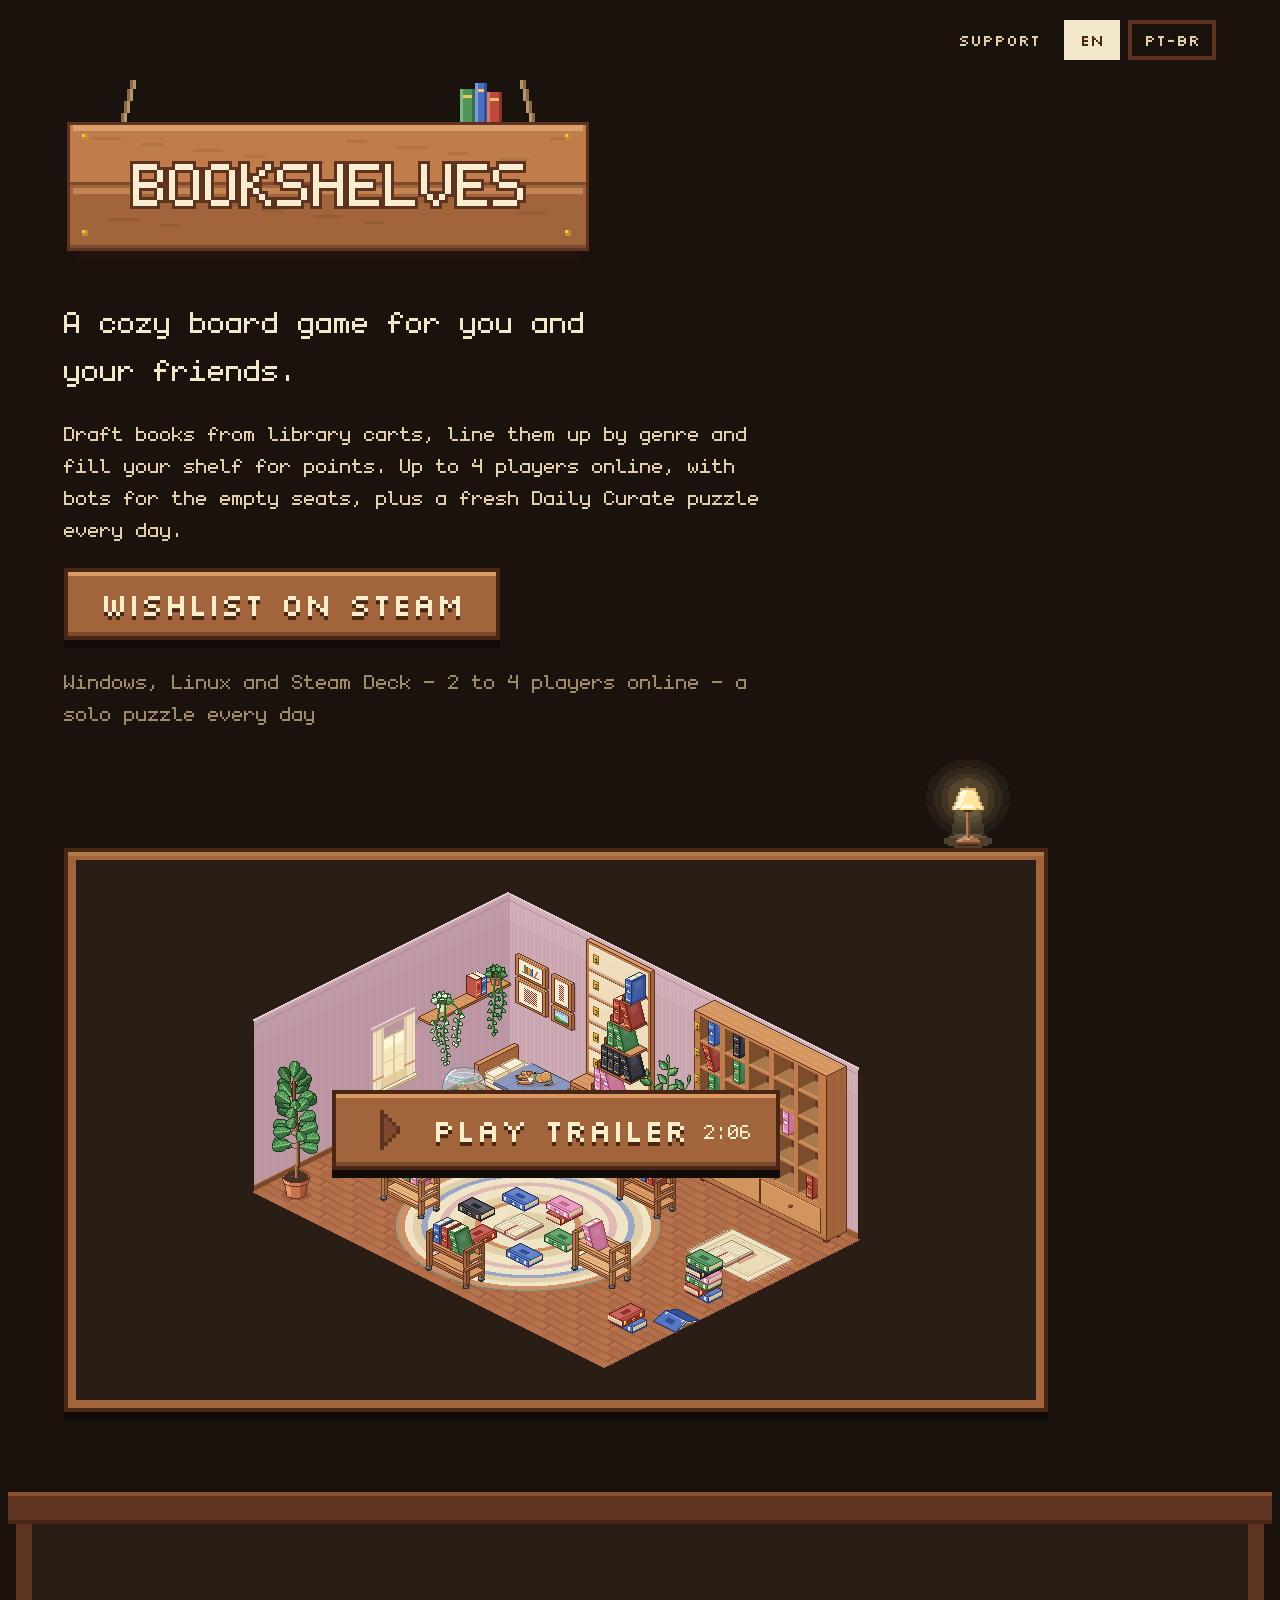
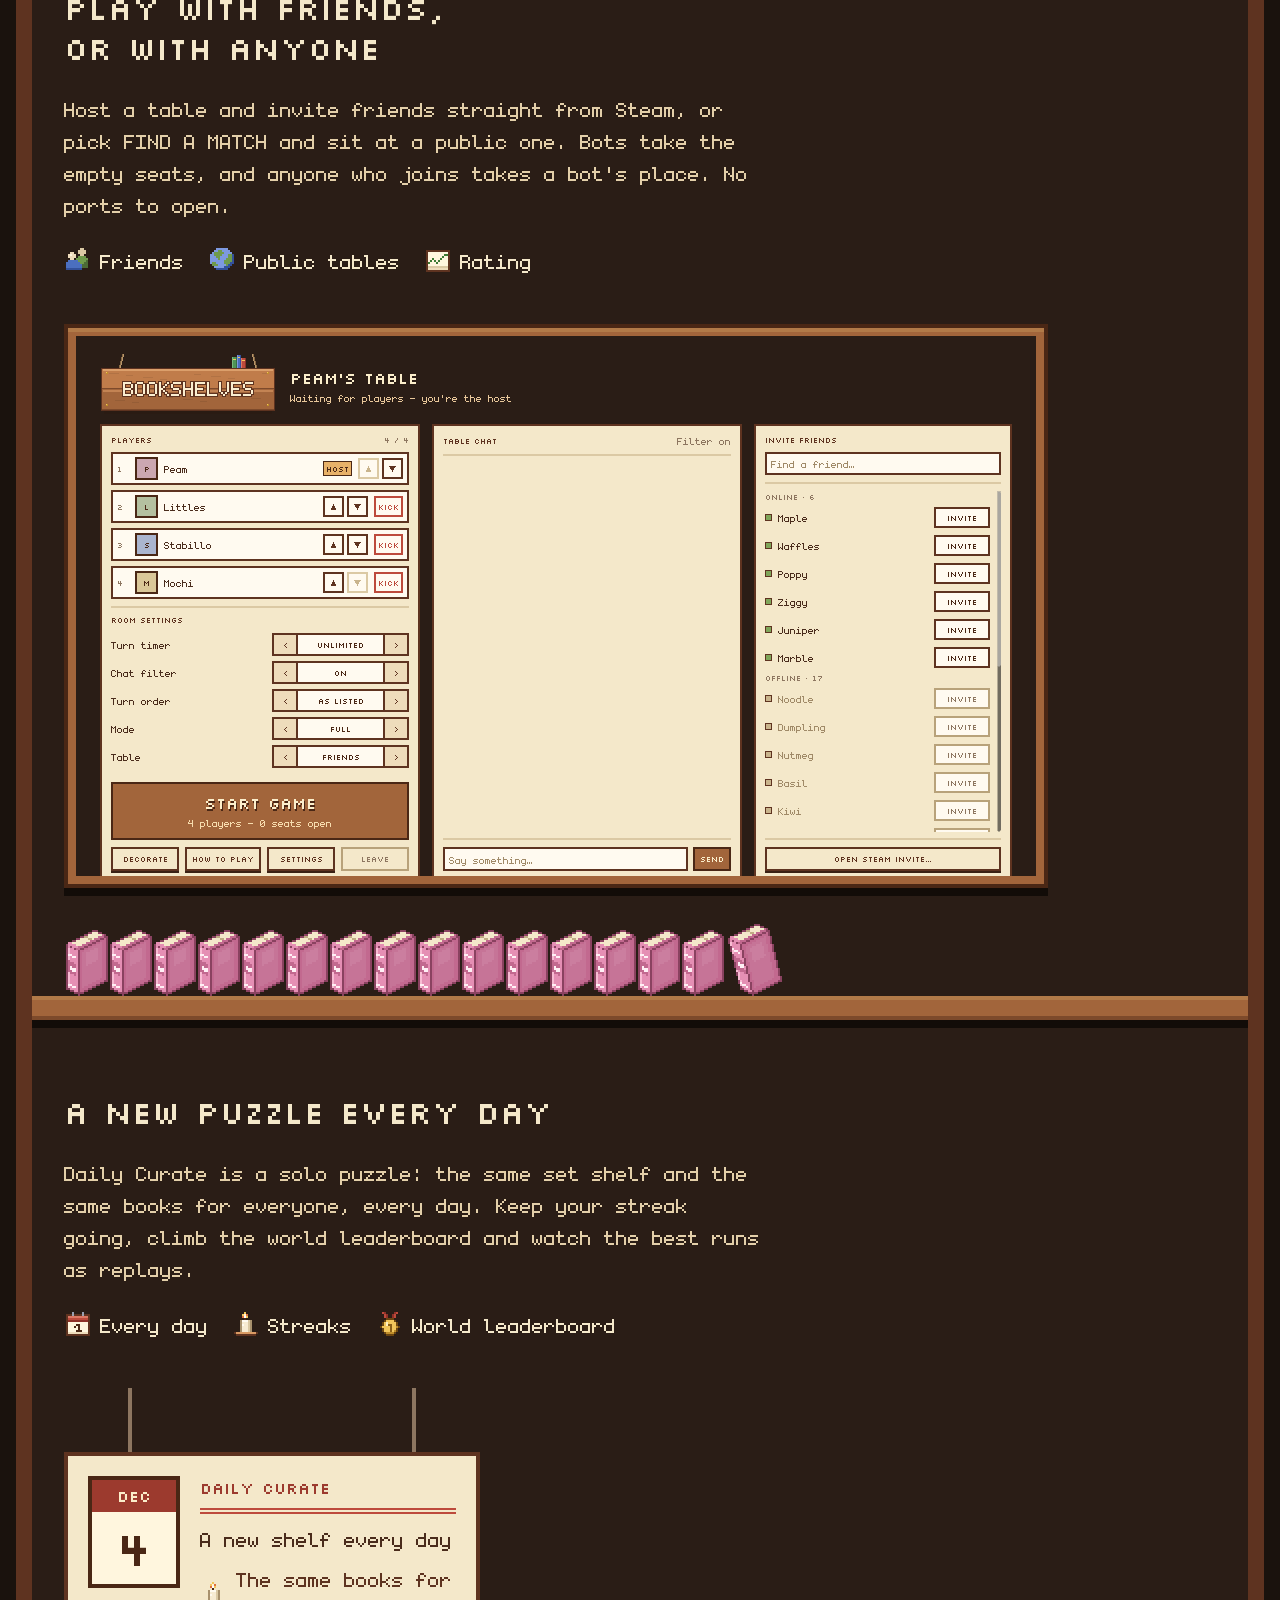
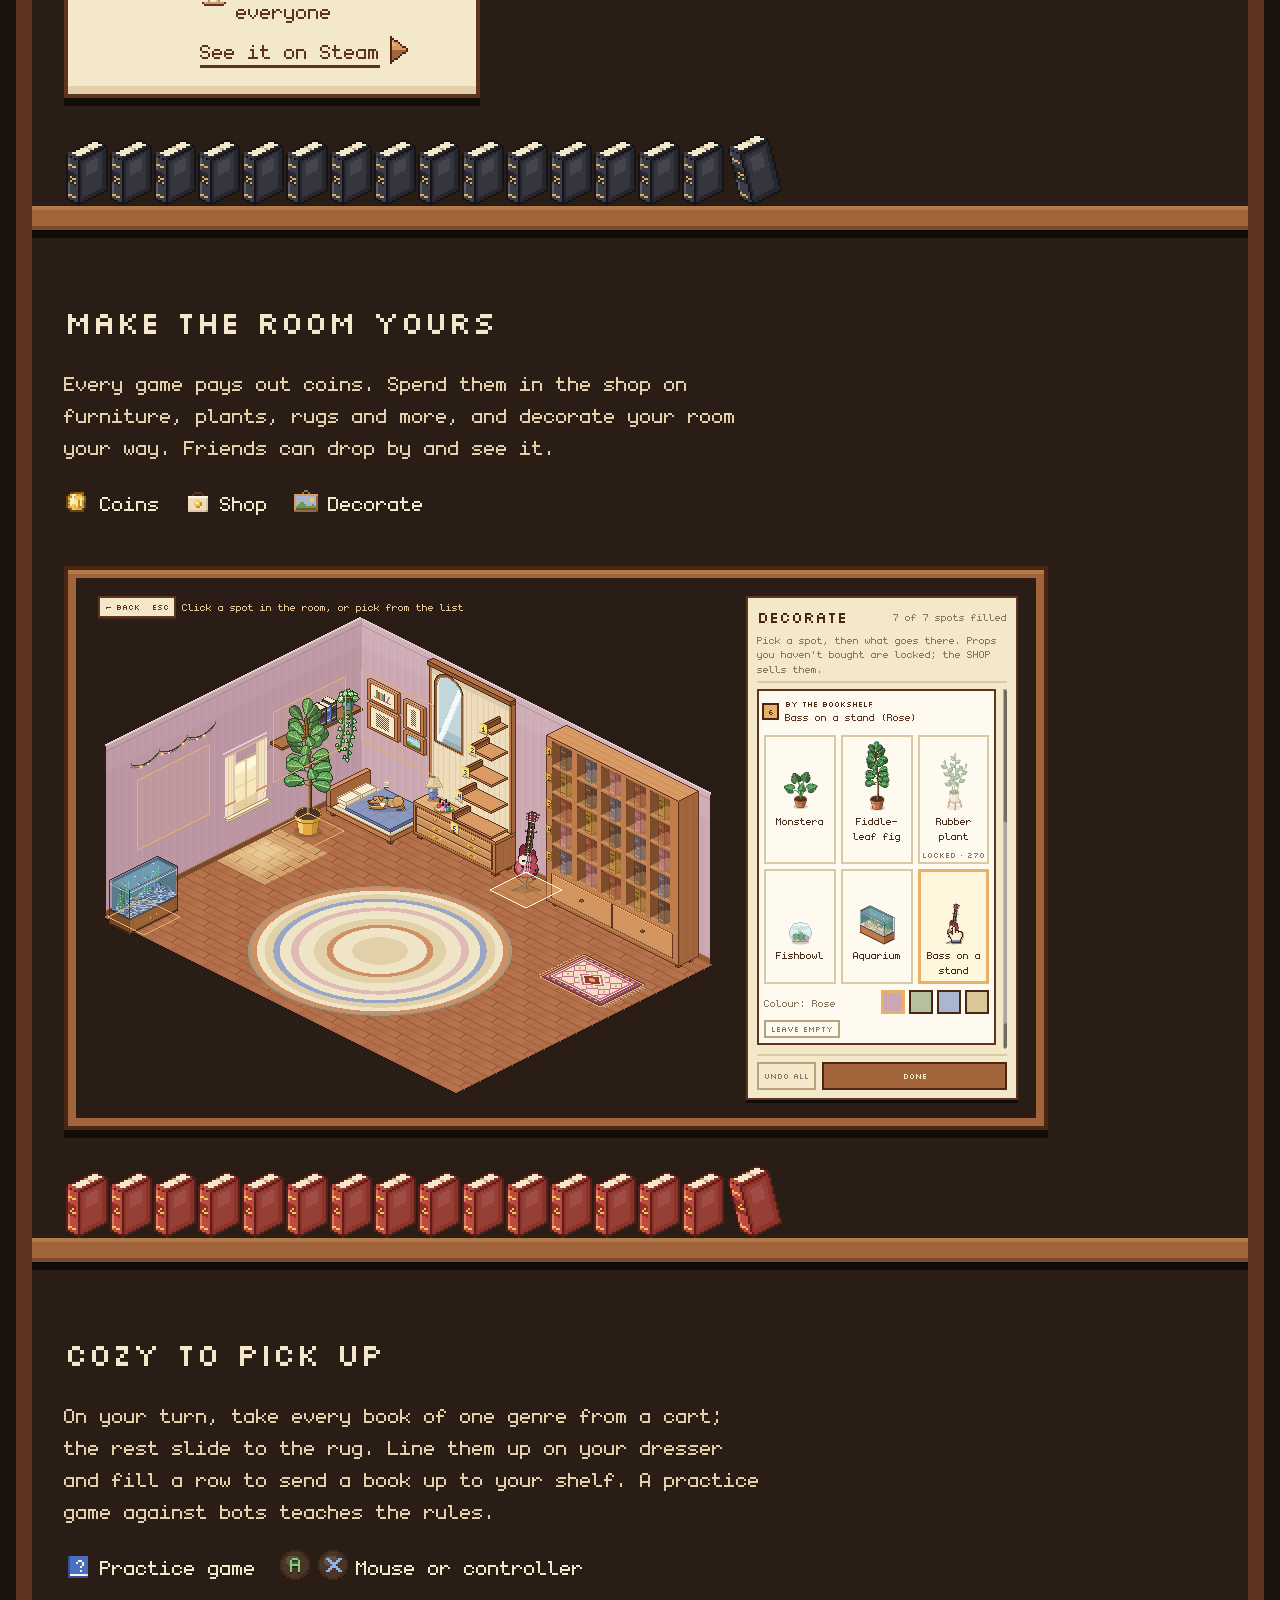
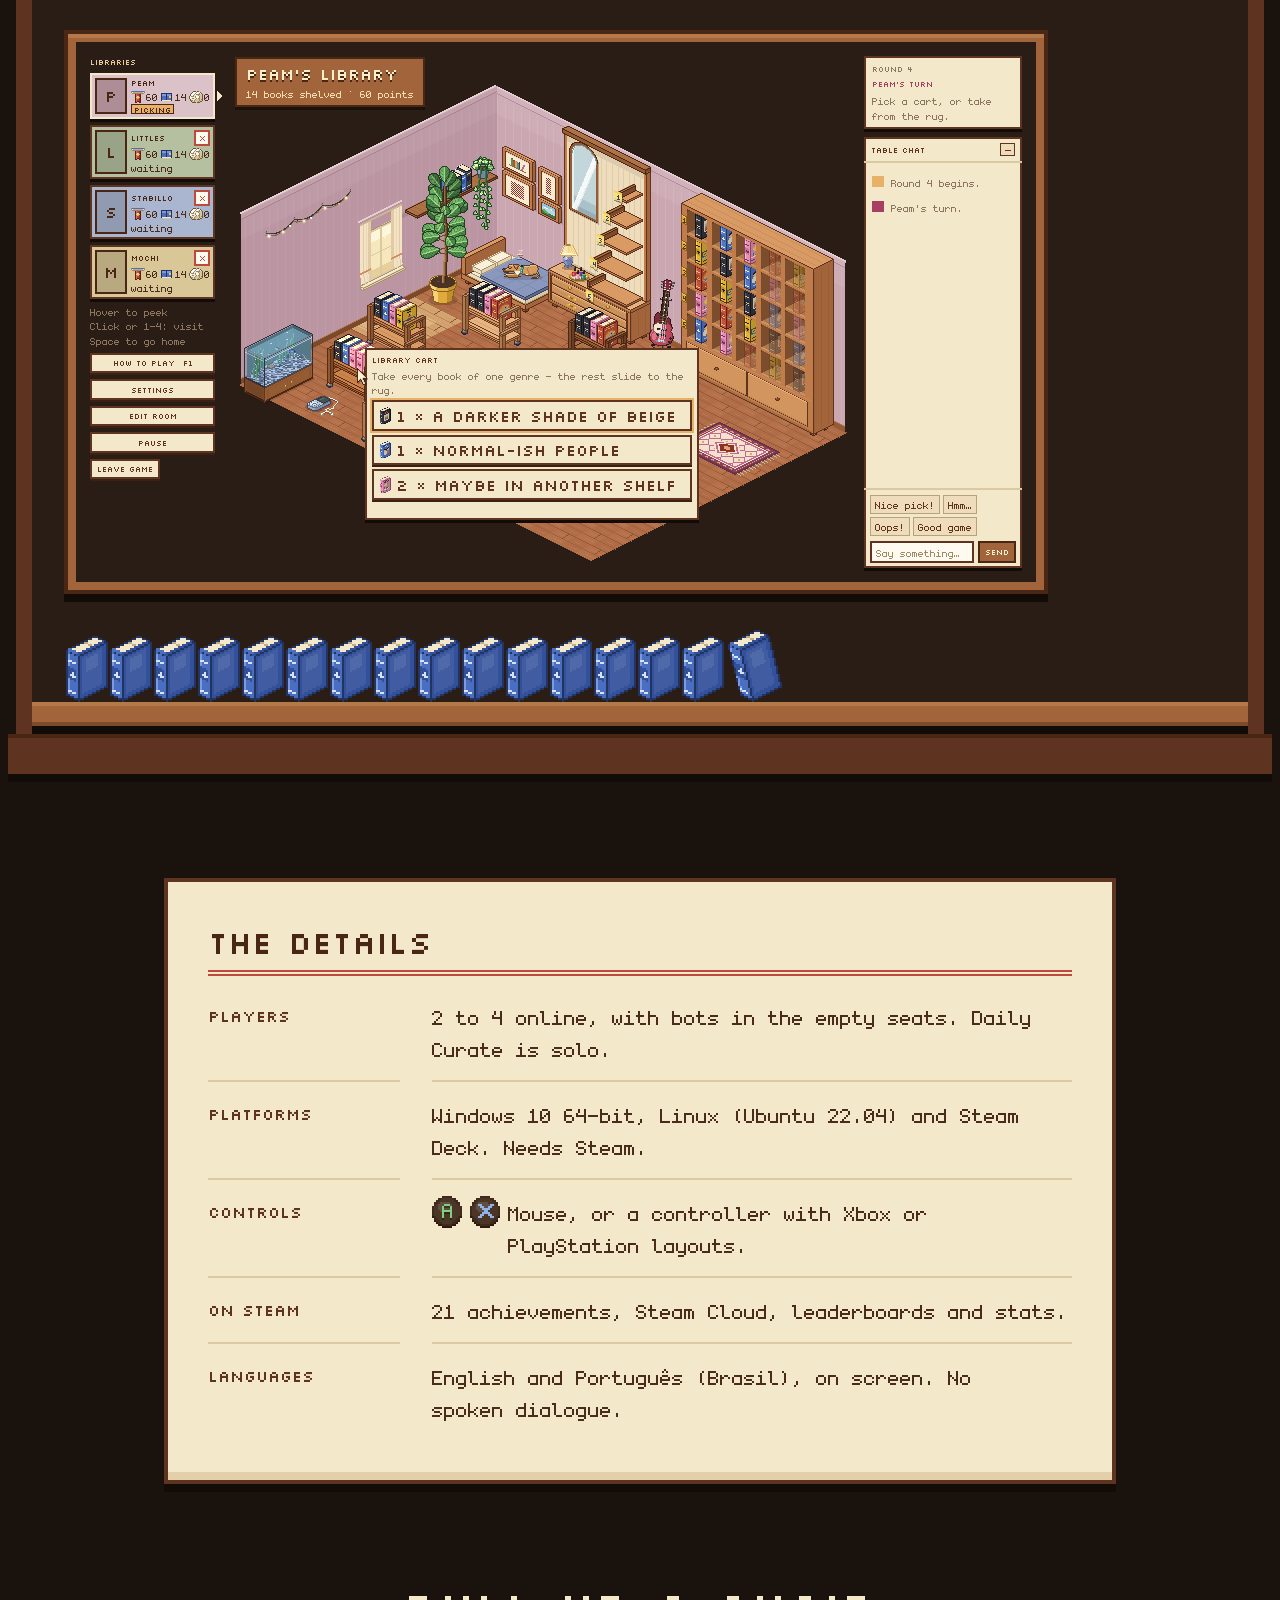
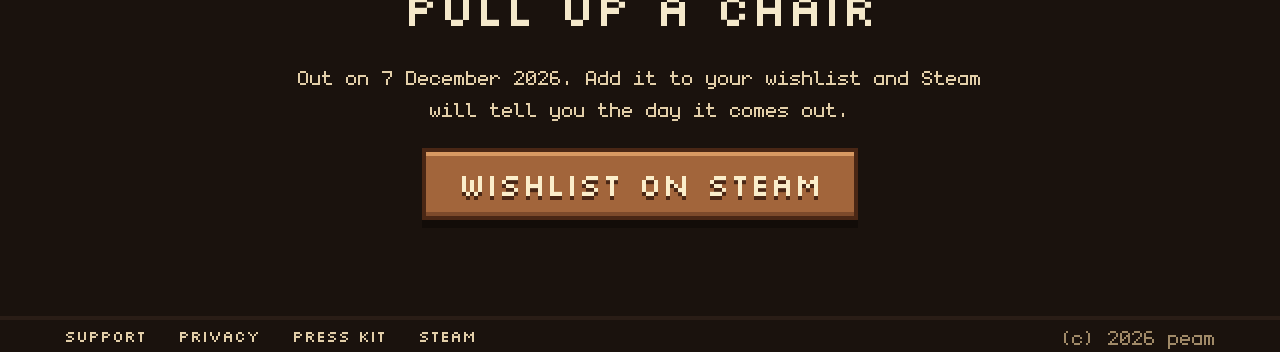
<file: index.html>
<!DOCTYPE html>
<html lang="en" data-release="2026-12-07">
<head>
<meta charset="utf-8">
<meta name="viewport" content="width=device-width, initial-scale=1">
<title>Bookshelves - a cozy board game for you and your friends</title>
<meta name="description" content="Draft books from library carts, line them up by genre and fill your shelf for points. Up to 4 players online on Steam, plus a Daily Curate puzzle every day.">
<meta name="theme-color" content="#1a120d">
<link rel="canonical" href="https://bookshelves.live/">
<link rel="alternate" hreflang="en" href="https://bookshelves.live/"><link rel="alternate" hreflang="pt-BR" href="https://bookshelves.live/pt-br/"><link rel="alternate" hreflang="x-default" href="https://bookshelves.live/">
<meta property="og:type" content="website">
<meta property="og:title" content="Bookshelves - a cozy board game for you and your friends">
<meta property="og:description" content="Draft books from library carts, line them up by genre and fill your shelf for points. Up to 4 players online on Steam, plus a Daily Curate puzzle every day.">
<meta property="og:url" content="https://bookshelves.live/">
<meta property="og:image" content="https://bookshelves.live/assets/og-en.png">
<meta property="og:image:width" content="1200">
<meta property="og:image:height" content="630">
<meta property="og:locale" content="en_US">
<meta name="twitter:card" content="summary_large_image">
<link rel="icon" type="image/png" sizes="32x32" href="/assets/favicon-32.png">
<link rel="icon" type="image/png" sizes="16x16" href="/assets/favicon-16.png">
<link rel="apple-touch-icon" href="/assets/apple-touch-icon-180.png">
<link rel="manifest" href="/site.webmanifest">
<link rel="preload" href="/assets/fonts/Silkscreen-Regular.ttf" as="font" type="font/ttf" crossorigin>
<style>@font-face{font-family:monogram;src:url(/assets/fonts/monogram.ttf) format('truetype');font-display:swap}@font-face{font-family:Silkscreen;src:url(/assets/fonts/Silkscreen-Regular.ttf) format('truetype');font-display:swap}</style>
<link rel="stylesheet" href="/assets/style.css">
<script>document.documentElement.classList.add('js')</script>
<script src="/assets/site.js" defer></script>
</head>
<body class="landing">

<a class="skip" href="#main">SKIP TO CONTENT</a>
<header class="bar wrap"><a class="navlink" href="/support/">SUPPORT</a><div class="langs" role="group" aria-label="Language"><a class="lang on" href="/" hreflang="en" lang="en" aria-current="page">EN</a><a class="lang" href="/pt-br/" hreflang="pt-BR" lang="pt-BR">PT-BR</a></div></header>
<main id="main">
<section class="hero wrap" aria-labelledby="h-title">
<div class="herogrid">
<div class="herotext">
<h1 id="h-title"><img class="px logo" src="/assets/sprites/logo_sign.png" width="528" height="192" alt="Bookshelves"></h1>
<p class="tag">A cozy board game for you and your friends.</p>
<p class="desc">Draft books from library carts, line them up by genre and fill your shelf for points. Up to 4 players online, with bots for the empty seats, plus a fresh Daily Curate puzzle every day.</p>
<a class="btn main" href="https://store.steampowered.com/app/5623550/" data-buy="BUY ON STEAM">WISHLIST ON STEAM</a>
<p class="meta">Windows, Linux and Steam Deck - 2 to 4 players online - a solo puzzle every day</p>
</div>
<div class="lampcol" aria-hidden="true"><span class="lamp" aria-hidden="true" style="width:96px;height:92px;background-image:url(/assets/sprites/lamp_on.png);background-size:576px 92px;--end:-576px;--dur:0.750s;--n:6"></span></div>
<figure class="trailer">
<div class="lamptop" aria-hidden="true"><span class="lamp" aria-hidden="true" style="width:96px;height:92px;background-image:url(/assets/sprites/lamp_on.png);background-size:576px 92px;--end:-576px;--dur:0.750s;--n:6"></span></div>
<div class="frame"><div class="media">
<button type="button" class="poster" aria-label="Play the trailer, 2 minutes 6 seconds, with sound" data-src="/assets/trailer/trailer-en.mp4">
<img class="room" src="/assets/room_you.png" width="644" height="504" alt="">
<span class="playbtn"><img class="px playicon" src="/assets/sprites/icon_mp3_play.png" width="56" height="48" alt=""><span class="pl">PLAY TRAILER</span><span class="len">2:06</span></span>
</button>
</div></div>
<figcaption class="sr">Bookshelves trailer, recorded in the game.</figcaption>
</figure>
</div>
<div class="ledge" aria-hidden="true"></div>
</section>
<section class="case" aria-label="What you do in Bookshelves">
<div class="crown" aria-hidden="true"></div>
<article class="row textfirst" aria-labelledby="h-f0">
<div class="rowgrid">
<div class="rowtext">
<h2 id="h-f0">Play with friends, or with anyone</h2>
<p>Host a table and invite friends straight from Steam, or pick FIND A MATCH and sit at a public one. Bots take the empty seats, and anyone who joins takes a bot&#x27;s place. No ports to open.</p>
<ul class="tags"><li><img class="px" src="/assets/sprites/icon_friend.png" width="28" height="24" alt="" aria-hidden="true"><span>Friends</span></li><li><img class="px" src="/assets/sprites/icon_public.png" width="28" height="24" alt="" aria-hidden="true"><span>Public tables</span></li><li><img class="px" src="/assets/sprites/icon_rating.png" width="28" height="24" alt="" aria-hidden="true"><span>Rating</span></li></ul>
<div class="books in" aria-hidden="true"><img class="px b" src="/assets/sprites/book_romance_up.png" width="44" height="70" alt="" style="--i:0"><img class="px b" src="/assets/sprites/book_romance_up.png" width="44" height="70" alt="" style="--i:1"><img class="px b" src="/assets/sprites/book_romance_up.png" width="44" height="70" alt="" style="--i:2"><img class="px b" src="/assets/sprites/book_romance_up.png" width="44" height="70" alt="" style="--i:3"><img class="px b" src="/assets/sprites/book_romance_up.png" width="44" height="70" alt="" style="--i:4"><img class="px b" src="/assets/sprites/book_romance_up.png" width="44" height="70" alt="" style="--i:5"><img class="px b" src="/assets/sprites/book_romance_up.png" width="44" height="70" alt="" style="--i:6"><img class="px b" src="/assets/sprites/book_romance_up.png" width="44" height="70" alt="" style="--i:7"><img class="px b" src="/assets/sprites/book_romance_up.png" width="44" height="70" alt="" style="--i:8"><img class="px b" src="/assets/sprites/book_romance_up.png" width="44" height="70" alt="" style="--i:9"><img class="px b" src="/assets/sprites/book_romance_up.png" width="44" height="70" alt="" style="--i:10"><img class="px b" src="/assets/sprites/book_romance_up.png" width="44" height="70" alt="" style="--i:11"><img class="px b" src="/assets/sprites/book_romance_up.png" width="44" height="70" alt="" style="--i:12"><img class="px b" src="/assets/sprites/book_romance_up.png" width="44" height="70" alt="" style="--i:13"><img class="px b" src="/assets/sprites/book_romance_up.png" width="44" height="70" alt="" style="--i:14"><img class="px b lean" src="/assets/sprites/book_romance_lean.png" width="58" height="76" alt="" style="--i:15"></div>
</div>
<div class="rowmedia"><div class="frame"><div class="media">
<img class="shot" src="/assets/shots/en/05_lobby-960.png" srcset="/assets/shots/en/05_lobby-960.png 960w, /assets/shots/en/05_lobby-1920.png 1920w" sizes="(min-width: 1024px) 960px, 100vw" width="960" height="540" loading="lazy" alt="The lobby: four players at a table, seats you can reorder, and friends to invite">
</div></div></div>
</div>
<div class="books below" aria-hidden="true"><img class="px b" src="/assets/sprites/book_romance_up.png" width="44" height="70" alt="" style="--i:0"><img class="px b" src="/assets/sprites/book_romance_up.png" width="44" height="70" alt="" style="--i:1"><img class="px b" src="/assets/sprites/book_romance_up.png" width="44" height="70" alt="" style="--i:2"><img class="px b" src="/assets/sprites/book_romance_up.png" width="44" height="70" alt="" style="--i:3"><img class="px b" src="/assets/sprites/book_romance_up.png" width="44" height="70" alt="" style="--i:4"><img class="px b" src="/assets/sprites/book_romance_up.png" width="44" height="70" alt="" style="--i:5"><img class="px b" src="/assets/sprites/book_romance_up.png" width="44" height="70" alt="" style="--i:6"><img class="px b" src="/assets/sprites/book_romance_up.png" width="44" height="70" alt="" style="--i:7"><img class="px b" src="/assets/sprites/book_romance_up.png" width="44" height="70" alt="" style="--i:8"><img class="px b" src="/assets/sprites/book_romance_up.png" width="44" height="70" alt="" style="--i:9"><img class="px b" src="/assets/sprites/book_romance_up.png" width="44" height="70" alt="" style="--i:10"><img class="px b" src="/assets/sprites/book_romance_up.png" width="44" height="70" alt="" style="--i:11"><img class="px b" src="/assets/sprites/book_romance_up.png" width="44" height="70" alt="" style="--i:12"><img class="px b" src="/assets/sprites/book_romance_up.png" width="44" height="70" alt="" style="--i:13"><img class="px b" src="/assets/sprites/book_romance_up.png" width="44" height="70" alt="" style="--i:14"><img class="px b lean" src="/assets/sprites/book_romance_lean.png" width="58" height="76" alt="" style="--i:15"></div>
<div class="plank" aria-hidden="true"></div>
</article><article class="row mediafirst dailyrow" aria-labelledby="h-f1">
<div class="rowgrid">
<div class="rowtext">
<h2 id="h-f1">A new puzzle every day</h2>
<p>Daily Curate is a solo puzzle: the same set shelf and the same books for everyone, every day. Keep your streak going, climb the world leaderboard and watch the best runs as replays.</p>
<ul class="tags"><li><img class="px" src="/assets/sprites/icon_calendar.png" width="28" height="24" alt="" aria-hidden="true"><span>Every day</span></li><li><img class="px" src="/assets/sprites/icon_streak.png" width="28" height="24" alt="" aria-hidden="true"><span>Streaks</span></li><li><img class="px" src="/assets/sprites/icon_top.png" width="28" height="24" alt="" aria-hidden="true"><span>World leaderboard</span></li></ul>
<div class="books in" aria-hidden="true"><img class="px b" src="/assets/sprites/book_mystery_up.png" width="44" height="70" alt="" style="--i:0"><img class="px b" src="/assets/sprites/book_mystery_up.png" width="44" height="70" alt="" style="--i:1"><img class="px b" src="/assets/sprites/book_mystery_up.png" width="44" height="70" alt="" style="--i:2"><img class="px b" src="/assets/sprites/book_mystery_up.png" width="44" height="70" alt="" style="--i:3"><img class="px b" src="/assets/sprites/book_mystery_up.png" width="44" height="70" alt="" style="--i:4"><img class="px b" src="/assets/sprites/book_mystery_up.png" width="44" height="70" alt="" style="--i:5"><img class="px b" src="/assets/sprites/book_mystery_up.png" width="44" height="70" alt="" style="--i:6"><img class="px b" src="/assets/sprites/book_mystery_up.png" width="44" height="70" alt="" style="--i:7"><img class="px b" src="/assets/sprites/book_mystery_up.png" width="44" height="70" alt="" style="--i:8"><img class="px b" src="/assets/sprites/book_mystery_up.png" width="44" height="70" alt="" style="--i:9"><img class="px b" src="/assets/sprites/book_mystery_up.png" width="44" height="70" alt="" style="--i:10"><img class="px b" src="/assets/sprites/book_mystery_up.png" width="44" height="70" alt="" style="--i:11"><img class="px b" src="/assets/sprites/book_mystery_up.png" width="44" height="70" alt="" style="--i:12"><img class="px b" src="/assets/sprites/book_mystery_up.png" width="44" height="70" alt="" style="--i:13"><img class="px b" src="/assets/sprites/book_mystery_up.png" width="44" height="70" alt="" style="--i:14"><img class="px b lean" src="/assets/sprites/book_mystery_lean.png" width="58" height="76" alt="" style="--i:15"></div>
</div>
<div class="rowmedia"><div class="daily">
<div class="strings" aria-hidden="true"><span></span><span></span></div>
<div class="card">
<div class="cal" role="img" aria-label="Today" data-months="JAN,FEB,MAR,APR,MAY,JUN,JUL,AUG,SEP,OCT,NOV,DEC"><span class="mo">NOV</span><span class="dy">15</span></div>
<div class="cardtext">
<span class="ctitle">DAILY CURATE</span><span class="rule" aria-hidden="true"></span>
<span>A new shelf every day</span>
<span class="streak"><img class="px" src="/assets/sprites/icon_streak.png" width="28" height="24" alt="" aria-hidden="true">The same books for everyone</span>
<a href="https://store.steampowered.com/app/5623550/">See it on Steam<img class="px" src="/assets/sprites/lb_arrow_next.png" width="24" height="28" alt="" aria-hidden="true"></a>
</div></div></div></div>
</div>
<div class="books below" aria-hidden="true"><img class="px b" src="/assets/sprites/book_mystery_up.png" width="44" height="70" alt="" style="--i:0"><img class="px b" src="/assets/sprites/book_mystery_up.png" width="44" height="70" alt="" style="--i:1"><img class="px b" src="/assets/sprites/book_mystery_up.png" width="44" height="70" alt="" style="--i:2"><img class="px b" src="/assets/sprites/book_mystery_up.png" width="44" height="70" alt="" style="--i:3"><img class="px b" src="/assets/sprites/book_mystery_up.png" width="44" height="70" alt="" style="--i:4"><img class="px b" src="/assets/sprites/book_mystery_up.png" width="44" height="70" alt="" style="--i:5"><img class="px b" src="/assets/sprites/book_mystery_up.png" width="44" height="70" alt="" style="--i:6"><img class="px b" src="/assets/sprites/book_mystery_up.png" width="44" height="70" alt="" style="--i:7"><img class="px b" src="/assets/sprites/book_mystery_up.png" width="44" height="70" alt="" style="--i:8"><img class="px b" src="/assets/sprites/book_mystery_up.png" width="44" height="70" alt="" style="--i:9"><img class="px b" src="/assets/sprites/book_mystery_up.png" width="44" height="70" alt="" style="--i:10"><img class="px b" src="/assets/sprites/book_mystery_up.png" width="44" height="70" alt="" style="--i:11"><img class="px b" src="/assets/sprites/book_mystery_up.png" width="44" height="70" alt="" style="--i:12"><img class="px b" src="/assets/sprites/book_mystery_up.png" width="44" height="70" alt="" style="--i:13"><img class="px b" src="/assets/sprites/book_mystery_up.png" width="44" height="70" alt="" style="--i:14"><img class="px b lean" src="/assets/sprites/book_mystery_lean.png" width="58" height="76" alt="" style="--i:15"></div>
<div class="plank" aria-hidden="true"></div>
</article><article class="row textfirst" aria-labelledby="h-f2">
<div class="rowgrid">
<div class="rowtext">
<h2 id="h-f2">Make the room yours</h2>
<p>Every game pays out coins. Spend them in the shop on furniture, plants, rugs and more, and decorate your room your way. Friends can drop by and see it.</p>
<ul class="tags"><li><img class="px" src="/assets/sprites/icon_coin.png" width="28" height="24" alt="" aria-hidden="true"><span>Coins</span></li><li><img class="px" src="/assets/sprites/icon_shop.png" width="28" height="24" alt="" aria-hidden="true"><span>Shop</span></li><li><img class="px" src="/assets/sprites/icon_decorate.png" width="28" height="24" alt="" aria-hidden="true"><span>Decorate</span></li></ul>
<div class="books in" aria-hidden="true"><img class="px b" src="/assets/sprites/book_fantasy_up.png" width="44" height="70" alt="" style="--i:0"><img class="px b" src="/assets/sprites/book_fantasy_up.png" width="44" height="70" alt="" style="--i:1"><img class="px b" src="/assets/sprites/book_fantasy_up.png" width="44" height="70" alt="" style="--i:2"><img class="px b" src="/assets/sprites/book_fantasy_up.png" width="44" height="70" alt="" style="--i:3"><img class="px b" src="/assets/sprites/book_fantasy_up.png" width="44" height="70" alt="" style="--i:4"><img class="px b" src="/assets/sprites/book_fantasy_up.png" width="44" height="70" alt="" style="--i:5"><img class="px b" src="/assets/sprites/book_fantasy_up.png" width="44" height="70" alt="" style="--i:6"><img class="px b" src="/assets/sprites/book_fantasy_up.png" width="44" height="70" alt="" style="--i:7"><img class="px b" src="/assets/sprites/book_fantasy_up.png" width="44" height="70" alt="" style="--i:8"><img class="px b" src="/assets/sprites/book_fantasy_up.png" width="44" height="70" alt="" style="--i:9"><img class="px b" src="/assets/sprites/book_fantasy_up.png" width="44" height="70" alt="" style="--i:10"><img class="px b" src="/assets/sprites/book_fantasy_up.png" width="44" height="70" alt="" style="--i:11"><img class="px b" src="/assets/sprites/book_fantasy_up.png" width="44" height="70" alt="" style="--i:12"><img class="px b" src="/assets/sprites/book_fantasy_up.png" width="44" height="70" alt="" style="--i:13"><img class="px b" src="/assets/sprites/book_fantasy_up.png" width="44" height="70" alt="" style="--i:14"><img class="px b lean" src="/assets/sprites/book_fantasy_lean.png" width="58" height="76" alt="" style="--i:15"></div>
</div>
<div class="rowmedia"><div class="frame"><div class="media">
<img class="shot" src="/assets/shots/en/01_decorate-960.png" srcset="/assets/shots/en/01_decorate-960.png 960w, /assets/shots/en/01_decorate-1920.png 1920w" sizes="(min-width: 1024px) 960px, 100vw" width="960" height="540" loading="lazy" alt="Decorating a room: picking a plant, a fishbowl or a bass on a stand for a spot by the bookshelf">
</div></div></div>
</div>
<div class="books below" aria-hidden="true"><img class="px b" src="/assets/sprites/book_fantasy_up.png" width="44" height="70" alt="" style="--i:0"><img class="px b" src="/assets/sprites/book_fantasy_up.png" width="44" height="70" alt="" style="--i:1"><img class="px b" src="/assets/sprites/book_fantasy_up.png" width="44" height="70" alt="" style="--i:2"><img class="px b" src="/assets/sprites/book_fantasy_up.png" width="44" height="70" alt="" style="--i:3"><img class="px b" src="/assets/sprites/book_fantasy_up.png" width="44" height="70" alt="" style="--i:4"><img class="px b" src="/assets/sprites/book_fantasy_up.png" width="44" height="70" alt="" style="--i:5"><img class="px b" src="/assets/sprites/book_fantasy_up.png" width="44" height="70" alt="" style="--i:6"><img class="px b" src="/assets/sprites/book_fantasy_up.png" width="44" height="70" alt="" style="--i:7"><img class="px b" src="/assets/sprites/book_fantasy_up.png" width="44" height="70" alt="" style="--i:8"><img class="px b" src="/assets/sprites/book_fantasy_up.png" width="44" height="70" alt="" style="--i:9"><img class="px b" src="/assets/sprites/book_fantasy_up.png" width="44" height="70" alt="" style="--i:10"><img class="px b" src="/assets/sprites/book_fantasy_up.png" width="44" height="70" alt="" style="--i:11"><img class="px b" src="/assets/sprites/book_fantasy_up.png" width="44" height="70" alt="" style="--i:12"><img class="px b" src="/assets/sprites/book_fantasy_up.png" width="44" height="70" alt="" style="--i:13"><img class="px b" src="/assets/sprites/book_fantasy_up.png" width="44" height="70" alt="" style="--i:14"><img class="px b lean" src="/assets/sprites/book_fantasy_lean.png" width="58" height="76" alt="" style="--i:15"></div>
<div class="plank" aria-hidden="true"></div>
</article><article class="row mediafirst" aria-labelledby="h-f3">
<div class="rowgrid">
<div class="rowtext">
<h2 id="h-f3">Cozy to pick up</h2>
<p>On your turn, take every book of one genre from a cart; the rest slide to the rug. Line them up on your dresser and fill a row to send a book up to your shelf. A practice game against bots teaches the rules.</p>
<ul class="tags"><li><img class="px" src="/assets/sprites/icon_help.png" width="28" height="24" alt="" aria-hidden="true"><span>Practice game</span></li><li><img class="px" src="/assets/sprites/xb_a.png" width="30" height="32" alt="" aria-hidden="true"><img class="px" src="/assets/sprites/ps_cross.png" width="30" height="32" alt="" aria-hidden="true"><span>Mouse or controller</span></li></ul>
<div class="books in" aria-hidden="true"><img class="px b" src="/assets/sprites/book_scifi_up.png" width="44" height="70" alt="" style="--i:0"><img class="px b" src="/assets/sprites/book_scifi_up.png" width="44" height="70" alt="" style="--i:1"><img class="px b" src="/assets/sprites/book_scifi_up.png" width="44" height="70" alt="" style="--i:2"><img class="px b" src="/assets/sprites/book_scifi_up.png" width="44" height="70" alt="" style="--i:3"><img class="px b" src="/assets/sprites/book_scifi_up.png" width="44" height="70" alt="" style="--i:4"><img class="px b" src="/assets/sprites/book_scifi_up.png" width="44" height="70" alt="" style="--i:5"><img class="px b" src="/assets/sprites/book_scifi_up.png" width="44" height="70" alt="" style="--i:6"><img class="px b" src="/assets/sprites/book_scifi_up.png" width="44" height="70" alt="" style="--i:7"><img class="px b" src="/assets/sprites/book_scifi_up.png" width="44" height="70" alt="" style="--i:8"><img class="px b" src="/assets/sprites/book_scifi_up.png" width="44" height="70" alt="" style="--i:9"><img class="px b" src="/assets/sprites/book_scifi_up.png" width="44" height="70" alt="" style="--i:10"><img class="px b" src="/assets/sprites/book_scifi_up.png" width="44" height="70" alt="" style="--i:11"><img class="px b" src="/assets/sprites/book_scifi_up.png" width="44" height="70" alt="" style="--i:12"><img class="px b" src="/assets/sprites/book_scifi_up.png" width="44" height="70" alt="" style="--i:13"><img class="px b" src="/assets/sprites/book_scifi_up.png" width="44" height="70" alt="" style="--i:14"><img class="px b lean" src="/assets/sprites/book_scifi_lean.png" width="58" height="76" alt="" style="--i:15"></div>
</div>
<div class="rowmedia"><div class="frame"><div class="media">
<img class="shot" src="/assets/shots/en/06_pick_genre-960.png" srcset="/assets/shots/en/06_pick_genre-960.png 960w, /assets/shots/en/06_pick_genre-1920.png 1920w" sizes="(min-width: 1024px) 960px, 100vw" width="960" height="540" loading="lazy" alt="A player choosing which books to take from a library cart">
</div></div></div>
</div>
<div class="books below" aria-hidden="true"><img class="px b" src="/assets/sprites/book_scifi_up.png" width="44" height="70" alt="" style="--i:0"><img class="px b" src="/assets/sprites/book_scifi_up.png" width="44" height="70" alt="" style="--i:1"><img class="px b" src="/assets/sprites/book_scifi_up.png" width="44" height="70" alt="" style="--i:2"><img class="px b" src="/assets/sprites/book_scifi_up.png" width="44" height="70" alt="" style="--i:3"><img class="px b" src="/assets/sprites/book_scifi_up.png" width="44" height="70" alt="" style="--i:4"><img class="px b" src="/assets/sprites/book_scifi_up.png" width="44" height="70" alt="" style="--i:5"><img class="px b" src="/assets/sprites/book_scifi_up.png" width="44" height="70" alt="" style="--i:6"><img class="px b" src="/assets/sprites/book_scifi_up.png" width="44" height="70" alt="" style="--i:7"><img class="px b" src="/assets/sprites/book_scifi_up.png" width="44" height="70" alt="" style="--i:8"><img class="px b" src="/assets/sprites/book_scifi_up.png" width="44" height="70" alt="" style="--i:9"><img class="px b" src="/assets/sprites/book_scifi_up.png" width="44" height="70" alt="" style="--i:10"><img class="px b" src="/assets/sprites/book_scifi_up.png" width="44" height="70" alt="" style="--i:11"><img class="px b" src="/assets/sprites/book_scifi_up.png" width="44" height="70" alt="" style="--i:12"><img class="px b" src="/assets/sprites/book_scifi_up.png" width="44" height="70" alt="" style="--i:13"><img class="px b" src="/assets/sprites/book_scifi_up.png" width="44" height="70" alt="" style="--i:14"><img class="px b lean" src="/assets/sprites/book_scifi_lean.png" width="58" height="76" alt="" style="--i:15"></div>
<div class="plank" aria-hidden="true"></div>
</article>
<div class="plinth" aria-hidden="true"></div>
</section>
<section class="end wrap" aria-labelledby="h-details">
<div class="paper">
<h2 id="h-details">THE DETAILS</h2>
<span class="rule" aria-hidden="true"></span>
<dl><dt>PLAYERS</dt><dd><span>2 to 4 online, with bots in the empty seats. Daily Curate is solo.</span></dd><dt>PLATFORMS</dt><dd><span>Windows 10 64-bit, Linux (Ubuntu 22.04) and Steam Deck. Needs Steam.</span></dd><dt>CONTROLS</dt><dd><img class="px" src="/assets/sprites/xb_a.png" width="30" height="32" alt="" aria-hidden="true"><img class="px" src="/assets/sprites/ps_cross.png" width="30" height="32" alt="" aria-hidden="true"><span>Mouse, or a controller with Xbox or PlayStation layouts.</span></dd><dt>ON STEAM</dt><dd><span>21 achievements, Steam Cloud, leaderboards and stats.</span></dd><dt>LANGUAGES</dt><dd><span>English and Português (Brasil), on screen. No spoken dialogue.</span></dd></dl>
</div>
<div class="closing">
<h2 class="endh">PULL UP A CHAIR</h2>
<p class="lead" data-buy="Out now for Windows, Linux and Steam Deck.">Out on 7 December 2026. Add it to your wishlist and Steam will tell you the day it comes out.</p>
<a class="btn main" href="https://store.steampowered.com/app/5623550/" data-buy="BUY ON STEAM">WISHLIST ON STEAM</a>
<div class="widget" data-src="https://store.steampowered.com/widget/5623550/"></div>
</div>
</section>
</main>
<footer class="foot wrap"><nav aria-label="Site">
<a href="/support/">SUPPORT</a><a href="/support/privacy/">PRIVACY</a><a href="/press/">PRESS KIT</a><a href="https://store.steampowered.com/app/5623550/">STEAM</a>
</nav><span class="copy">(c) 2026 peam</span></footer>
</body>
</html>
</file>
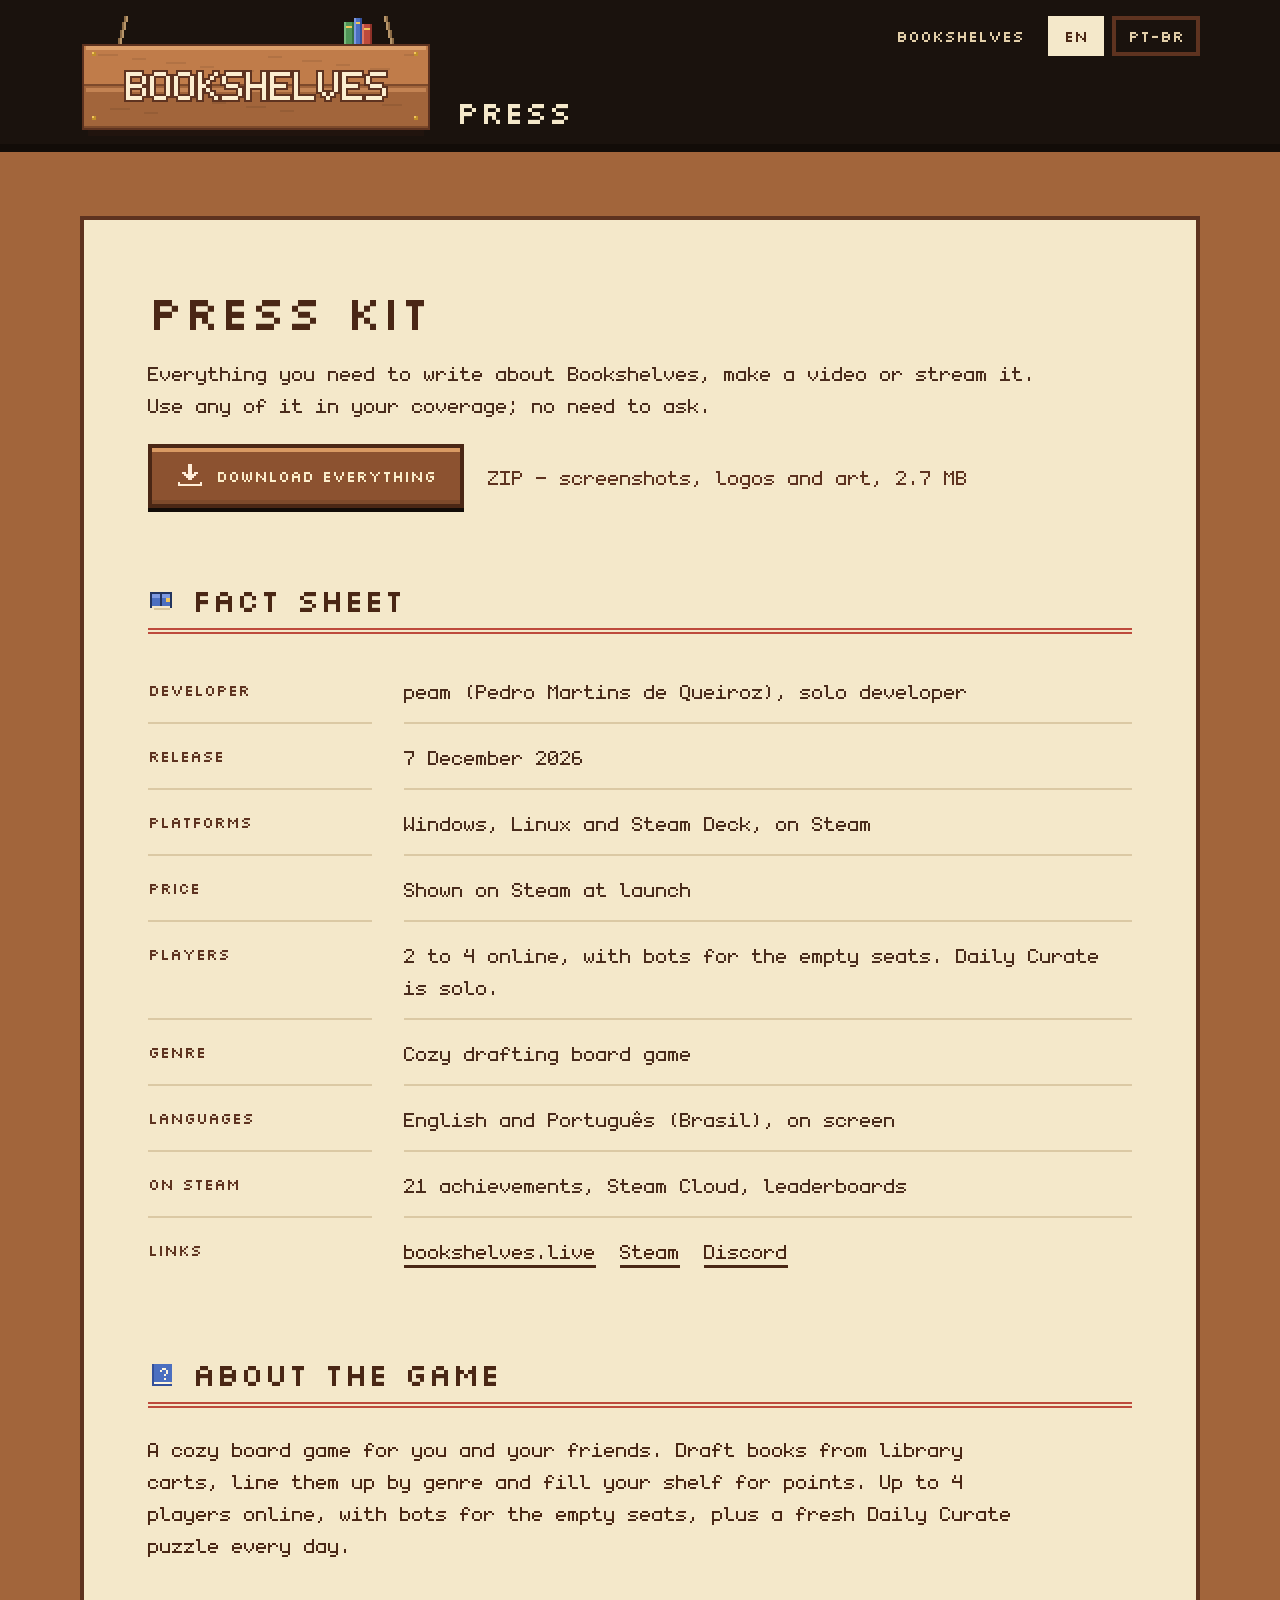
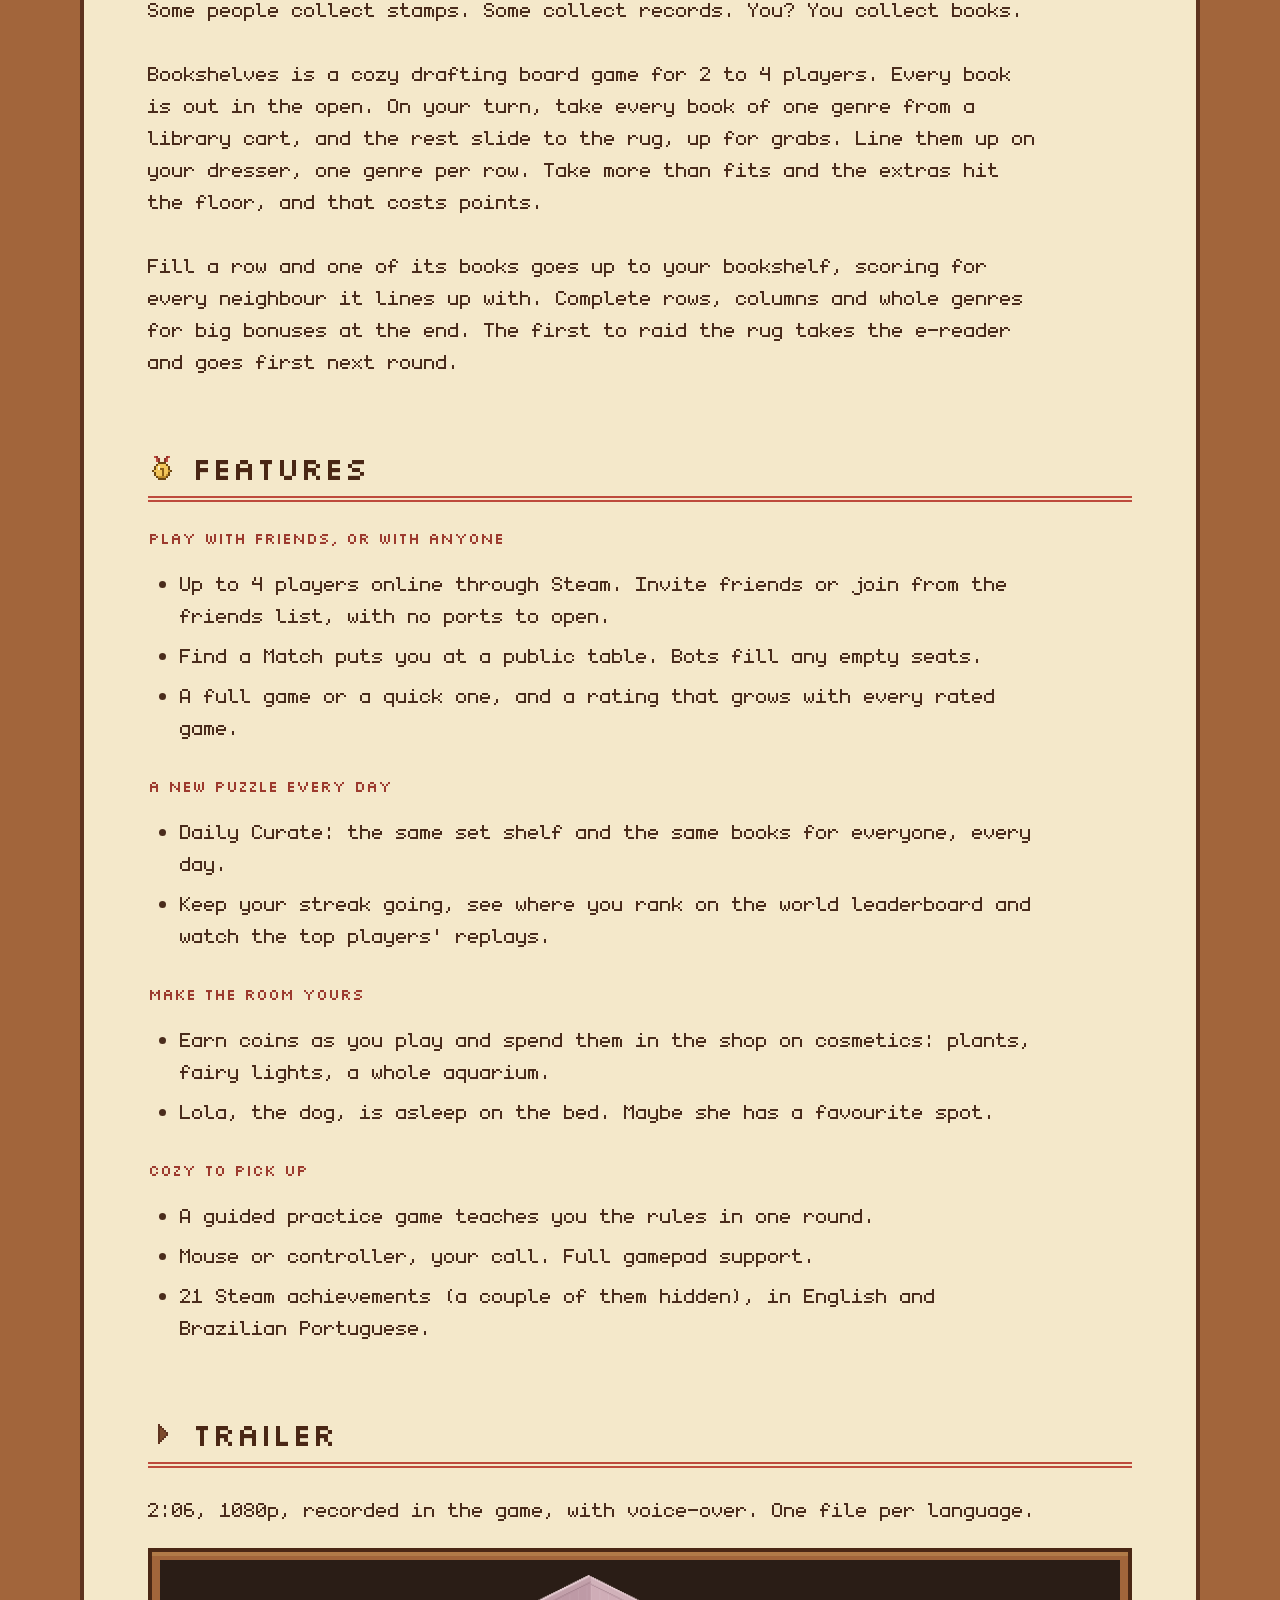
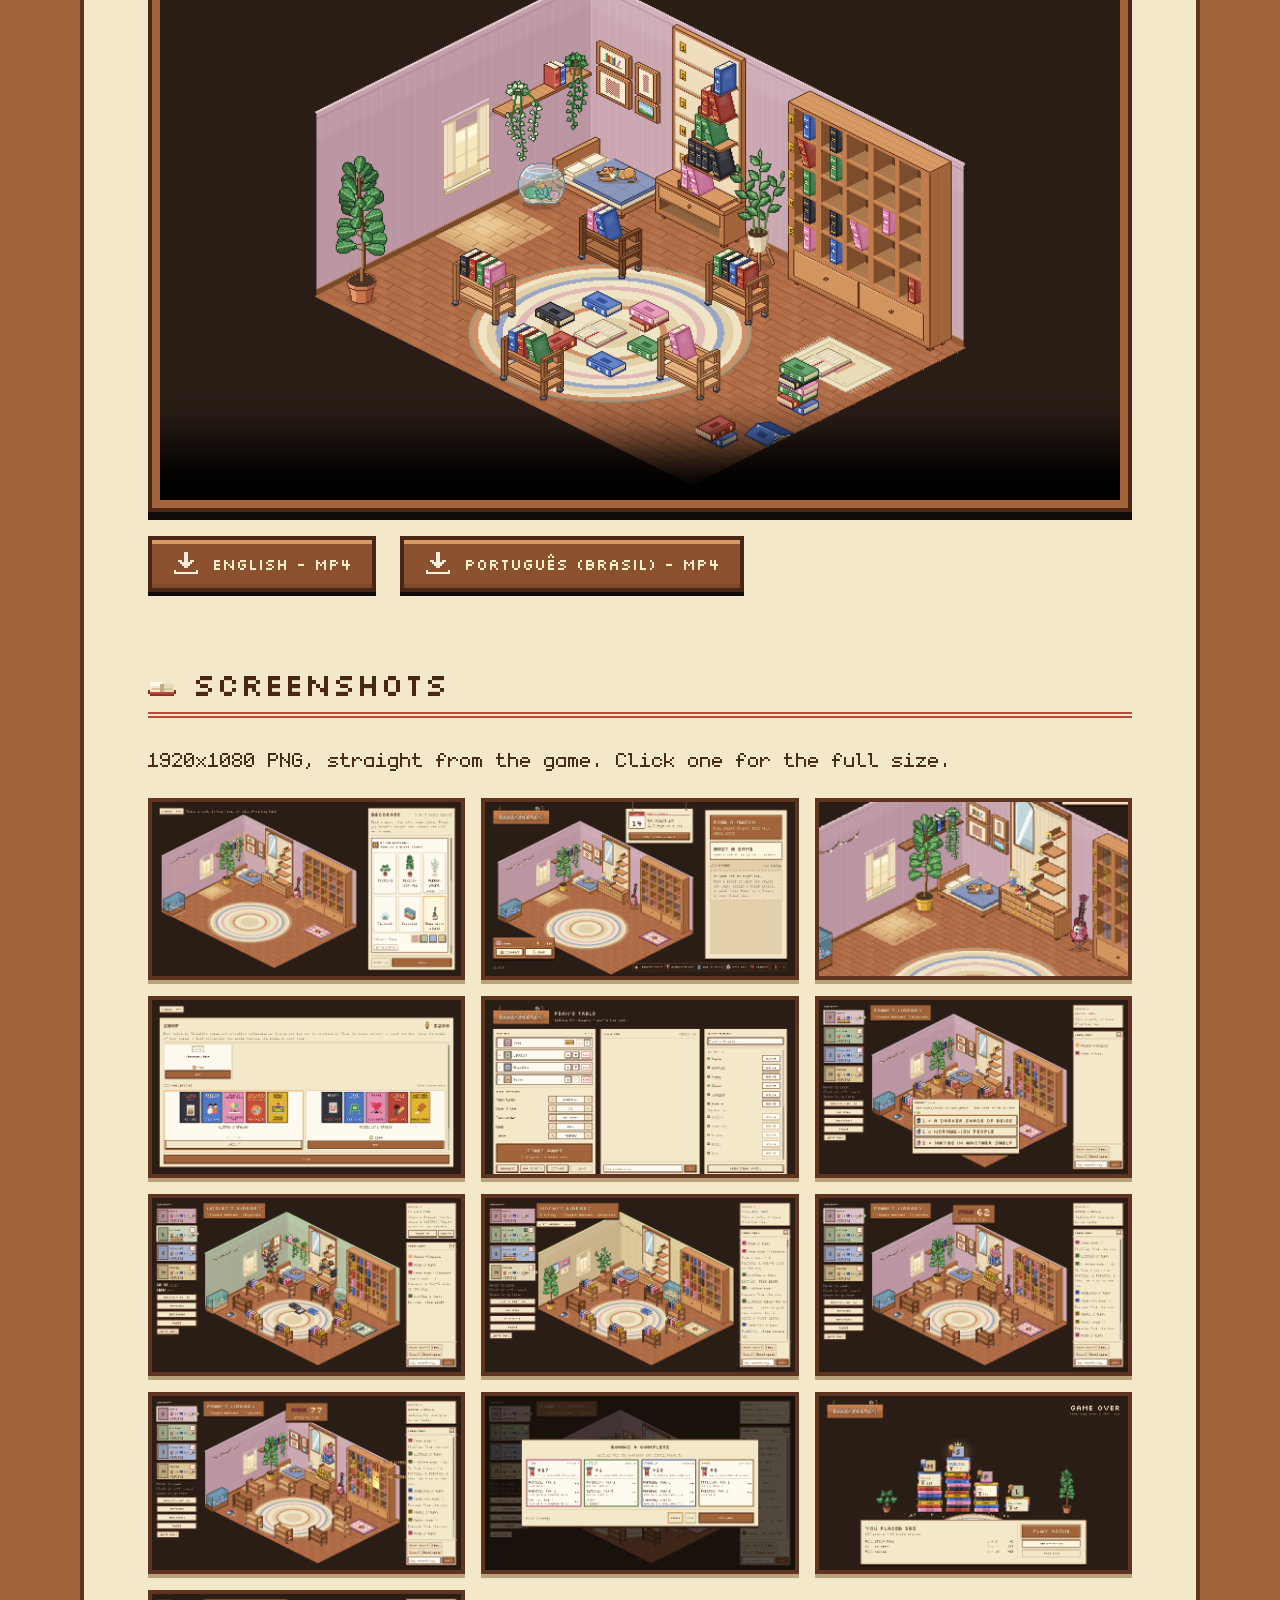
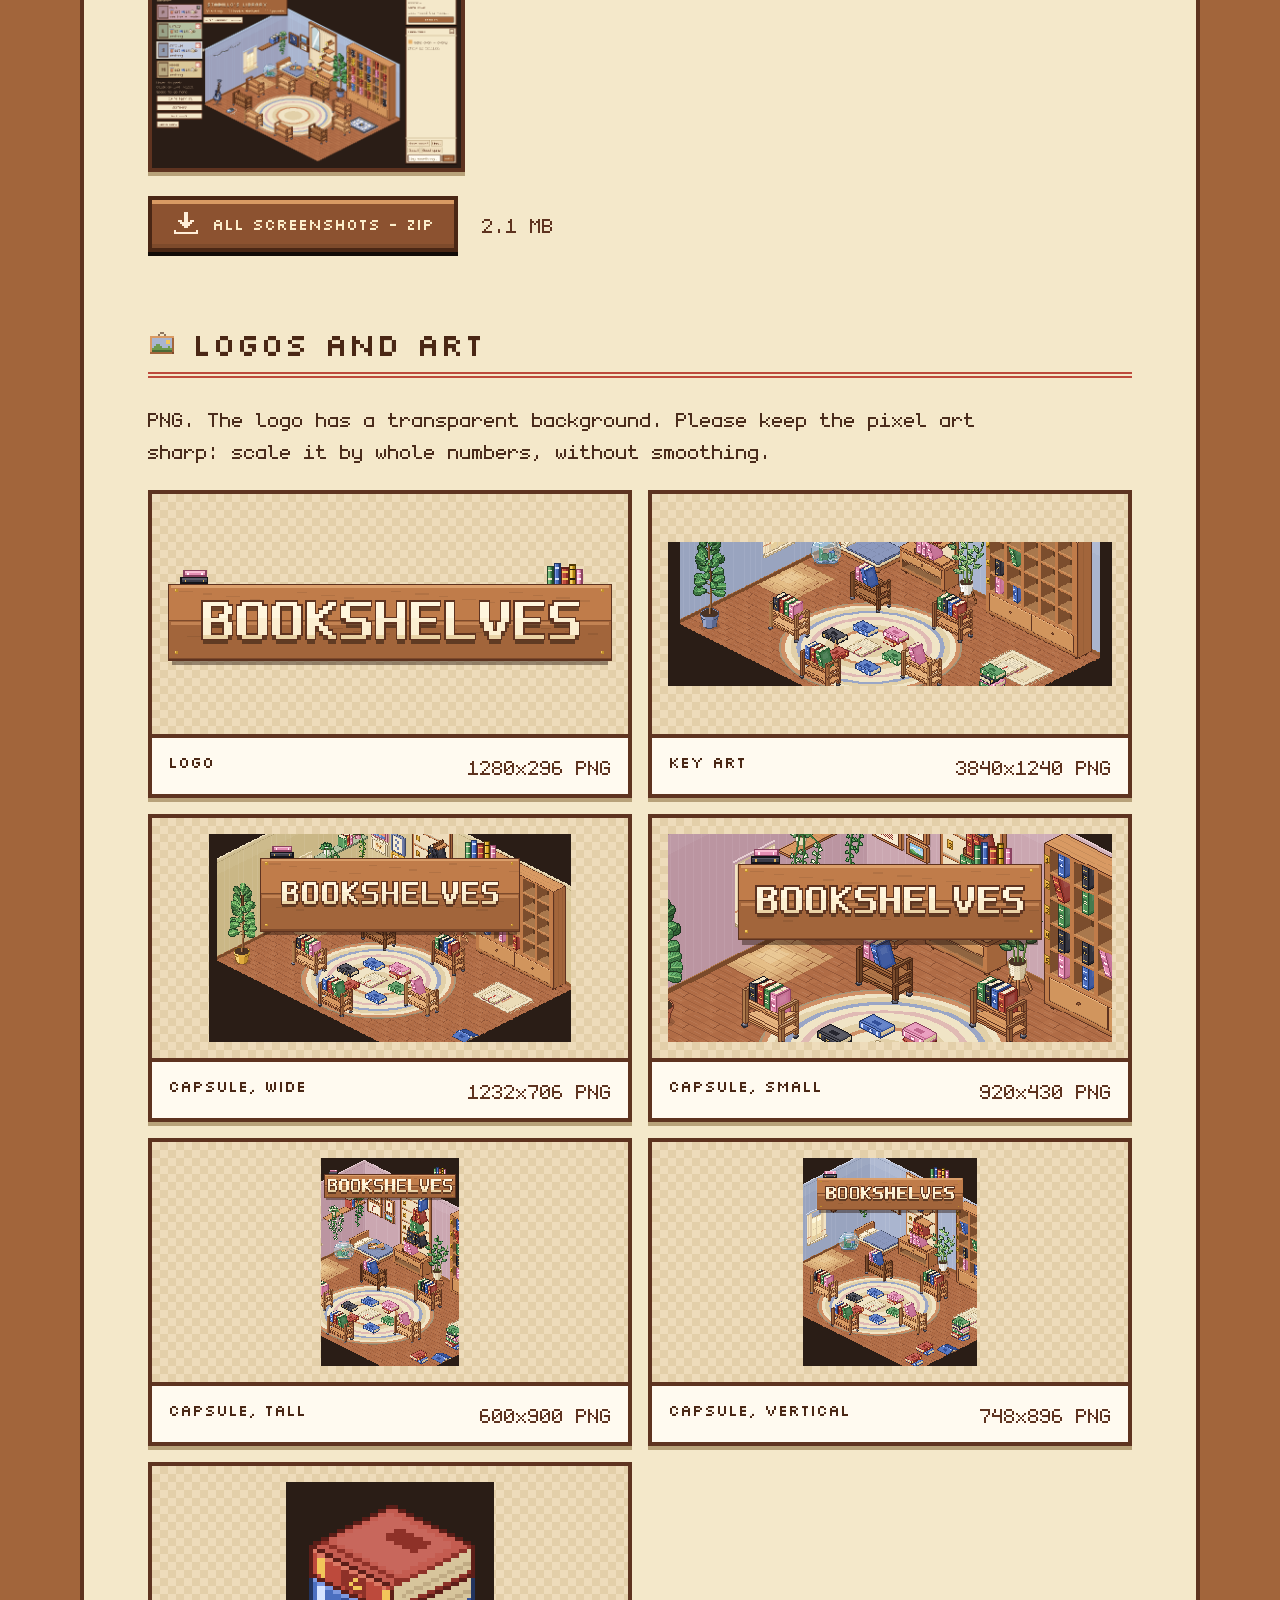
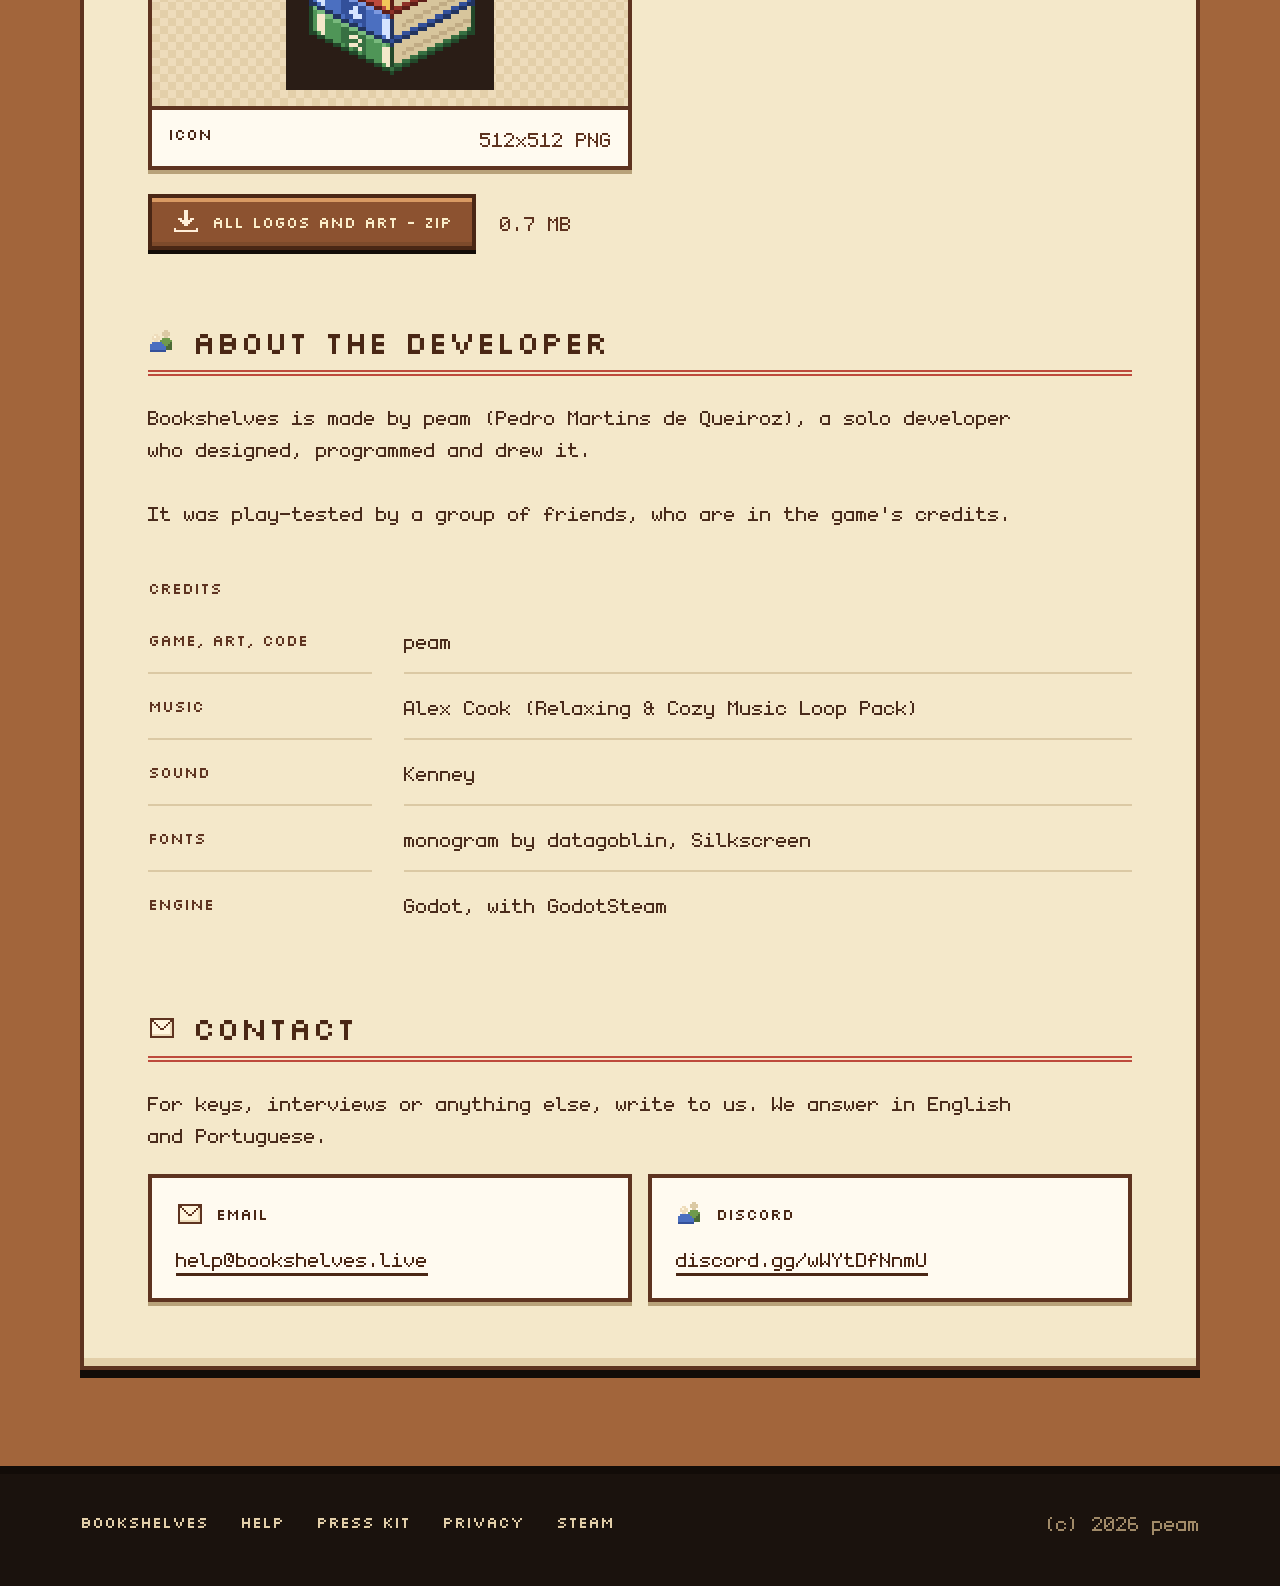
<file: press/index.html>
<!DOCTYPE html>
<html lang="en" data-release="2026-12-07">
<head>
<meta charset="utf-8">
<meta name="viewport" content="width=device-width, initial-scale=1">
<title>Bookshelves press kit</title>
<meta name="description" content="Press kit for Bookshelves: fact sheet, description, trailer, screenshots, logos and art, free to use in coverage.">
<meta name="theme-color" content="#1a120d">
<link rel="canonical" href="https://bookshelves.live/press/">
<link rel="alternate" hreflang="en" href="https://bookshelves.live/press/"><link rel="alternate" hreflang="pt-BR" href="https://bookshelves.live/press/pt-br/"><link rel="alternate" hreflang="x-default" href="https://bookshelves.live/press/">
<meta property="og:type" content="website">
<meta property="og:title" content="Bookshelves press kit">
<meta property="og:description" content="Press kit for Bookshelves: fact sheet, description, trailer, screenshots, logos and art, free to use in coverage.">
<meta property="og:url" content="https://bookshelves.live/press/">
<meta property="og:image" content="https://bookshelves.live/assets/og-en.png">
<meta property="og:image:width" content="1200">
<meta property="og:image:height" content="630">
<meta property="og:locale" content="en_US">
<meta name="twitter:card" content="summary_large_image">
<link rel="icon" type="image/png" sizes="32x32" href="/assets/favicon-32.png">
<link rel="icon" type="image/png" sizes="16x16" href="/assets/favicon-16.png">
<link rel="apple-touch-icon" href="/assets/apple-touch-icon-180.png">
<link rel="manifest" href="/site.webmanifest">
<link rel="preload" href="/assets/fonts/Silkscreen-Regular.ttf" as="font" type="font/ttf" crossorigin>
<style>@font-face{font-family:monogram;src:url(/assets/fonts/monogram.ttf) format('truetype');font-display:swap}@font-face{font-family:Silkscreen;src:url(/assets/fonts/Silkscreen-Regular.ttf) format('truetype');font-display:swap}</style>
<link rel="stylesheet" href="/assets/style.css">
<script>document.documentElement.classList.add('js')</script>
<script src="/assets/site.js" defer></script>
</head>
<body class="support press">

<a class="skip" href="#main">SKIP TO CONTENT</a>
<header class="shead"><div class="swrap">
<a class="home" href="/press/" aria-label="Bookshelves press kit"><img class="px" src="/assets/sprites/logo_sign.png" width="352" height="128" alt=""><span class="badge">PRESS</span></a>
<div class="sright"><a class="navlink" href="/">BOOKSHELVES</a><div class="langs" role="group" aria-label="Language"><a class="lang on" href="/press/" hreflang="en" lang="en" aria-current="page">EN</a><a class="lang" href="/press/pt-br/" hreflang="pt-BR" lang="pt-BR">PT-BR</a></div></div>
</div></header>
<main id="main" class="desk"><div class="sheet">
<h1>PRESS KIT</h1>
<p class="intro">Everything you need to write about Bookshelves, make a video or stream it. Use any of it in your coverage; no need to ask.</p>
<p class="zipall"><a class="wbtn big" href="/press/files/bookshelves-press-kit.zip" download><img class="px" src="/assets/sprites/icon_download.png" width="28" height="24" alt="" aria-hidden="true">DOWNLOAD EVERYTHING</a><span>ZIP - screenshots, logos and art, 2.7 MB</span></p>
<section id="facts" class="topic wide" aria-labelledby="h-facts"><h2 id="h-facts"><img class="px" src="/assets/sprites/icon_book.png" width="28" height="24" alt="" aria-hidden="true">FACT SHEET</h2><span class="rule" aria-hidden="true"></span><dl class="facts"><dt>DEVELOPER</dt><dd>peam (Pedro Martins de Queiroz), solo developer</dd><dt>RELEASE</dt><dd>7 December 2026</dd><dt>PLATFORMS</dt><dd>Windows, Linux and Steam Deck, on Steam</dd><dt>PRICE</dt><dd>Shown on Steam at launch</dd><dt>PLAYERS</dt><dd>2 to 4 online, with bots for the empty seats. Daily Curate is solo.</dd><dt>GENRE</dt><dd>Cozy drafting board game</dd><dt>LANGUAGES</dt><dd>English and Português (Brasil), on screen</dd><dt>ON STEAM</dt><dd>21 achievements, Steam Cloud, leaderboards</dd><dt>LINKS</dt><dd class="links"><a href="https://bookshelves.live/">bookshelves.live</a><a href="https://store.steampowered.com/app/5623550/">Steam</a><a href="https://discord.gg/wWYtDfNnmU">Discord</a></dd></dl></section>
<section id="about" class="topic wide" aria-labelledby="h-about"><h2 id="h-about"><img class="px" src="/assets/sprites/icon_help.png" width="28" height="24" alt="" aria-hidden="true">ABOUT THE GAME</h2><span class="rule" aria-hidden="true"></span><div class="prose"><p class="lead2">A cozy board game for you and your friends. Draft books from library carts, line them up by genre and fill your shelf for points. Up to 4 players online, with bots for the empty seats, plus a fresh Daily Curate puzzle every day.</p><p>Some people collect stamps. Some collect records. You? You collect books.</p><p>Bookshelves is a cozy drafting board game for 2 to 4 players. Every book is out in the open. On your turn, take every book of one genre from a library cart, and the rest slide to the rug, up for grabs. Line them up on your dresser, one genre per row. Take more than fits and the extras hit the floor, and that costs points.</p><p>Fill a row and one of its books goes up to your bookshelf, scoring for every neighbour it lines up with. Complete rows, columns and whole genres for big bonuses at the end. The first to raid the rug takes the e-reader and goes first next round.</p></div></section>
<section id="features" class="topic wide" aria-labelledby="h-features"><h2 id="h-features"><img class="px" src="/assets/sprites/icon_top.png" width="28" height="24" alt="" aria-hidden="true">FEATURES</h2><span class="rule" aria-hidden="true"></span><div class="prose feats"><h3>Play with friends, or with anyone</h3><ul><li>Up to 4 players online through Steam. Invite friends or join from the friends list, with no ports to open.</li><li>Find a Match puts you at a public table. Bots fill any empty seats.</li><li>A full game or a quick one, and a rating that grows with every rated game.</li></ul><h3>A new puzzle every day</h3><ul><li>Daily Curate: the same set shelf and the same books for everyone, every day.</li><li>Keep your streak going, see where you rank on the world leaderboard and watch the top players&#x27; replays.</li></ul><h3>Make the room yours</h3><ul><li>Earn coins as you play and spend them in the shop on cosmetics: plants, fairy lights, a whole aquarium.</li><li>Lola, the dog, is asleep on the bed. Maybe she has a favourite spot.</li></ul><h3>Cozy to pick up</h3><ul><li>A guided practice game teaches you the rules in one round.</li><li>Mouse or controller, your call. Full gamepad support.</li><li>21 Steam achievements (a couple of them hidden), in English and Brazilian Portuguese.</li></ul></div></section>
<section id="trailer" class="topic wide" aria-labelledby="h-trailer"><h2 id="h-trailer"><img class="px" src="/assets/sprites/icon_mp3_play.png" width="28" height="24" alt="" aria-hidden="true">TRAILER</h2><span class="rule" aria-hidden="true"></span><p class="intro">2:06, 1080p, recorded in the game, with voice-over. One file per language.</p>
<div class="frame pframe"><div class="media"><video controls preload="none" poster="/assets/room_you.png" src="/assets/trailer/trailer-en.mp4"></video></div></div>
<p class="dls"><a class="wbtn" href="/assets/trailer/trailer-en.mp4" download="bookshelves-trailer-en.mp4"><img class="px" src="/assets/sprites/icon_download.png" width="28" height="24" alt="" aria-hidden="true">ENGLISH - MP4</a><a class="wbtn" href="/assets/trailer/trailer-pt.mp4" download="bookshelves-trailer-pt-br.mp4"><img class="px" src="/assets/sprites/icon_download.png" width="28" height="24" alt="" aria-hidden="true">PORTUGUÊS (BRASIL) - MP4</a></p></section>
<section id="screenshots" class="topic wide" aria-labelledby="h-screenshots"><h2 id="h-screenshots"><img class="px" src="/assets/sprites/icon_search_0.png" width="28" height="24" alt="" aria-hidden="true">SCREENSHOTS</h2><span class="rule" aria-hidden="true"></span><p class="intro">1920x1080 PNG, straight from the game. Click one for the full size.</p>
<ul class="shots"><li><a href="/press/files/screenshots/en/01_decorate.png"><img src="/press/files/screenshots/en/01_decorate-thumb.png" width="640" height="360" loading="lazy" alt="Decorating the room"></a></li><li><a href="/press/files/screenshots/en/02_menu.png"><img src="/press/files/screenshots/en/02_menu-thumb.png" width="640" height="360" loading="lazy" alt="The main menu, with the Daily Curate card"></a></li><li><a href="/press/files/screenshots/en/03_room_close.png"><img src="/press/files/screenshots/en/03_room_close-thumb.png" width="640" height="360" loading="lazy" alt="A close look at the room"></a></li><li><a href="/press/files/screenshots/en/04_shop.png"><img src="/press/files/screenshots/en/04_shop-thumb.png" width="640" height="360" loading="lazy" alt="The shop: music and book collections"></a></li><li><a href="/press/files/screenshots/en/05_lobby.png"><img src="/press/files/screenshots/en/05_lobby-thumb.png" width="640" height="360" loading="lazy" alt="The lobby before a game"></a></li><li><a href="/press/files/screenshots/en/06_pick_genre.png"><img src="/press/files/screenshots/en/06_pick_genre-thumb.png" width="640" height="360" loading="lazy" alt="Picking a genre from a library cart"></a></li><li><a href="/press/files/screenshots/en/07_controller.png"><img src="/press/files/screenshots/en/07_controller-thumb.png" width="640" height="360" loading="lazy" alt="Playing with a controller"></a></li><li><a href="/press/files/screenshots/en/08_visit.png"><img src="/press/files/screenshots/en/08_visit-thumb.png" width="640" height="360" loading="lazy" alt="Visiting another player&#x27;s room"></a></li><li><a href="/press/files/screenshots/en/09_shelving.png"><img src="/press/files/screenshots/en/09_shelving-thumb.png" width="640" height="360" loading="lazy" alt="Books scoring on the shelf"></a></li><li><a href="/press/files/screenshots/en/10_shelving_glow.png"><img src="/press/files/screenshots/en/10_shelving_glow-thumb.png" width="640" height="360" loading="lazy" alt="Bonuses for a full row and column"></a></li><li><a href="/press/files/screenshots/en/11_round_summary.png"><img src="/press/files/screenshots/en/11_round_summary-thumb.png" width="640" height="360" loading="lazy" alt="The round summary"></a></li><li><a href="/press/files/screenshots/en/12_results.png"><img src="/press/files/screenshots/en/12_results-thumb.png" width="640" height="360" loading="lazy" alt="The final results, stacked in books"></a></li><li><a href="/press/files/screenshots/en/13_final_shelves.png"><img src="/press/files/screenshots/en/13_final_shelves-thumb.png" width="640" height="360" loading="lazy" alt="Looking round another player&#x27;s room after the game"></a></li></ul>
<p class="dls"><a class="wbtn" href="/press/files/bookshelves-screenshots.zip" download><img class="px" src="/assets/sprites/icon_download.png" width="28" height="24" alt="" aria-hidden="true">ALL SCREENSHOTS - ZIP</a><span>2.1 MB</span></p></section>
<section id="art" class="topic wide" aria-labelledby="h-art"><h2 id="h-art"><img class="px" src="/assets/sprites/icon_decorate.png" width="28" height="24" alt="" aria-hidden="true">LOGOS AND ART</h2><span class="rule" aria-hidden="true"></span><p class="intro">PNG. The logo has a transparent background. Please keep the pixel art sharp: scale it by whole numbers, without smoothing.</p>
<ul class="art"><li><a href="/press/files/art/logo.png" download><span class="artimg"><img src="/press/files/art/logo.png" alt="" loading="lazy"></span><span class="artcap"><span class="mn">Logo</span><span class="mf">1280x296 PNG</span></span></a></li><li><a href="/press/files/art/key_art.png" download><span class="artimg"><img src="/press/files/art/key_art.png" alt="" loading="lazy"></span><span class="artcap"><span class="mn">Key art</span><span class="mf">3840x1240 PNG</span></span></a></li><li><a href="/press/files/art/main_capsule.png" download><span class="artimg"><img src="/press/files/art/main_capsule.png" alt="" loading="lazy"></span><span class="artcap"><span class="mn">Capsule, wide</span><span class="mf">1232x706 PNG</span></span></a></li><li><a href="/press/files/art/header_capsule.png" download><span class="artimg"><img src="/press/files/art/header_capsule.png" alt="" loading="lazy"></span><span class="artcap"><span class="mn">Capsule, small</span><span class="mf">920x430 PNG</span></span></a></li><li><a href="/press/files/art/library_capsule.png" download><span class="artimg"><img src="/press/files/art/library_capsule.png" alt="" loading="lazy"></span><span class="artcap"><span class="mn">Capsule, tall</span><span class="mf">600x900 PNG</span></span></a></li><li><a href="/press/files/art/vertical_capsule.png" download><span class="artimg"><img src="/press/files/art/vertical_capsule.png" alt="" loading="lazy"></span><span class="artcap"><span class="mn">Capsule, vertical</span><span class="mf">748x896 PNG</span></span></a></li><li><a href="/press/files/art/icon.png" download><span class="artimg"><img src="/press/files/art/icon.png" alt="" loading="lazy"></span><span class="artcap"><span class="mn">Icon</span><span class="mf">512x512 PNG</span></span></a></li></ul>
<p class="dls"><a class="wbtn" href="/press/files/bookshelves-art.zip" download><img class="px" src="/assets/sprites/icon_download.png" width="28" height="24" alt="" aria-hidden="true">ALL LOGOS AND ART - ZIP</a><span>0.7 MB</span></p></section>
<section id="developer" class="topic wide" aria-labelledby="h-developer"><h2 id="h-developer"><img class="px" src="/assets/sprites/icon_friend.png" width="28" height="24" alt="" aria-hidden="true">ABOUT THE DEVELOPER</h2><span class="rule" aria-hidden="true"></span><div class="prose"><p>Bookshelves is made by peam (Pedro Martins de Queiroz), a solo developer who designed, programmed and drew it.</p><p>It was play-tested by a group of friends, who are in the game&#x27;s credits.</p></div>
<h3 class="subh">CREDITS</h3><dl class="facts"><dt>GAME, ART, CODE</dt><dd>peam</dd><dt>MUSIC</dt><dd>Alex Cook (Relaxing &amp; Cozy Music Loop Pack)</dd><dt>SOUND</dt><dd>Kenney</dd><dt>FONTS</dt><dd>monogram by datagoblin, Silkscreen</dd><dt>ENGINE</dt><dd>Godot, with GodotSteam</dd></dl></section>
<section id="contact" class="topic wide" aria-labelledby="h-contact"><h2 id="h-contact"><img class="px" src="/assets/sprites/icon_mail.png" width="28" height="24" alt="" aria-hidden="true">CONTACT</h2><span class="rule" aria-hidden="true"></span><p class="intro">For keys, interviews or anything else, write to us. We answer in English and Portuguese.</p>
<div class="contact"><div class="box"><span class="cl"><img class="px" src="/assets/sprites/icon_mail.png" width="28" height="24" alt="" aria-hidden="true">EMAIL</span><a href="mailto:help@bookshelves.live">help@bookshelves.live</a></div>
<div class="box"><span class="cl"><img class="px" src="/assets/sprites/icon_friend.png" width="28" height="24" alt="" aria-hidden="true">DISCORD</span><a href="https://discord.gg/wWYtDfNnmU">discord.gg/wWYtDfNnmU</a></div></div></section>
</div></main>
<footer class="sfoot"><div class="swrap"><nav aria-label="Site">
<a href="/">BOOKSHELVES</a><a href="/support/">HELP</a><a href="/press/">PRESS KIT</a><a href="/support/privacy/">PRIVACY</a><a href="https://store.steampowered.com/app/5623550/">STEAM</a>
</nav><span class="copy">(c) 2026 peam</span></div></footer>
</body>
</html>
</file>
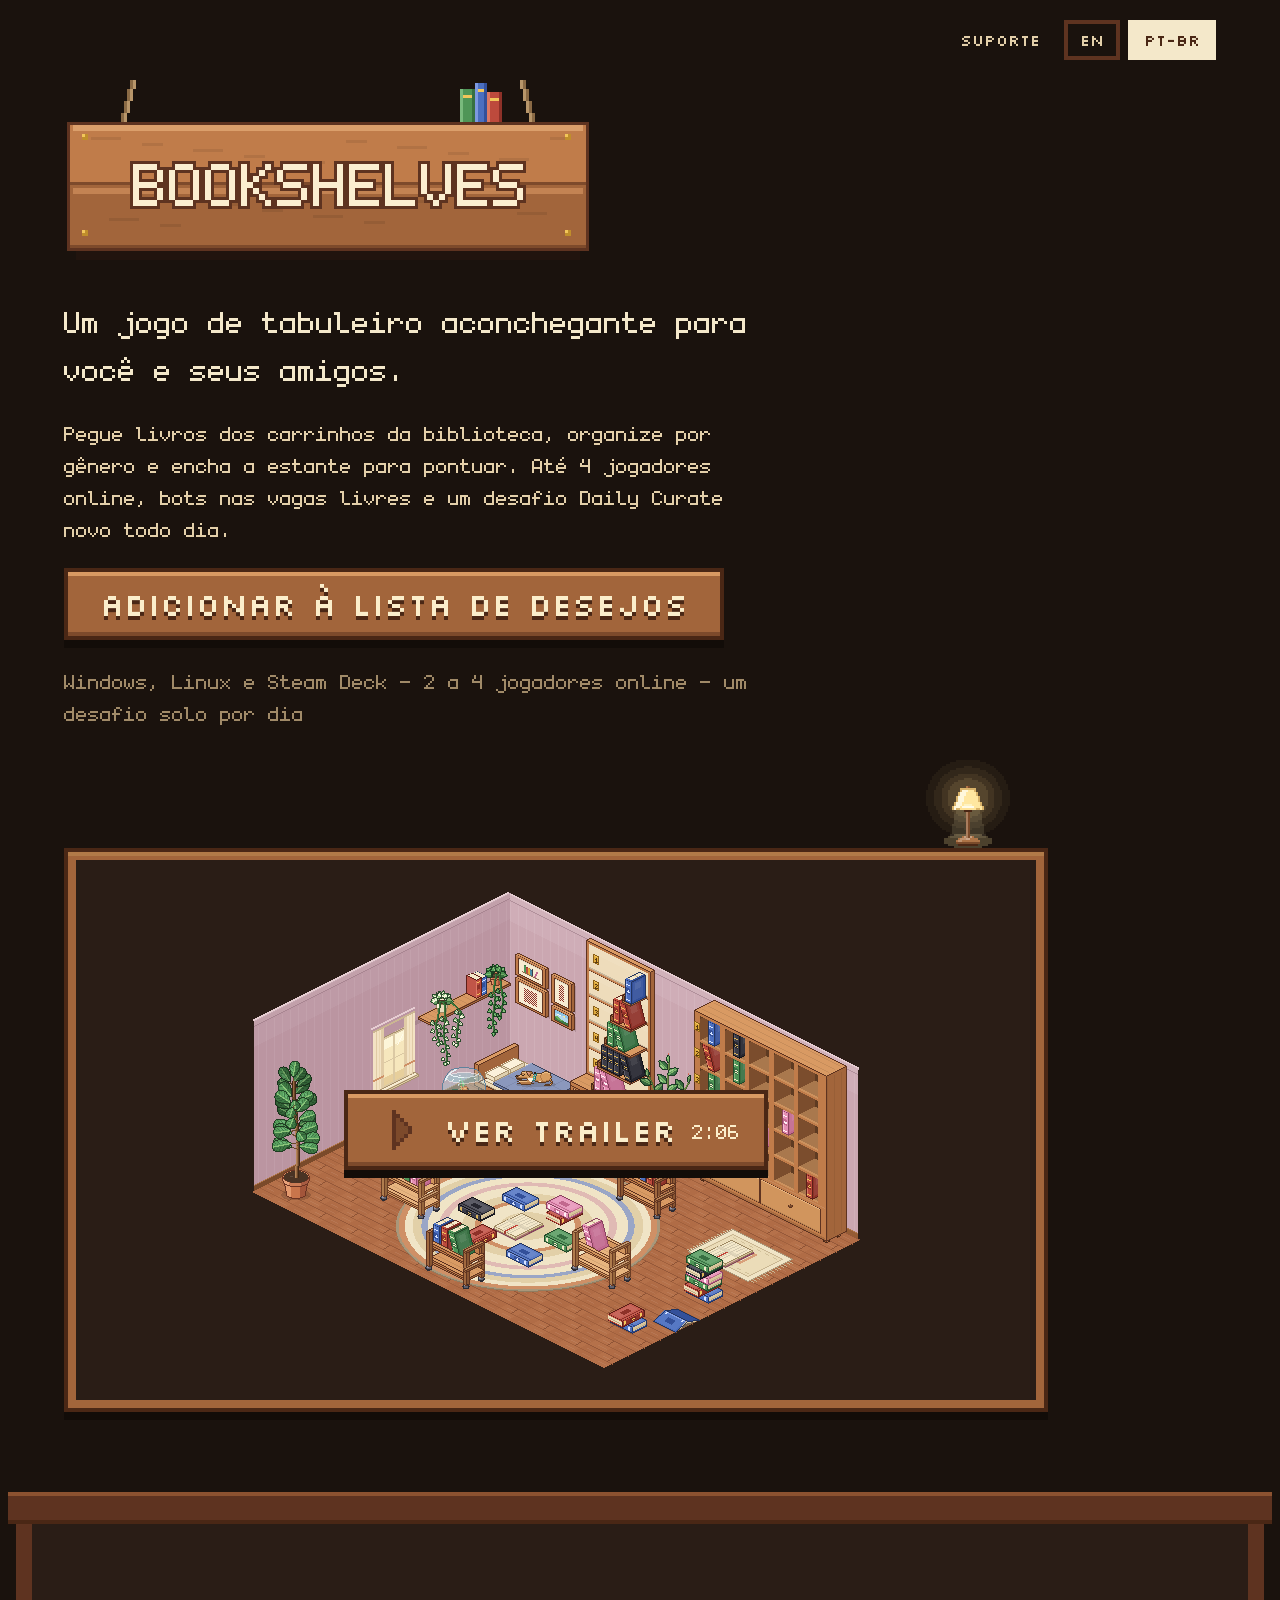
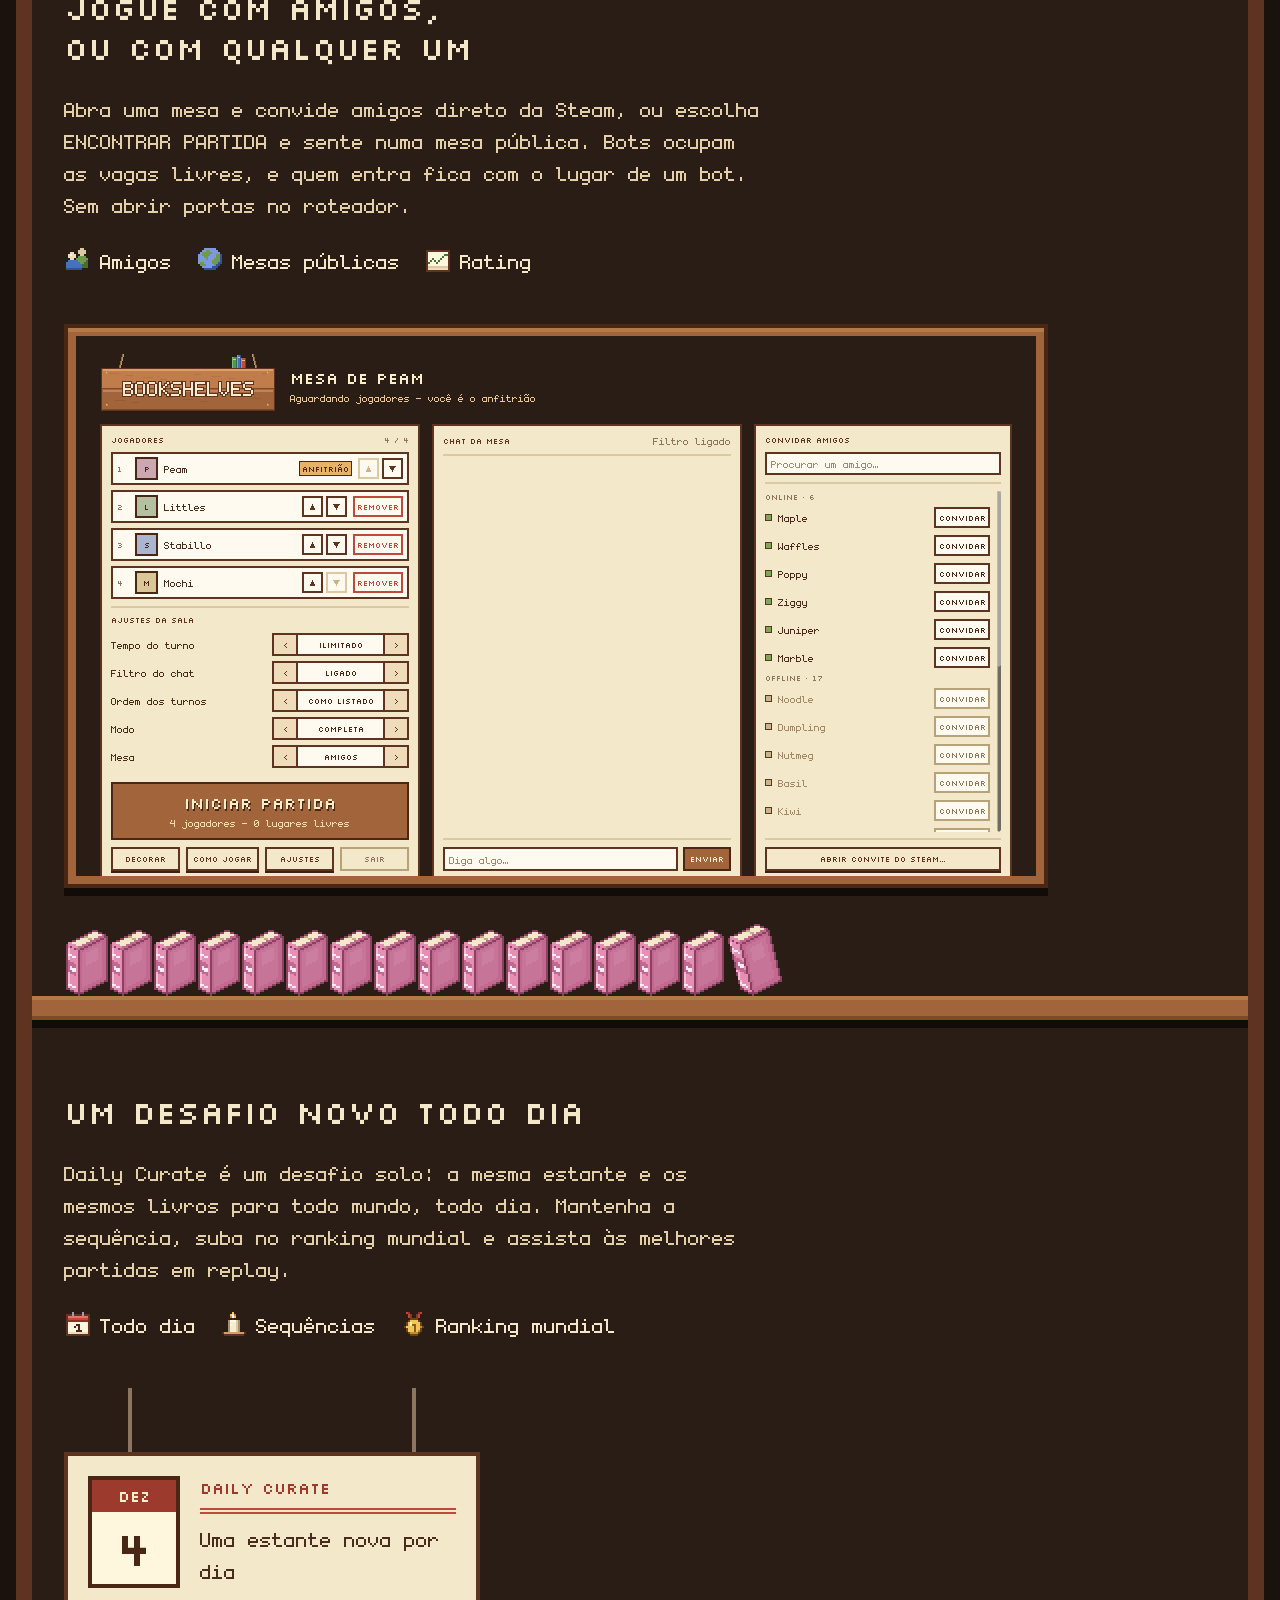
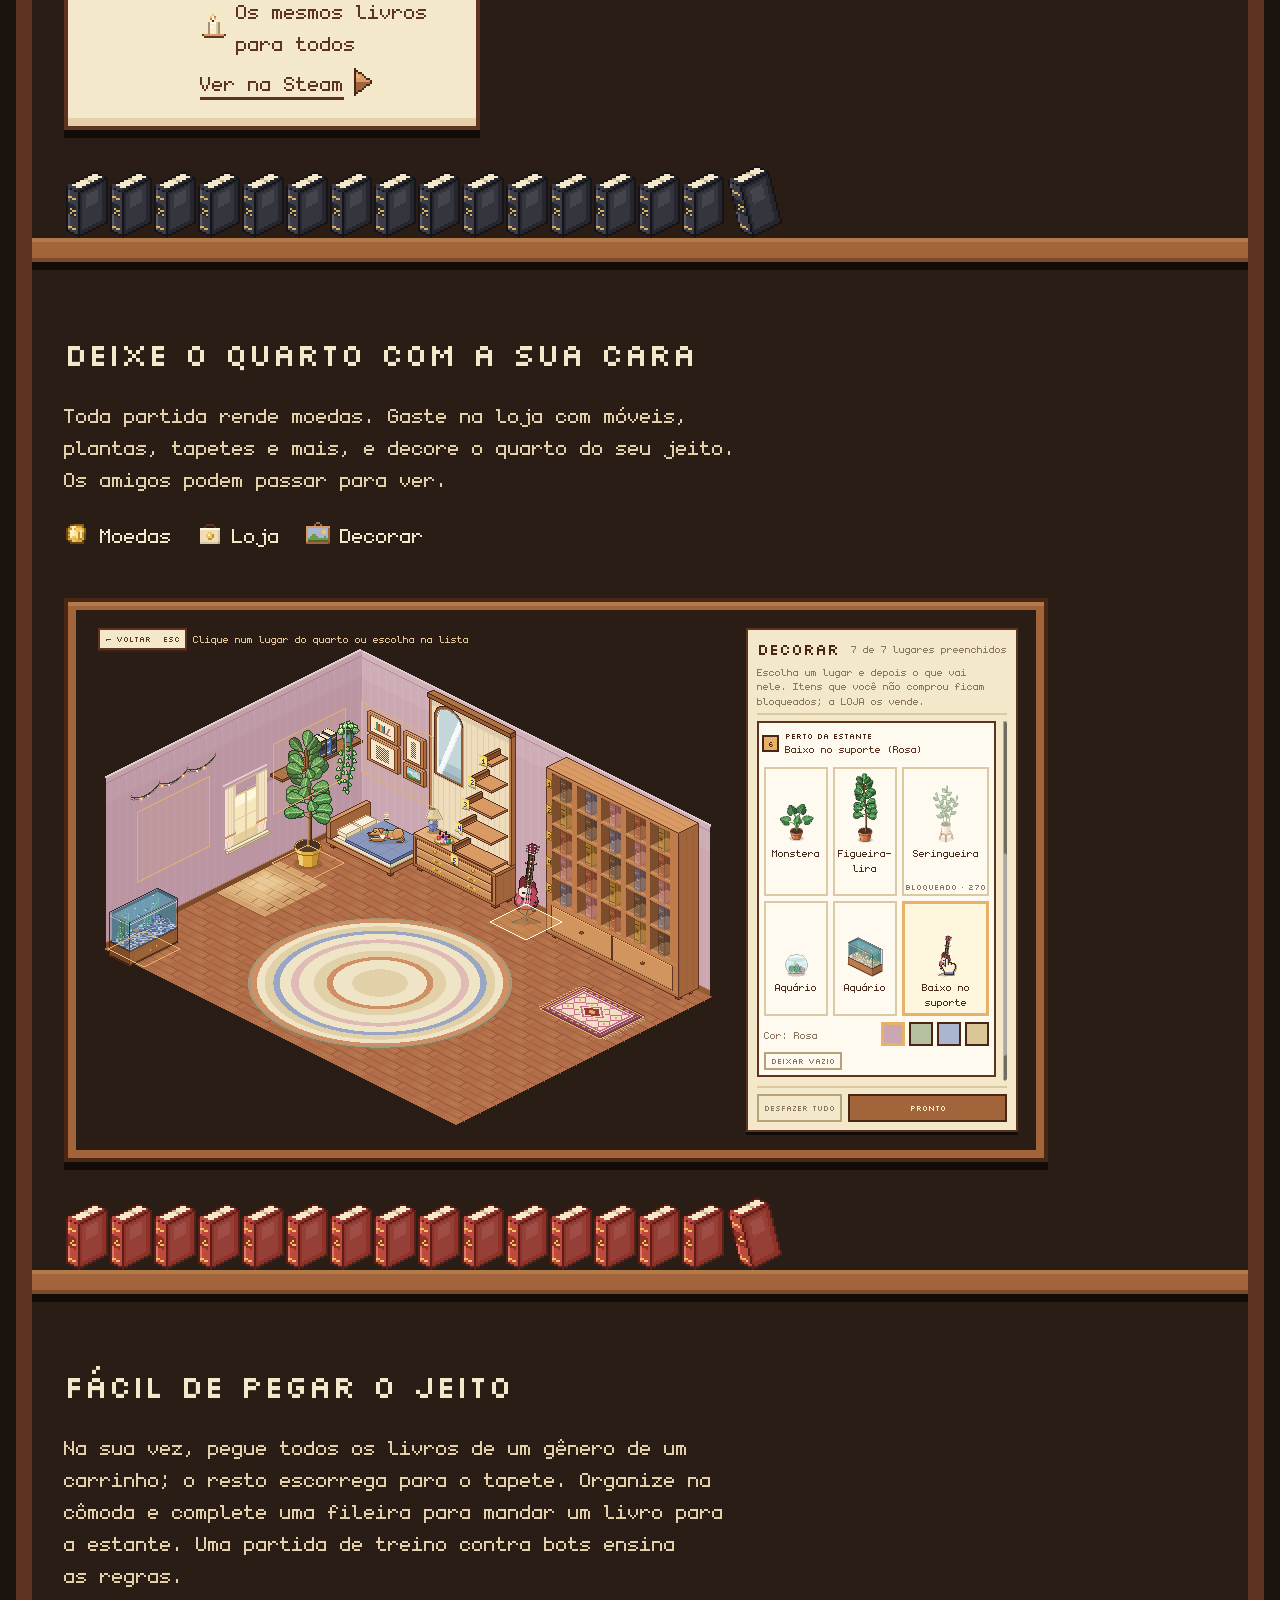
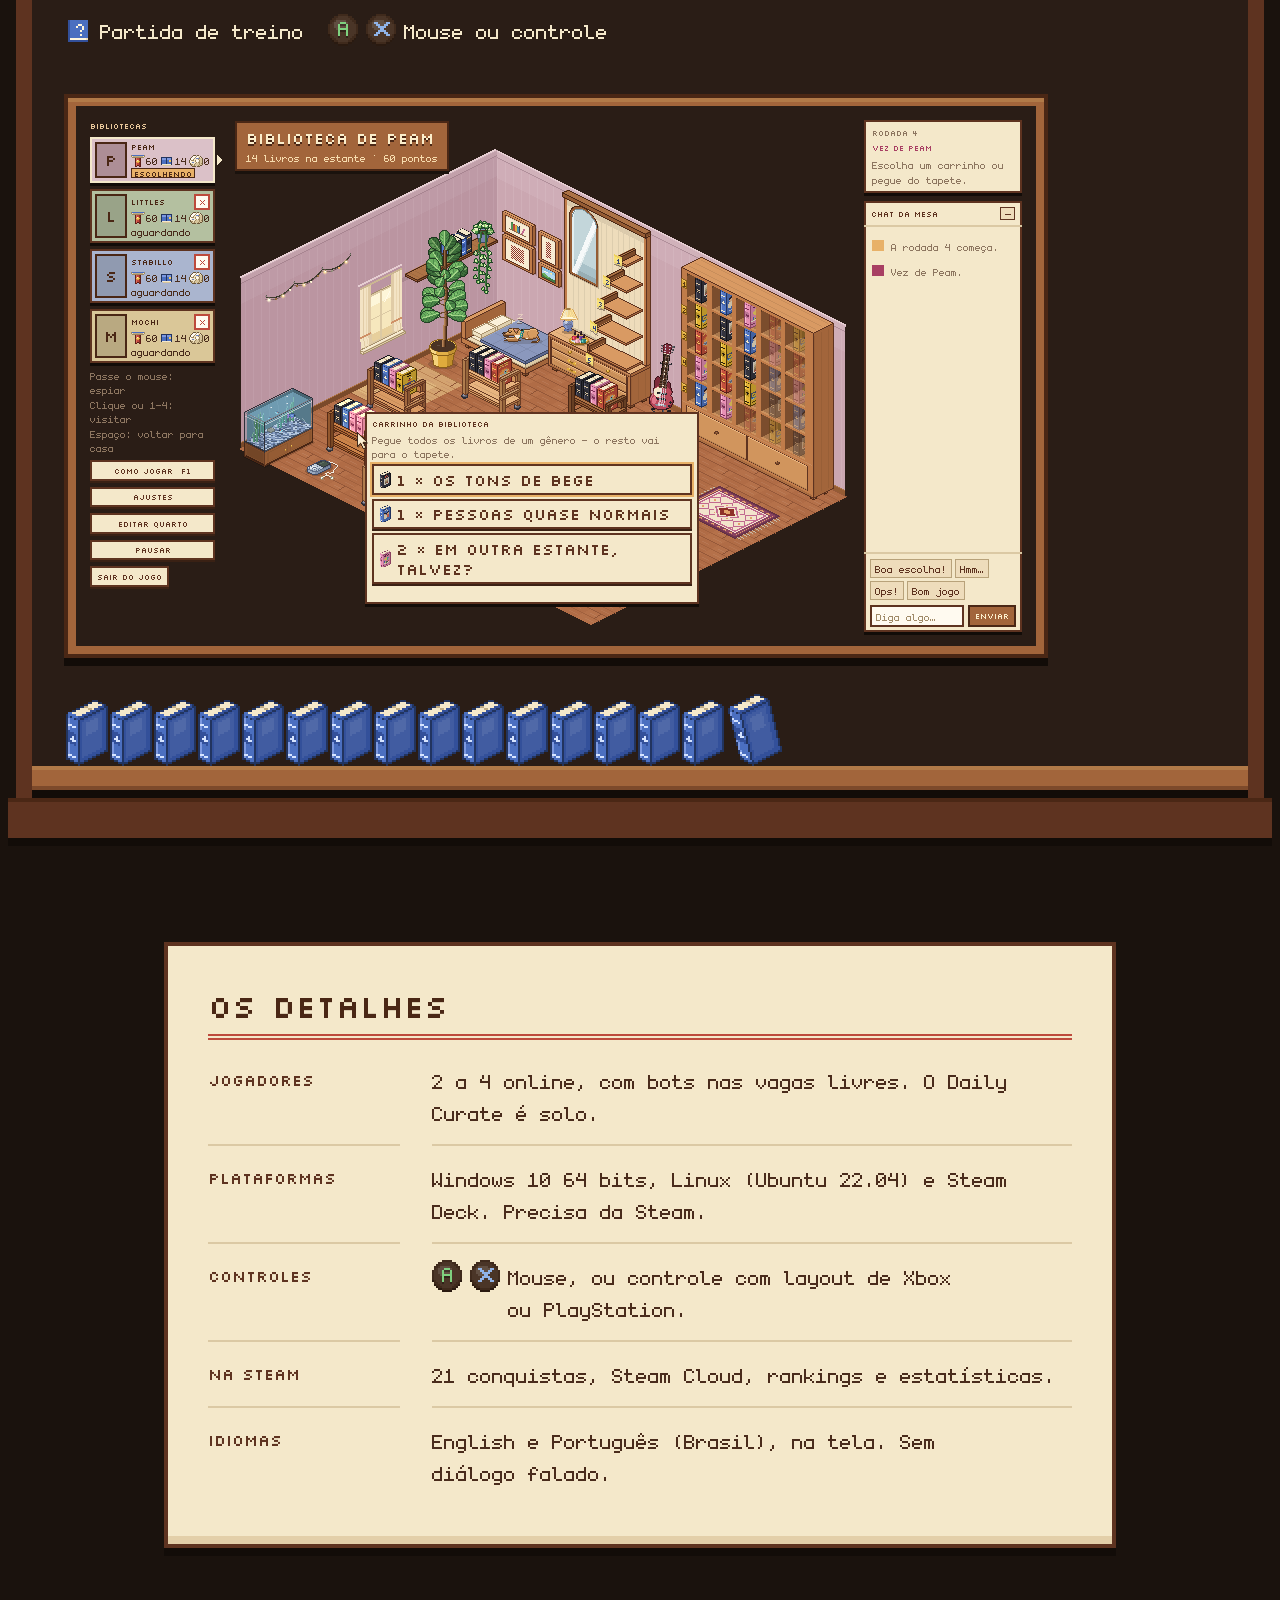
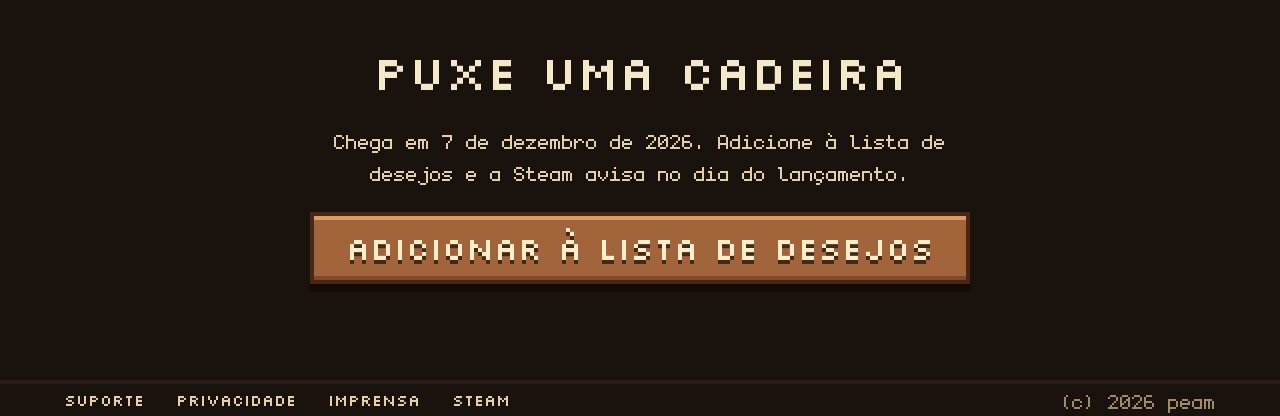
<file: pt-br/index.html>
<!DOCTYPE html>
<html lang="pt-BR" data-release="2026-12-07">
<head>
<meta charset="utf-8">
<meta name="viewport" content="width=device-width, initial-scale=1">
<title>Bookshelves - um jogo de tabuleiro aconchegante para você e seus amigos</title>
<meta name="description" content="Pegue livros dos carrinhos da biblioteca, organize por gênero e encha a estante para pontuar. Até 4 jogadores online na Steam e um desafio Daily Curate todo dia.">
<meta name="theme-color" content="#1a120d">
<link rel="canonical" href="https://bookshelves.live/pt-br/">
<link rel="alternate" hreflang="en" href="https://bookshelves.live/"><link rel="alternate" hreflang="pt-BR" href="https://bookshelves.live/pt-br/"><link rel="alternate" hreflang="x-default" href="https://bookshelves.live/">
<meta property="og:type" content="website">
<meta property="og:title" content="Bookshelves - um jogo de tabuleiro aconchegante para você e seus amigos">
<meta property="og:description" content="Pegue livros dos carrinhos da biblioteca, organize por gênero e encha a estante para pontuar. Até 4 jogadores online na Steam e um desafio Daily Curate todo dia.">
<meta property="og:url" content="https://bookshelves.live/pt-br/">
<meta property="og:image" content="https://bookshelves.live/assets/og-pt.png">
<meta property="og:image:width" content="1200">
<meta property="og:image:height" content="630">
<meta property="og:locale" content="pt_BR">
<meta name="twitter:card" content="summary_large_image">
<link rel="icon" type="image/png" sizes="32x32" href="/assets/favicon-32.png">
<link rel="icon" type="image/png" sizes="16x16" href="/assets/favicon-16.png">
<link rel="apple-touch-icon" href="/assets/apple-touch-icon-180.png">
<link rel="manifest" href="/site.webmanifest">
<link rel="preload" href="/assets/fonts/Silkscreen-Regular.ttf" as="font" type="font/ttf" crossorigin>
<style>@font-face{font-family:monogram;src:url(/assets/fonts/monogram.ttf) format('truetype');font-display:swap}@font-face{font-family:Silkscreen;src:url(/assets/fonts/Silkscreen-Regular.ttf) format('truetype');font-display:swap}</style>
<link rel="stylesheet" href="/assets/style.css">
<script>document.documentElement.classList.add('js')</script>
<script src="/assets/site.js" defer></script>
</head>
<body class="landing">

<a class="skip" href="#main">PULAR PARA O CONTEÚDO</a>
<header class="bar wrap"><a class="navlink" href="/support/pt-br/">SUPORTE</a><div class="langs" role="group" aria-label="Idioma"><a class="lang" href="/" hreflang="en" lang="en">EN</a><a class="lang on" href="/pt-br/" hreflang="pt-BR" lang="pt-BR" aria-current="page">PT-BR</a></div></header>
<main id="main">
<section class="hero wrap" aria-labelledby="h-title">
<div class="herogrid">
<div class="herotext">
<h1 id="h-title"><img class="px logo" src="/assets/sprites/logo_sign.png" width="528" height="192" alt="Bookshelves"></h1>
<p class="tag">Um jogo de tabuleiro aconchegante para você e seus amigos.</p>
<p class="desc">Pegue livros dos carrinhos da biblioteca, organize por gênero e encha a estante para pontuar. Até 4 jogadores online, bots nas vagas livres e um desafio Daily Curate novo todo dia.</p>
<a class="btn main" href="https://store.steampowered.com/app/5623550/" data-buy="COMPRAR NA STEAM">ADICIONAR À LISTA DE DESEJOS</a>
<p class="meta">Windows, Linux e Steam Deck - 2 a 4 jogadores online - um desafio solo por dia</p>
</div>
<div class="lampcol" aria-hidden="true"><span class="lamp" aria-hidden="true" style="width:96px;height:92px;background-image:url(/assets/sprites/lamp_on.png);background-size:576px 92px;--end:-576px;--dur:0.750s;--n:6"></span></div>
<figure class="trailer">
<div class="lamptop" aria-hidden="true"><span class="lamp" aria-hidden="true" style="width:96px;height:92px;background-image:url(/assets/sprites/lamp_on.png);background-size:576px 92px;--end:-576px;--dur:0.750s;--n:6"></span></div>
<div class="frame"><div class="media">
<button type="button" class="poster" aria-label="Ver o trailer, 2 minutos e 6 segundos, com som" data-src="/assets/trailer/trailer-pt.mp4">
<img class="room" src="/assets/room_you.png" width="644" height="504" alt="">
<span class="playbtn"><img class="px playicon" src="/assets/sprites/icon_mp3_play.png" width="56" height="48" alt=""><span class="pl">VER TRAILER</span><span class="len">2:06</span></span>
</button>
</div></div>
<figcaption class="sr">Trailer do Bookshelves, gravado no jogo.</figcaption>
</figure>
</div>
<div class="ledge" aria-hidden="true"></div>
</section>
<section class="case" aria-label="O que você faz no Bookshelves">
<div class="crown" aria-hidden="true"></div>
<article class="row textfirst" aria-labelledby="h-f0">
<div class="rowgrid">
<div class="rowtext">
<h2 id="h-f0">Jogue com amigos, ou com qualquer um</h2>
<p>Abra uma mesa e convide amigos direto da Steam, ou escolha ENCONTRAR PARTIDA e sente numa mesa pública. Bots ocupam as vagas livres, e quem entra fica com o lugar de um bot. Sem abrir portas no roteador.</p>
<ul class="tags"><li><img class="px" src="/assets/sprites/icon_friend.png" width="28" height="24" alt="" aria-hidden="true"><span>Amigos</span></li><li><img class="px" src="/assets/sprites/icon_public.png" width="28" height="24" alt="" aria-hidden="true"><span>Mesas públicas</span></li><li><img class="px" src="/assets/sprites/icon_rating.png" width="28" height="24" alt="" aria-hidden="true"><span>Rating</span></li></ul>
<div class="books in" aria-hidden="true"><img class="px b" src="/assets/sprites/book_romance_up.png" width="44" height="70" alt="" style="--i:0"><img class="px b" src="/assets/sprites/book_romance_up.png" width="44" height="70" alt="" style="--i:1"><img class="px b" src="/assets/sprites/book_romance_up.png" width="44" height="70" alt="" style="--i:2"><img class="px b" src="/assets/sprites/book_romance_up.png" width="44" height="70" alt="" style="--i:3"><img class="px b" src="/assets/sprites/book_romance_up.png" width="44" height="70" alt="" style="--i:4"><img class="px b" src="/assets/sprites/book_romance_up.png" width="44" height="70" alt="" style="--i:5"><img class="px b" src="/assets/sprites/book_romance_up.png" width="44" height="70" alt="" style="--i:6"><img class="px b" src="/assets/sprites/book_romance_up.png" width="44" height="70" alt="" style="--i:7"><img class="px b" src="/assets/sprites/book_romance_up.png" width="44" height="70" alt="" style="--i:8"><img class="px b" src="/assets/sprites/book_romance_up.png" width="44" height="70" alt="" style="--i:9"><img class="px b" src="/assets/sprites/book_romance_up.png" width="44" height="70" alt="" style="--i:10"><img class="px b" src="/assets/sprites/book_romance_up.png" width="44" height="70" alt="" style="--i:11"><img class="px b" src="/assets/sprites/book_romance_up.png" width="44" height="70" alt="" style="--i:12"><img class="px b" src="/assets/sprites/book_romance_up.png" width="44" height="70" alt="" style="--i:13"><img class="px b" src="/assets/sprites/book_romance_up.png" width="44" height="70" alt="" style="--i:14"><img class="px b lean" src="/assets/sprites/book_romance_lean.png" width="58" height="76" alt="" style="--i:15"></div>
</div>
<div class="rowmedia"><div class="frame"><div class="media">
<img class="shot" src="/assets/shots/pt/05_lobby-960.png" srcset="/assets/shots/pt/05_lobby-960.png 960w, /assets/shots/pt/05_lobby-1920.png 1920w" sizes="(min-width: 1024px) 960px, 100vw" width="960" height="540" loading="lazy" alt="O lobby: quatro jogadores numa mesa, lugares para reordenar e amigos para convidar">
</div></div></div>
</div>
<div class="books below" aria-hidden="true"><img class="px b" src="/assets/sprites/book_romance_up.png" width="44" height="70" alt="" style="--i:0"><img class="px b" src="/assets/sprites/book_romance_up.png" width="44" height="70" alt="" style="--i:1"><img class="px b" src="/assets/sprites/book_romance_up.png" width="44" height="70" alt="" style="--i:2"><img class="px b" src="/assets/sprites/book_romance_up.png" width="44" height="70" alt="" style="--i:3"><img class="px b" src="/assets/sprites/book_romance_up.png" width="44" height="70" alt="" style="--i:4"><img class="px b" src="/assets/sprites/book_romance_up.png" width="44" height="70" alt="" style="--i:5"><img class="px b" src="/assets/sprites/book_romance_up.png" width="44" height="70" alt="" style="--i:6"><img class="px b" src="/assets/sprites/book_romance_up.png" width="44" height="70" alt="" style="--i:7"><img class="px b" src="/assets/sprites/book_romance_up.png" width="44" height="70" alt="" style="--i:8"><img class="px b" src="/assets/sprites/book_romance_up.png" width="44" height="70" alt="" style="--i:9"><img class="px b" src="/assets/sprites/book_romance_up.png" width="44" height="70" alt="" style="--i:10"><img class="px b" src="/assets/sprites/book_romance_up.png" width="44" height="70" alt="" style="--i:11"><img class="px b" src="/assets/sprites/book_romance_up.png" width="44" height="70" alt="" style="--i:12"><img class="px b" src="/assets/sprites/book_romance_up.png" width="44" height="70" alt="" style="--i:13"><img class="px b" src="/assets/sprites/book_romance_up.png" width="44" height="70" alt="" style="--i:14"><img class="px b lean" src="/assets/sprites/book_romance_lean.png" width="58" height="76" alt="" style="--i:15"></div>
<div class="plank" aria-hidden="true"></div>
</article><article class="row mediafirst dailyrow" aria-labelledby="h-f1">
<div class="rowgrid">
<div class="rowtext">
<h2 id="h-f1">Um desafio novo todo dia</h2>
<p>Daily Curate é um desafio solo: a mesma estante e os mesmos livros para todo mundo, todo dia. Mantenha a sequência, suba no ranking mundial e assista às melhores partidas em replay.</p>
<ul class="tags"><li><img class="px" src="/assets/sprites/icon_calendar.png" width="28" height="24" alt="" aria-hidden="true"><span>Todo dia</span></li><li><img class="px" src="/assets/sprites/icon_streak.png" width="28" height="24" alt="" aria-hidden="true"><span>Sequências</span></li><li><img class="px" src="/assets/sprites/icon_top.png" width="28" height="24" alt="" aria-hidden="true"><span>Ranking mundial</span></li></ul>
<div class="books in" aria-hidden="true"><img class="px b" src="/assets/sprites/book_mystery_up.png" width="44" height="70" alt="" style="--i:0"><img class="px b" src="/assets/sprites/book_mystery_up.png" width="44" height="70" alt="" style="--i:1"><img class="px b" src="/assets/sprites/book_mystery_up.png" width="44" height="70" alt="" style="--i:2"><img class="px b" src="/assets/sprites/book_mystery_up.png" width="44" height="70" alt="" style="--i:3"><img class="px b" src="/assets/sprites/book_mystery_up.png" width="44" height="70" alt="" style="--i:4"><img class="px b" src="/assets/sprites/book_mystery_up.png" width="44" height="70" alt="" style="--i:5"><img class="px b" src="/assets/sprites/book_mystery_up.png" width="44" height="70" alt="" style="--i:6"><img class="px b" src="/assets/sprites/book_mystery_up.png" width="44" height="70" alt="" style="--i:7"><img class="px b" src="/assets/sprites/book_mystery_up.png" width="44" height="70" alt="" style="--i:8"><img class="px b" src="/assets/sprites/book_mystery_up.png" width="44" height="70" alt="" style="--i:9"><img class="px b" src="/assets/sprites/book_mystery_up.png" width="44" height="70" alt="" style="--i:10"><img class="px b" src="/assets/sprites/book_mystery_up.png" width="44" height="70" alt="" style="--i:11"><img class="px b" src="/assets/sprites/book_mystery_up.png" width="44" height="70" alt="" style="--i:12"><img class="px b" src="/assets/sprites/book_mystery_up.png" width="44" height="70" alt="" style="--i:13"><img class="px b" src="/assets/sprites/book_mystery_up.png" width="44" height="70" alt="" style="--i:14"><img class="px b lean" src="/assets/sprites/book_mystery_lean.png" width="58" height="76" alt="" style="--i:15"></div>
</div>
<div class="rowmedia"><div class="daily">
<div class="strings" aria-hidden="true"><span></span><span></span></div>
<div class="card">
<div class="cal" role="img" aria-label="Hoje" data-months="JAN,FEV,MAR,ABR,MAI,JUN,JUL,AGO,SET,OUT,NOV,DEZ"><span class="mo">NOV</span><span class="dy">15</span></div>
<div class="cardtext">
<span class="ctitle">DAILY CURATE</span><span class="rule" aria-hidden="true"></span>
<span>Uma estante nova por dia</span>
<span class="streak"><img class="px" src="/assets/sprites/icon_streak.png" width="28" height="24" alt="" aria-hidden="true">Os mesmos livros para todos</span>
<a href="https://store.steampowered.com/app/5623550/">Ver na Steam<img class="px" src="/assets/sprites/lb_arrow_next.png" width="24" height="28" alt="" aria-hidden="true"></a>
</div></div></div></div>
</div>
<div class="books below" aria-hidden="true"><img class="px b" src="/assets/sprites/book_mystery_up.png" width="44" height="70" alt="" style="--i:0"><img class="px b" src="/assets/sprites/book_mystery_up.png" width="44" height="70" alt="" style="--i:1"><img class="px b" src="/assets/sprites/book_mystery_up.png" width="44" height="70" alt="" style="--i:2"><img class="px b" src="/assets/sprites/book_mystery_up.png" width="44" height="70" alt="" style="--i:3"><img class="px b" src="/assets/sprites/book_mystery_up.png" width="44" height="70" alt="" style="--i:4"><img class="px b" src="/assets/sprites/book_mystery_up.png" width="44" height="70" alt="" style="--i:5"><img class="px b" src="/assets/sprites/book_mystery_up.png" width="44" height="70" alt="" style="--i:6"><img class="px b" src="/assets/sprites/book_mystery_up.png" width="44" height="70" alt="" style="--i:7"><img class="px b" src="/assets/sprites/book_mystery_up.png" width="44" height="70" alt="" style="--i:8"><img class="px b" src="/assets/sprites/book_mystery_up.png" width="44" height="70" alt="" style="--i:9"><img class="px b" src="/assets/sprites/book_mystery_up.png" width="44" height="70" alt="" style="--i:10"><img class="px b" src="/assets/sprites/book_mystery_up.png" width="44" height="70" alt="" style="--i:11"><img class="px b" src="/assets/sprites/book_mystery_up.png" width="44" height="70" alt="" style="--i:12"><img class="px b" src="/assets/sprites/book_mystery_up.png" width="44" height="70" alt="" style="--i:13"><img class="px b" src="/assets/sprites/book_mystery_up.png" width="44" height="70" alt="" style="--i:14"><img class="px b lean" src="/assets/sprites/book_mystery_lean.png" width="58" height="76" alt="" style="--i:15"></div>
<div class="plank" aria-hidden="true"></div>
</article><article class="row textfirst" aria-labelledby="h-f2">
<div class="rowgrid">
<div class="rowtext">
<h2 id="h-f2">Deixe o quarto com a sua cara</h2>
<p>Toda partida rende moedas. Gaste na loja com móveis, plantas, tapetes e mais, e decore o quarto do seu jeito. Os amigos podem passar para ver.</p>
<ul class="tags"><li><img class="px" src="/assets/sprites/icon_coin.png" width="28" height="24" alt="" aria-hidden="true"><span>Moedas</span></li><li><img class="px" src="/assets/sprites/icon_shop.png" width="28" height="24" alt="" aria-hidden="true"><span>Loja</span></li><li><img class="px" src="/assets/sprites/icon_decorate.png" width="28" height="24" alt="" aria-hidden="true"><span>Decorar</span></li></ul>
<div class="books in" aria-hidden="true"><img class="px b" src="/assets/sprites/book_fantasy_up.png" width="44" height="70" alt="" style="--i:0"><img class="px b" src="/assets/sprites/book_fantasy_up.png" width="44" height="70" alt="" style="--i:1"><img class="px b" src="/assets/sprites/book_fantasy_up.png" width="44" height="70" alt="" style="--i:2"><img class="px b" src="/assets/sprites/book_fantasy_up.png" width="44" height="70" alt="" style="--i:3"><img class="px b" src="/assets/sprites/book_fantasy_up.png" width="44" height="70" alt="" style="--i:4"><img class="px b" src="/assets/sprites/book_fantasy_up.png" width="44" height="70" alt="" style="--i:5"><img class="px b" src="/assets/sprites/book_fantasy_up.png" width="44" height="70" alt="" style="--i:6"><img class="px b" src="/assets/sprites/book_fantasy_up.png" width="44" height="70" alt="" style="--i:7"><img class="px b" src="/assets/sprites/book_fantasy_up.png" width="44" height="70" alt="" style="--i:8"><img class="px b" src="/assets/sprites/book_fantasy_up.png" width="44" height="70" alt="" style="--i:9"><img class="px b" src="/assets/sprites/book_fantasy_up.png" width="44" height="70" alt="" style="--i:10"><img class="px b" src="/assets/sprites/book_fantasy_up.png" width="44" height="70" alt="" style="--i:11"><img class="px b" src="/assets/sprites/book_fantasy_up.png" width="44" height="70" alt="" style="--i:12"><img class="px b" src="/assets/sprites/book_fantasy_up.png" width="44" height="70" alt="" style="--i:13"><img class="px b" src="/assets/sprites/book_fantasy_up.png" width="44" height="70" alt="" style="--i:14"><img class="px b lean" src="/assets/sprites/book_fantasy_lean.png" width="58" height="76" alt="" style="--i:15"></div>
</div>
<div class="rowmedia"><div class="frame"><div class="media">
<img class="shot" src="/assets/shots/pt/01_decorate-960.png" srcset="/assets/shots/pt/01_decorate-960.png 960w, /assets/shots/pt/01_decorate-1920.png 1920w" sizes="(min-width: 1024px) 960px, 100vw" width="960" height="540" loading="lazy" alt="Decorando o quarto: escolhendo uma planta, um aquário ou um baixo no suporte para um canto perto da estante">
</div></div></div>
</div>
<div class="books below" aria-hidden="true"><img class="px b" src="/assets/sprites/book_fantasy_up.png" width="44" height="70" alt="" style="--i:0"><img class="px b" src="/assets/sprites/book_fantasy_up.png" width="44" height="70" alt="" style="--i:1"><img class="px b" src="/assets/sprites/book_fantasy_up.png" width="44" height="70" alt="" style="--i:2"><img class="px b" src="/assets/sprites/book_fantasy_up.png" width="44" height="70" alt="" style="--i:3"><img class="px b" src="/assets/sprites/book_fantasy_up.png" width="44" height="70" alt="" style="--i:4"><img class="px b" src="/assets/sprites/book_fantasy_up.png" width="44" height="70" alt="" style="--i:5"><img class="px b" src="/assets/sprites/book_fantasy_up.png" width="44" height="70" alt="" style="--i:6"><img class="px b" src="/assets/sprites/book_fantasy_up.png" width="44" height="70" alt="" style="--i:7"><img class="px b" src="/assets/sprites/book_fantasy_up.png" width="44" height="70" alt="" style="--i:8"><img class="px b" src="/assets/sprites/book_fantasy_up.png" width="44" height="70" alt="" style="--i:9"><img class="px b" src="/assets/sprites/book_fantasy_up.png" width="44" height="70" alt="" style="--i:10"><img class="px b" src="/assets/sprites/book_fantasy_up.png" width="44" height="70" alt="" style="--i:11"><img class="px b" src="/assets/sprites/book_fantasy_up.png" width="44" height="70" alt="" style="--i:12"><img class="px b" src="/assets/sprites/book_fantasy_up.png" width="44" height="70" alt="" style="--i:13"><img class="px b" src="/assets/sprites/book_fantasy_up.png" width="44" height="70" alt="" style="--i:14"><img class="px b lean" src="/assets/sprites/book_fantasy_lean.png" width="58" height="76" alt="" style="--i:15"></div>
<div class="plank" aria-hidden="true"></div>
</article><article class="row mediafirst" aria-labelledby="h-f3">
<div class="rowgrid">
<div class="rowtext">
<h2 id="h-f3">Fácil de pegar o jeito</h2>
<p>Na sua vez, pegue todos os livros de um gênero de um carrinho; o resto escorrega para o tapete. Organize na cômoda e complete uma fileira para mandar um livro para a estante. Uma partida de treino contra bots ensina as regras.</p>
<ul class="tags"><li><img class="px" src="/assets/sprites/icon_help.png" width="28" height="24" alt="" aria-hidden="true"><span>Partida de treino</span></li><li><img class="px" src="/assets/sprites/xb_a.png" width="30" height="32" alt="" aria-hidden="true"><img class="px" src="/assets/sprites/ps_cross.png" width="30" height="32" alt="" aria-hidden="true"><span>Mouse ou controle</span></li></ul>
<div class="books in" aria-hidden="true"><img class="px b" src="/assets/sprites/book_scifi_up.png" width="44" height="70" alt="" style="--i:0"><img class="px b" src="/assets/sprites/book_scifi_up.png" width="44" height="70" alt="" style="--i:1"><img class="px b" src="/assets/sprites/book_scifi_up.png" width="44" height="70" alt="" style="--i:2"><img class="px b" src="/assets/sprites/book_scifi_up.png" width="44" height="70" alt="" style="--i:3"><img class="px b" src="/assets/sprites/book_scifi_up.png" width="44" height="70" alt="" style="--i:4"><img class="px b" src="/assets/sprites/book_scifi_up.png" width="44" height="70" alt="" style="--i:5"><img class="px b" src="/assets/sprites/book_scifi_up.png" width="44" height="70" alt="" style="--i:6"><img class="px b" src="/assets/sprites/book_scifi_up.png" width="44" height="70" alt="" style="--i:7"><img class="px b" src="/assets/sprites/book_scifi_up.png" width="44" height="70" alt="" style="--i:8"><img class="px b" src="/assets/sprites/book_scifi_up.png" width="44" height="70" alt="" style="--i:9"><img class="px b" src="/assets/sprites/book_scifi_up.png" width="44" height="70" alt="" style="--i:10"><img class="px b" src="/assets/sprites/book_scifi_up.png" width="44" height="70" alt="" style="--i:11"><img class="px b" src="/assets/sprites/book_scifi_up.png" width="44" height="70" alt="" style="--i:12"><img class="px b" src="/assets/sprites/book_scifi_up.png" width="44" height="70" alt="" style="--i:13"><img class="px b" src="/assets/sprites/book_scifi_up.png" width="44" height="70" alt="" style="--i:14"><img class="px b lean" src="/assets/sprites/book_scifi_lean.png" width="58" height="76" alt="" style="--i:15"></div>
</div>
<div class="rowmedia"><div class="frame"><div class="media">
<img class="shot" src="/assets/shots/pt/06_pick_genre-960.png" srcset="/assets/shots/pt/06_pick_genre-960.png 960w, /assets/shots/pt/06_pick_genre-1920.png 1920w" sizes="(min-width: 1024px) 960px, 100vw" width="960" height="540" loading="lazy" alt="Um jogador escolhendo quais livros pegar de um carrinho da biblioteca">
</div></div></div>
</div>
<div class="books below" aria-hidden="true"><img class="px b" src="/assets/sprites/book_scifi_up.png" width="44" height="70" alt="" style="--i:0"><img class="px b" src="/assets/sprites/book_scifi_up.png" width="44" height="70" alt="" style="--i:1"><img class="px b" src="/assets/sprites/book_scifi_up.png" width="44" height="70" alt="" style="--i:2"><img class="px b" src="/assets/sprites/book_scifi_up.png" width="44" height="70" alt="" style="--i:3"><img class="px b" src="/assets/sprites/book_scifi_up.png" width="44" height="70" alt="" style="--i:4"><img class="px b" src="/assets/sprites/book_scifi_up.png" width="44" height="70" alt="" style="--i:5"><img class="px b" src="/assets/sprites/book_scifi_up.png" width="44" height="70" alt="" style="--i:6"><img class="px b" src="/assets/sprites/book_scifi_up.png" width="44" height="70" alt="" style="--i:7"><img class="px b" src="/assets/sprites/book_scifi_up.png" width="44" height="70" alt="" style="--i:8"><img class="px b" src="/assets/sprites/book_scifi_up.png" width="44" height="70" alt="" style="--i:9"><img class="px b" src="/assets/sprites/book_scifi_up.png" width="44" height="70" alt="" style="--i:10"><img class="px b" src="/assets/sprites/book_scifi_up.png" width="44" height="70" alt="" style="--i:11"><img class="px b" src="/assets/sprites/book_scifi_up.png" width="44" height="70" alt="" style="--i:12"><img class="px b" src="/assets/sprites/book_scifi_up.png" width="44" height="70" alt="" style="--i:13"><img class="px b" src="/assets/sprites/book_scifi_up.png" width="44" height="70" alt="" style="--i:14"><img class="px b lean" src="/assets/sprites/book_scifi_lean.png" width="58" height="76" alt="" style="--i:15"></div>
<div class="plank" aria-hidden="true"></div>
</article>
<div class="plinth" aria-hidden="true"></div>
</section>
<section class="end wrap" aria-labelledby="h-details">
<div class="paper">
<h2 id="h-details">OS DETALHES</h2>
<span class="rule" aria-hidden="true"></span>
<dl><dt>JOGADORES</dt><dd><span>2 a 4 online, com bots nas vagas livres. O Daily Curate é solo.</span></dd><dt>PLATAFORMAS</dt><dd><span>Windows 10 64 bits, Linux (Ubuntu 22.04) e Steam Deck. Precisa da Steam.</span></dd><dt>CONTROLES</dt><dd><img class="px" src="/assets/sprites/xb_a.png" width="30" height="32" alt="" aria-hidden="true"><img class="px" src="/assets/sprites/ps_cross.png" width="30" height="32" alt="" aria-hidden="true"><span>Mouse, ou controle com layout de Xbox ou PlayStation.</span></dd><dt>NA STEAM</dt><dd><span>21 conquistas, Steam Cloud, rankings e estatísticas.</span></dd><dt>IDIOMAS</dt><dd><span>English e Português (Brasil), na tela. Sem diálogo falado.</span></dd></dl>
</div>
<div class="closing">
<h2 class="endh">PUXE UMA CADEIRA</h2>
<p class="lead" data-buy="Já disponível para Windows, Linux e Steam Deck.">Chega em 7 de dezembro de 2026. Adicione à lista de desejos e a Steam avisa no dia do lançamento.</p>
<a class="btn main" href="https://store.steampowered.com/app/5623550/" data-buy="COMPRAR NA STEAM">ADICIONAR À LISTA DE DESEJOS</a>
<div class="widget" data-src="https://store.steampowered.com/widget/5623550/"></div>
</div>
</section>
</main>
<footer class="foot wrap"><nav aria-label="Site">
<a href="/support/pt-br/">SUPORTE</a><a href="/support/pt-br/privacy/">PRIVACIDADE</a><a href="/press/pt-br/">IMPRENSA</a><a href="https://store.steampowered.com/app/5623550/">STEAM</a>
</nav><span class="copy">(c) 2026 peam</span></footer>
</body>
</html>
</file>
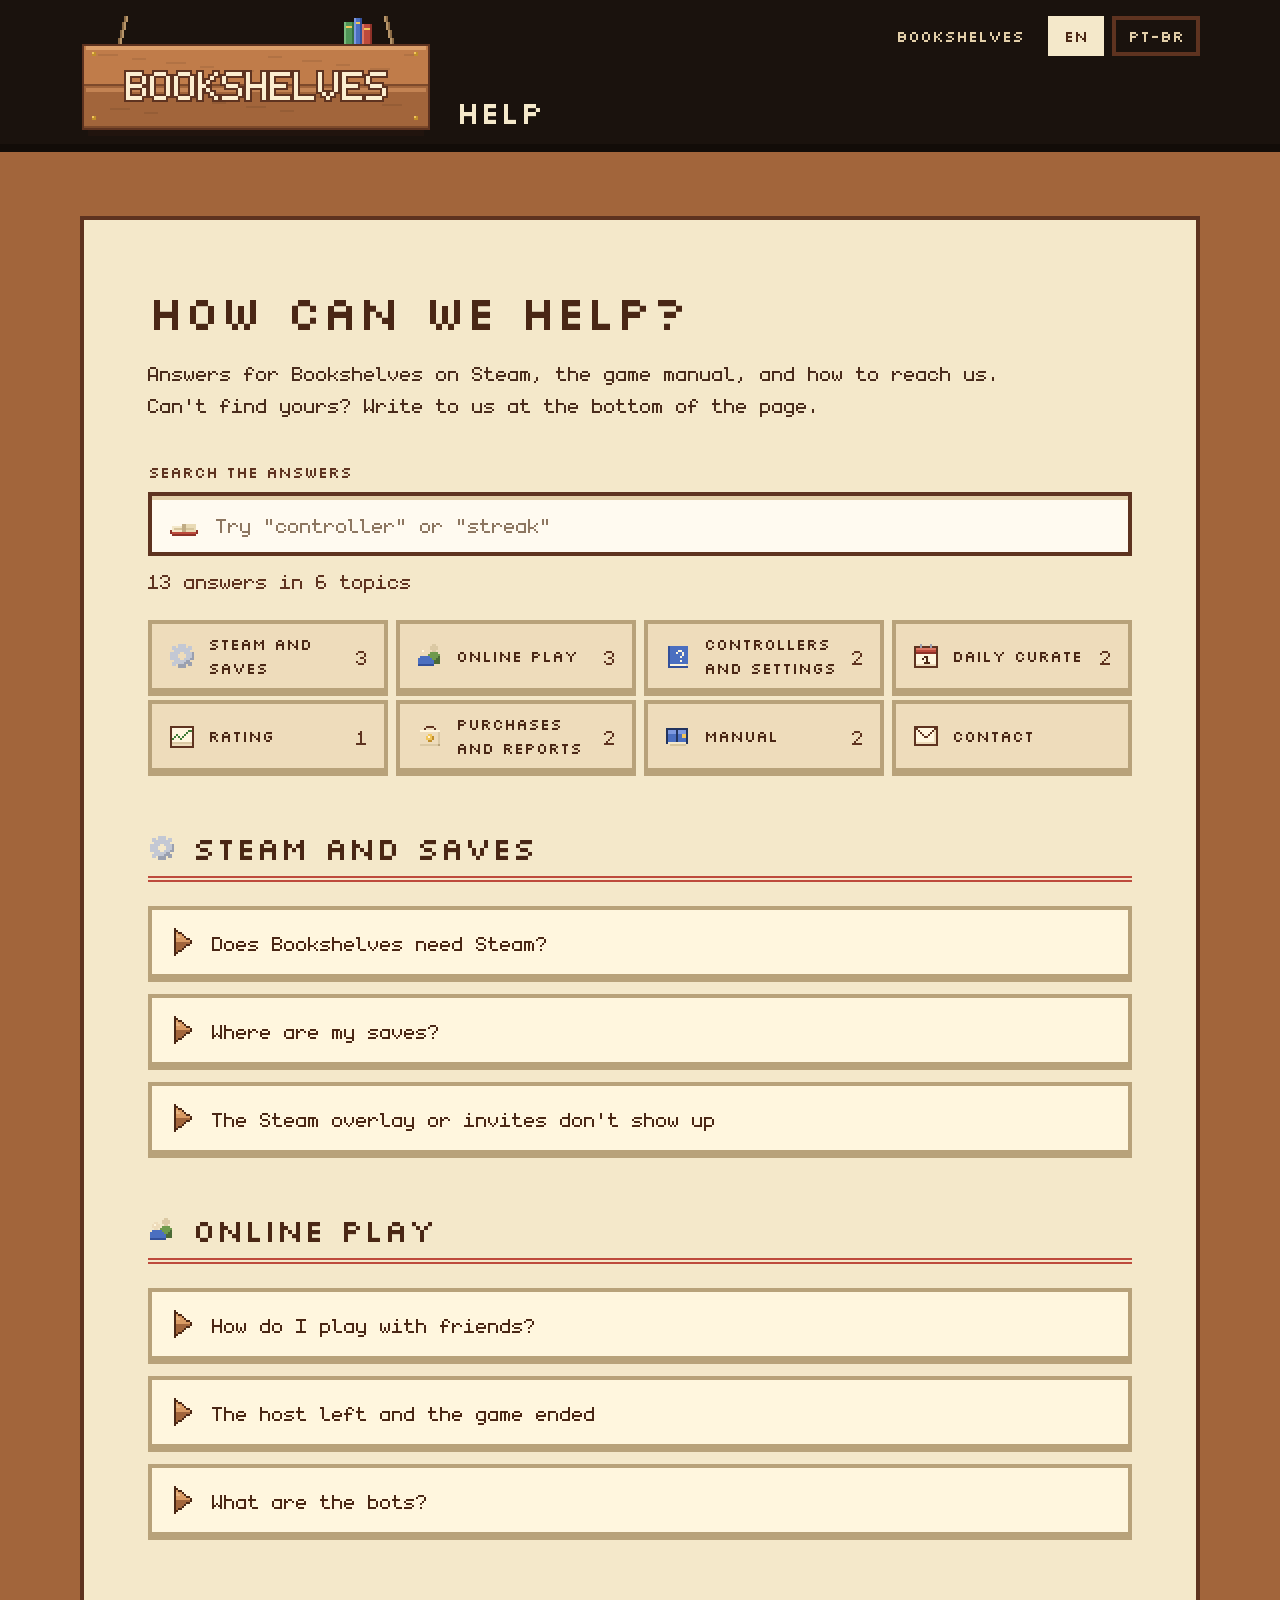
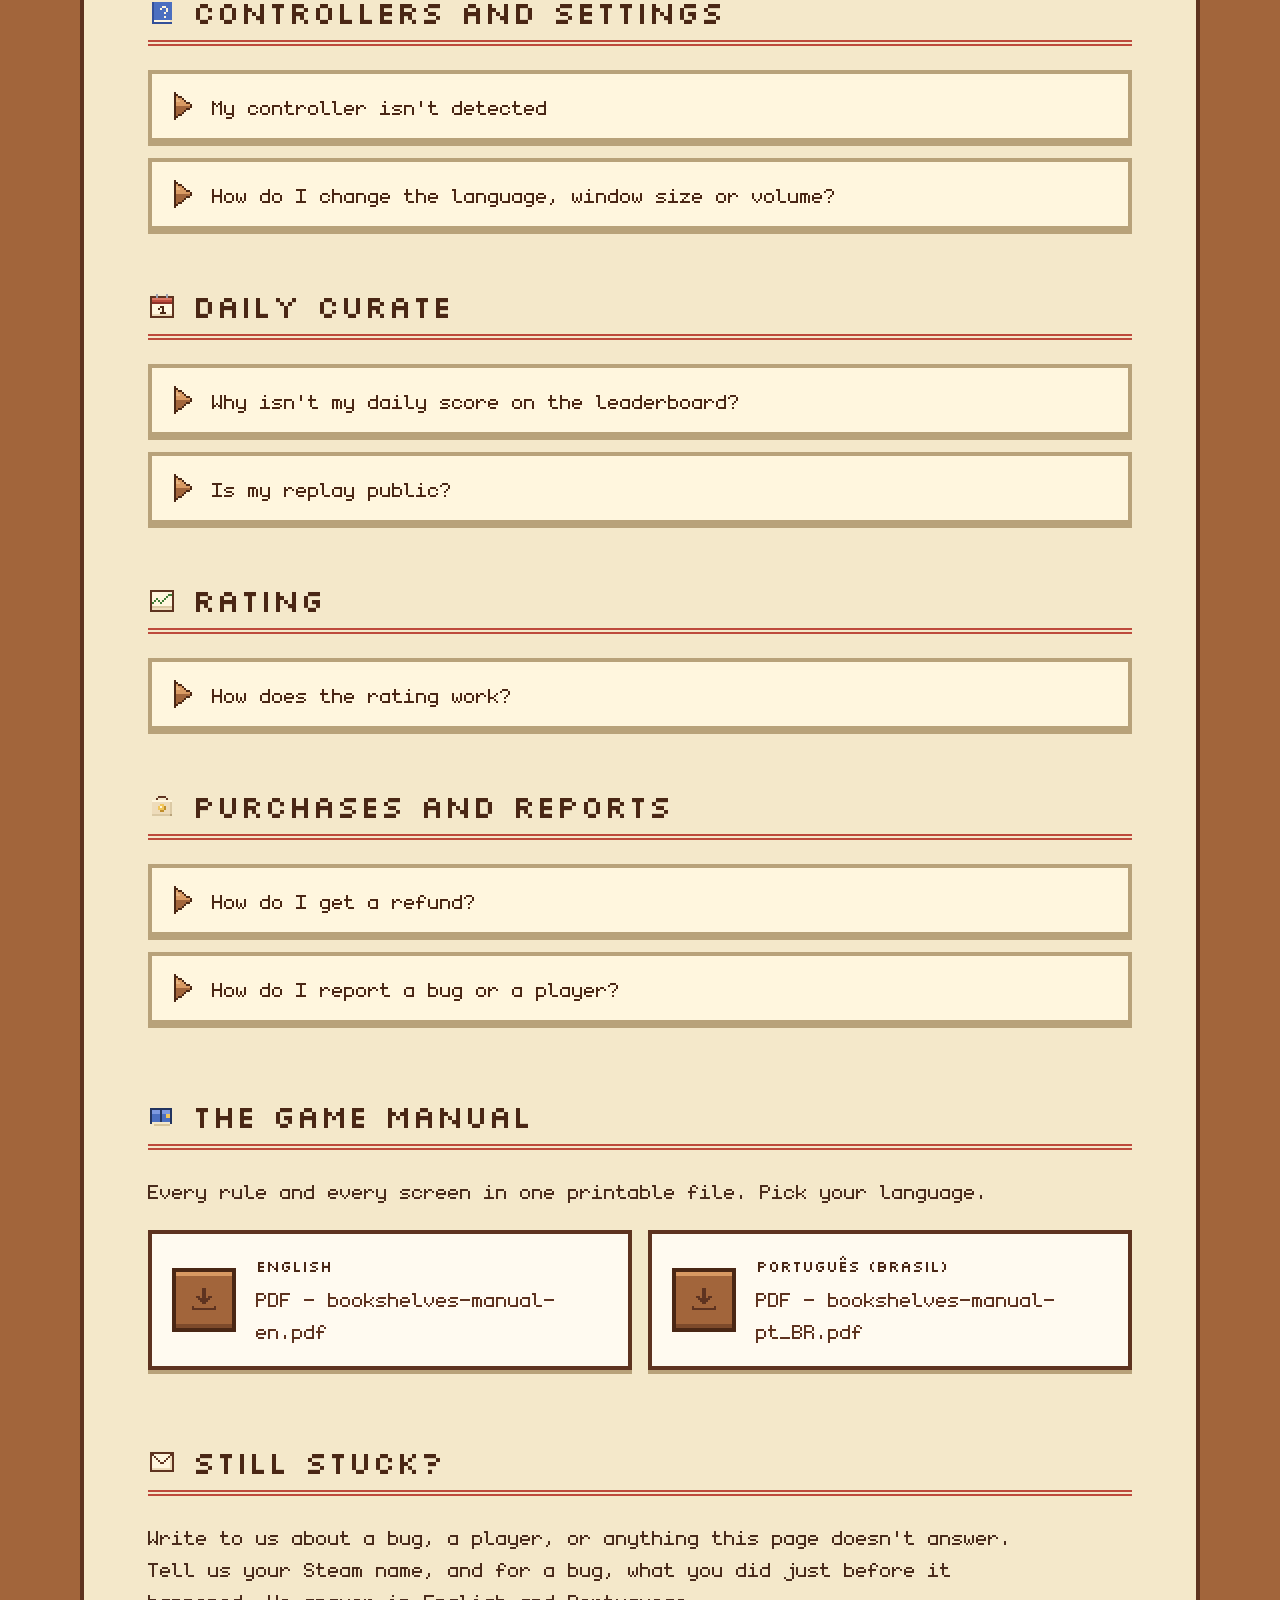
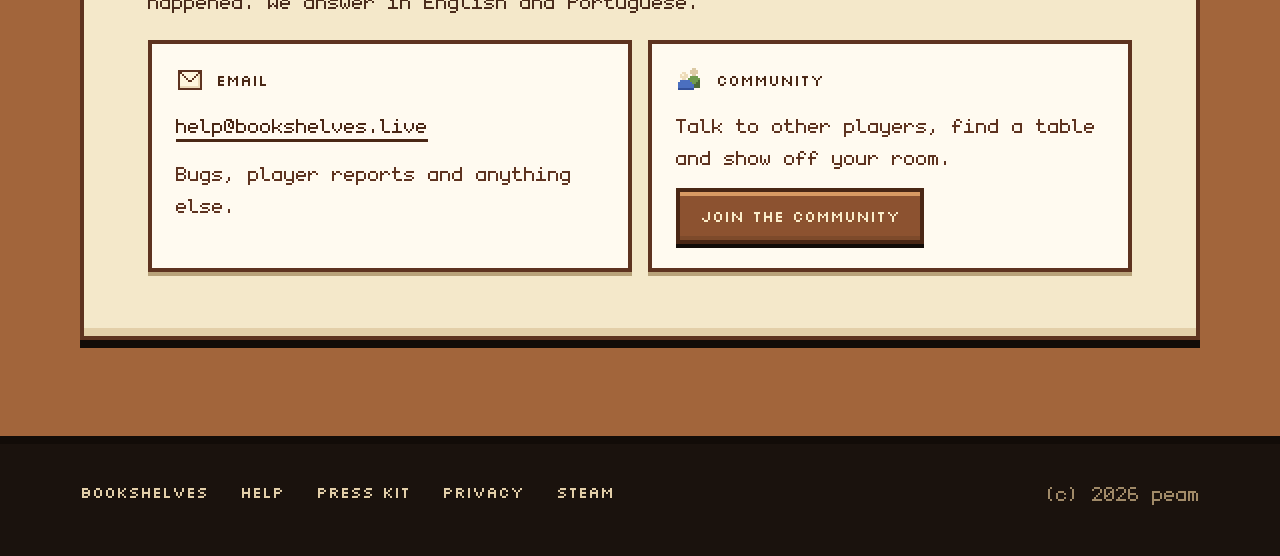
<file: support/index.html>
<!DOCTYPE html>
<html lang="en" data-release="2026-12-07">
<head>
<meta charset="utf-8">
<meta name="viewport" content="width=device-width, initial-scale=1">
<title>Bookshelves help</title>
<meta name="description" content="Answers for Bookshelves on Steam: saves, controllers, online play, the Daily Curate and the rating. The game manual and how to reach us.">
<meta name="theme-color" content="#1a120d">
<link rel="canonical" href="https://bookshelves.live/support/">
<link rel="alternate" hreflang="en" href="https://bookshelves.live/support/"><link rel="alternate" hreflang="pt-BR" href="https://bookshelves.live/support/pt-br/"><link rel="alternate" hreflang="x-default" href="https://bookshelves.live/support/">
<meta property="og:type" content="website">
<meta property="og:title" content="Bookshelves help">
<meta property="og:description" content="Answers for Bookshelves on Steam: saves, controllers, online play, the Daily Curate and the rating. The game manual and how to reach us.">
<meta property="og:url" content="https://bookshelves.live/support/">
<meta property="og:image" content="https://bookshelves.live/assets/og-support-en.png">
<meta property="og:image:width" content="1200">
<meta property="og:image:height" content="630">
<meta property="og:locale" content="en_US">
<meta name="twitter:card" content="summary_large_image">
<link rel="icon" type="image/png" sizes="32x32" href="/assets/favicon-32.png">
<link rel="icon" type="image/png" sizes="16x16" href="/assets/favicon-16.png">
<link rel="apple-touch-icon" href="/assets/apple-touch-icon-180.png">
<link rel="manifest" href="/site.webmanifest">
<link rel="preload" href="/assets/fonts/Silkscreen-Regular.ttf" as="font" type="font/ttf" crossorigin>
<style>@font-face{font-family:monogram;src:url(/assets/fonts/monogram.ttf) format('truetype');font-display:swap}@font-face{font-family:Silkscreen;src:url(/assets/fonts/Silkscreen-Regular.ttf) format('truetype');font-display:swap}</style>
<link rel="stylesheet" href="/assets/style.css">
<script>document.documentElement.classList.add('js')</script>
<script src="/assets/site.js" defer></script>
</head>
<body class="support">

<a class="skip" href="#main">SKIP TO CONTENT</a>
<header class="shead"><div class="swrap">
<a class="home" href="/support/" aria-label="Bookshelves help, home"><img class="px" src="/assets/sprites/logo_sign.png" width="352" height="128" alt=""><span class="badge">HELP</span></a>
<div class="sright"><a class="navlink" href="/">BOOKSHELVES</a><div class="langs" role="group" aria-label="Language"><a class="lang on" href="/support/" hreflang="en" lang="en" aria-current="page">EN</a><a class="lang" href="/support/pt-br/" hreflang="pt-BR" lang="pt-BR">PT-BR</a></div></div>
</div></header>
<main id="main" class="desk"><div class="sheet">
<h1>HOW CAN WE HELP?</h1>
<p class="intro">Answers for Bookshelves on Steam, the game manual, and how to reach us. Can&#x27;t find yours? Write to us at the bottom of the page.</p>
<div class="search" role="search">
<label for="faq-q">SEARCH THE ANSWERS</label>
<div class="field"><img class="px sicon" src="/assets/sprites/icon_search_0.png" width="28" height="24" alt="" aria-hidden="true"><input id="faq-q" type="search" placeholder="Try &quot;controller&quot; or &quot;streak&quot;" aria-describedby="faq-count" autocomplete="off"></div>
<p id="faq-count" aria-live="polite">13 answers in 6 topics</p>
</div>
<script type="application/json" id="faq-strings">{"countOne": "1 answer", "countMany": "{n} answers", "countFor": " for \"{q}\"", "countIn": " in {t} topics", "none": "Nothing on the shelf for \"{q}\". Try a shorter word, pick a topic above, or write to us."}</script>
<nav class="tabs" aria-label="Topics"><ul><li data-topic="saves"><a href="#topic-saves"><span class="tl"><img class="px" src="/assets/sprites/icon_settings.png" width="28" height="24" alt="" aria-hidden="true">STEAM AND SAVES</span><span class="n">3</span></a></li><li data-topic="online"><a href="#topic-online"><span class="tl"><img class="px" src="/assets/sprites/icon_friend.png" width="28" height="24" alt="" aria-hidden="true">ONLINE PLAY</span><span class="n">3</span></a></li><li data-topic="pad"><a href="#topic-pad"><span class="tl"><img class="px" src="/assets/sprites/icon_help.png" width="28" height="24" alt="" aria-hidden="true">CONTROLLERS AND SETTINGS</span><span class="n">2</span></a></li><li data-topic="daily"><a href="#topic-daily"><span class="tl"><img class="px" src="/assets/sprites/icon_calendar.png" width="28" height="24" alt="" aria-hidden="true">DAILY CURATE</span><span class="n">2</span></a></li><li data-topic="rating"><a href="#topic-rating"><span class="tl"><img class="px" src="/assets/sprites/icon_rating.png" width="28" height="24" alt="" aria-hidden="true">RATING</span><span class="n">1</span></a></li><li data-topic="buy"><a href="#topic-buy"><span class="tl"><img class="px" src="/assets/sprites/icon_shop.png" width="28" height="24" alt="" aria-hidden="true">PURCHASES AND REPORTS</span><span class="n">2</span></a></li><li><a href="#manual"><span class="tl"><img class="px" src="/assets/sprites/icon_book.png" width="28" height="24" alt="" aria-hidden="true">MANUAL</span><span class="n">2</span></a></li><li><a href="#contact"><span class="tl"><img class="px" src="/assets/sprites/icon_mail.png" width="28" height="24" alt="" aria-hidden="true">CONTACT</span><span class="n"></span></a></li></ul></nav>
<div class="none" hidden><span class="nl"></span><a href="#contact">Write to us</a></div>
<section class="topic" id="topic-saves" aria-labelledby="h-saves">
<h2 id="h-saves"><img class="px" src="/assets/sprites/icon_settings.png" width="28" height="24" alt="" aria-hidden="true">STEAM AND SAVES</h2><span class="rule" aria-hidden="true"></span>
<ul class="qs"><li class="q">
<h3><button type="button" id="q-saves0" aria-expanded="false" aria-controls="a-saves0"><img class="px arrow" src="/assets/sprites/lb_arrow_next.png" width="24" height="28" alt="" aria-hidden="true"><span>Does Bookshelves need Steam?</span></button></h3>
<div class="ans" id="a-saves0" role="region" aria-labelledby="q-saves0" hidden><div class="ruled"><p>Yes. Your account, online tables, saves, achievements and leaderboards all go through Steam, so start Steam before the game.</p><p>If Steam isn&#x27;t running, or you&#x27;re offline, you can still play the Daily Curate, the practice game in How to play, decorate your room and visit the shop. Online tables come back as soon as Steam does.</p></div></div>
</li><li class="q">
<h3><button type="button" id="q-saves1" aria-expanded="false" aria-controls="a-saves1"><img class="px arrow" src="/assets/sprites/lb_arrow_next.png" width="24" height="28" alt="" aria-hidden="true"><span>Where are my saves?</span></button></h3>
<div class="ans" id="a-saves1" role="region" aria-labelledby="q-saves1" hidden><div class="ruled"><p>In two places. Your coins, everything you bought in the shop, your rating and your match history are kept in Steam Cloud, so they follow you to any computer where you sign in to Steam.</p><p>Your Daily Curate bests and your streak are kept on this computer only. If you play the daily puzzle on a second computer, it keeps its own bests and its own streak there, and the ones on your first computer stay where they are.</p><p>If you reinstall the game, sign in to the same Steam account first and keep Steam Cloud turned on for Bookshelves in Steam (right-click the game in your library, then Properties). Deleting the game&#x27;s folder on this computer removes your daily bests and streak for good.</p></div></div>
</li><li class="q">
<h3><button type="button" id="q-saves2" aria-expanded="false" aria-controls="a-saves2"><img class="px arrow" src="/assets/sprites/lb_arrow_next.png" width="24" height="28" alt="" aria-hidden="true"><span>The Steam overlay or invites don&#x27;t show up</span></button></h3>
<div class="ans" id="a-saves2" role="region" aria-labelledby="q-saves2" hidden><div class="ruled"><p>Open Steam&#x27;s Settings, go to In Game and turn on &quot;Enable the Steam Overlay while in-game&quot;. Then restart Bookshelves. Invites and the friends list in the game both use the overlay.</p></div></div>
</li></ul>
</section><section class="topic" id="topic-online" aria-labelledby="h-online">
<h2 id="h-online"><img class="px" src="/assets/sprites/icon_friend.png" width="28" height="24" alt="" aria-hidden="true">ONLINE PLAY</h2><span class="rule" aria-hidden="true"></span>
<ul class="qs"><li class="q">
<h3><button type="button" id="q-online0" aria-expanded="false" aria-controls="a-online0"><img class="px arrow" src="/assets/sprites/lb_arrow_next.png" width="24" height="28" alt="" aria-hidden="true"><span>How do I play with friends?</span></button></h3>
<div class="ans" id="a-online0" role="region" aria-labelledby="q-online0" hidden><div class="ruled"><p>Pick HOST A GAME and invite friends from Steam, or join a friend from your Steam friends list with &quot;Join Game&quot;. There are no ports to open and nothing to set up on your router.</p></div></div>
</li><li class="q">
<h3><button type="button" id="q-online1" aria-expanded="false" aria-controls="a-online1"><img class="px arrow" src="/assets/sprites/lb_arrow_next.png" width="24" height="28" alt="" aria-hidden="true"><span>The host left and the game ended</span></button></h3>
<div class="ans" id="a-online1" role="region" aria-labelledby="q-online1" hidden><div class="ruled"><p>The host&#x27;s computer runs the table. When the host leaves or loses their connection, the game ends for everyone at that table. To play again, someone hosts a new one.</p></div></div>
</li><li class="q">
<h3><button type="button" id="q-online2" aria-expanded="false" aria-controls="a-online2"><img class="px arrow" src="/assets/sprites/lb_arrow_next.png" width="24" height="28" alt="" aria-hidden="true"><span>What are the bots?</span></button></h3>
<div class="ans" id="a-online2" role="region" aria-labelledby="q-online2" hidden><div class="ruled"><p>Bots fill the empty seats, so a table can start with any number of people. When a person joins, they take a bot&#x27;s seat.</p></div></div>
</li></ul>
</section><section class="topic" id="topic-pad" aria-labelledby="h-pad">
<h2 id="h-pad"><img class="px" src="/assets/sprites/icon_help.png" width="28" height="24" alt="" aria-hidden="true">CONTROLLERS AND SETTINGS</h2><span class="rule" aria-hidden="true"></span>
<ul class="qs"><li class="q">
<h3><button type="button" id="q-pad0" aria-expanded="false" aria-controls="a-pad0"><img class="px arrow" src="/assets/sprites/lb_arrow_next.png" width="24" height="28" alt="" aria-hidden="true"><span>My controller isn&#x27;t detected</span></button></h3>
<div class="ans" id="a-pad0" role="region" aria-labelledby="q-pad0" hidden><div class="ruled"><p>Start Bookshelves from Steam, not from its folder: Steam handles the controller. On a third-party pad with a mode switch, use XInput mode.</p><p>On controllers that put A on the right, the A and B prompts in the game show swapped compared with the labels on the pad.</p></div></div>
</li><li class="q">
<h3><button type="button" id="q-pad1" aria-expanded="false" aria-controls="a-pad1"><img class="px arrow" src="/assets/sprites/lb_arrow_next.png" width="24" height="28" alt="" aria-hidden="true"><span>How do I change the language, window size or volume?</span></button></h3>
<div class="ans" id="a-pad1" role="region" aria-labelledby="q-pad1" hidden><div class="ruled"><p>Open SETTINGS from the main menu, the lobby or during a game. F11 or Alt+Enter switches fullscreen on and off.</p></div></div>
</li></ul>
</section><section class="topic" id="topic-daily" aria-labelledby="h-daily">
<h2 id="h-daily"><img class="px" src="/assets/sprites/icon_calendar.png" width="28" height="24" alt="" aria-hidden="true">DAILY CURATE</h2><span class="rule" aria-hidden="true"></span>
<ul class="qs"><li class="q">
<h3><button type="button" id="q-daily0" aria-expanded="false" aria-controls="a-daily0"><img class="px arrow" src="/assets/sprites/lb_arrow_next.png" width="24" height="28" alt="" aria-hidden="true"><span>Why isn&#x27;t my daily score on the leaderboard?</span></button></h3>
<div class="ans" id="a-daily0" role="region" aria-labelledby="q-daily0" hidden><div class="ruled"><p>Scores post only while Steam is running and online. A Daily Curate you play offline stays on this computer, and it&#x27;s never posted later.</p></div></div>
</li><li class="q">
<h3><button type="button" id="q-daily1" aria-expanded="false" aria-controls="a-daily1"><img class="px arrow" src="/assets/sprites/lb_arrow_next.png" width="24" height="28" alt="" aria-hidden="true"><span>Is my replay public?</span></button></h3>
<div class="ans" id="a-daily1" role="region" aria-labelledby="q-daily1" hidden><div class="ruled"><p>Yes. Your best daily run is attached to the world leaderboard, and anyone can watch it.</p></div></div>
</li></ul>
</section><section class="topic" id="topic-rating" aria-labelledby="h-rating">
<h2 id="h-rating"><img class="px" src="/assets/sprites/icon_rating.png" width="28" height="24" alt="" aria-hidden="true">RATING</h2><span class="rule" aria-hidden="true"></span>
<ul class="qs"><li class="q">
<h3><button type="button" id="q-rating0" aria-expanded="false" aria-controls="a-rating0"><img class="px arrow" src="/assets/sprites/lb_arrow_next.png" width="24" height="28" alt="" aria-hidden="true"><span>How does the rating work?</span></button></h3>
<div class="ans" id="a-rating0" role="region" aria-labelledby="q-rating0" hidden><div class="ruled"><p>Only public games count: tables from FIND A MATCH, played to the end, with at least one other person at the table. Games with only bots, and games with friends you invited, don&#x27;t change it.</p><p>Your first 10 rated games are provisional, so your rating moves more while it settles. Leaving a game before it ends counts as a loss.</p></div></div>
</li></ul>
</section><section class="topic" id="topic-buy" aria-labelledby="h-buy">
<h2 id="h-buy"><img class="px" src="/assets/sprites/icon_shop.png" width="28" height="24" alt="" aria-hidden="true">PURCHASES AND REPORTS</h2><span class="rule" aria-hidden="true"></span>
<ul class="qs"><li class="q">
<h3><button type="button" id="q-buy0" aria-expanded="false" aria-controls="a-buy0"><img class="px arrow" src="/assets/sprites/lb_arrow_next.png" width="24" height="28" alt="" aria-hidden="true"><span>How do I get a refund?</span></button></h3>
<div class="ans" id="a-buy0" role="region" aria-labelledby="q-buy0" hidden><div class="ruled"><p>Purchases and refunds go through Steam. Ask for a refund from your purchase history in Steam; we can&#x27;t issue one ourselves.</p></div></div>
</li><li class="q">
<h3><button type="button" id="q-buy1" aria-expanded="false" aria-controls="a-buy1"><img class="px arrow" src="/assets/sprites/lb_arrow_next.png" width="24" height="28" alt="" aria-hidden="true"><span>How do I report a bug or a player?</span></button></h3>
<div class="ans" id="a-buy1" role="region" aria-labelledby="q-buy1" hidden><div class="ruled"><p>Write to us (see Still stuck? below). For a bug, tell us what you did just before it happened and attach a screenshot if you can. For a player, tell us their Steam name and roughly when you played.</p></div></div>
</li></ul>
</section>
<section id="manual" class="topic wide" aria-labelledby="h-manual">
<h2 id="h-manual"><img class="px" src="/assets/sprites/icon_book.png" width="28" height="24" alt="" aria-hidden="true">THE GAME MANUAL</h2><span class="rule" aria-hidden="true"></span>
<p class="intro">Every rule and every screen in one printable file. Pick your language.</p>
<ul class="manuals"><li><a href="/support/bookshelves-manual-en.pdf" download hreflang="en" type="application/pdf">
<span class="dl" aria-hidden="true"><img class="px" src="/assets/sprites/icon_download.png" width="28" height="24" alt=""></span>
<span class="mt"><span class="mn" lang="en">ENGLISH</span><span class="mf">PDF - bookshelves-manual-en.pdf</span></span></a></li><li><a href="/support/bookshelves-manual-pt_BR.pdf" download hreflang="pt-BR" type="application/pdf">
<span class="dl" aria-hidden="true"><img class="px" src="/assets/sprites/icon_download.png" width="28" height="24" alt=""></span>
<span class="mt"><span class="mn" lang="pt-BR">PORTUGUÊS (BRASIL)</span><span class="mf">PDF - bookshelves-manual-pt_BR.pdf</span></span></a></li></ul>
</section>
<section id="contact" class="topic wide" aria-labelledby="h-contact">
<h2 id="h-contact"><img class="px" src="/assets/sprites/icon_mail.png" width="28" height="24" alt="" aria-hidden="true">STILL STUCK?</h2><span class="rule" aria-hidden="true"></span>
<p class="intro">Write to us about a bug, a player, or anything this page doesn&#x27;t answer. Tell us your Steam name, and for a bug, what you did just before it happened. We answer in English and Portuguese.</p>
<div class="contact"><div class="box">
<span class="cl"><img class="px" src="/assets/sprites/icon_mail.png" width="28" height="24" alt="" aria-hidden="true">EMAIL</span>
<a href="mailto:help@bookshelves.live">help@bookshelves.live</a>
<span class="cn">Bugs, player reports and anything else.</span>
</div><div class="box">
<span class="cl"><img class="px" src="/assets/sprites/icon_friend.png" width="28" height="24" alt="" aria-hidden="true">COMMUNITY</span>
<span class="cn">Talk to other players, find a table and show off your room.</span>
<a class="commbtn" href="https://discord.gg/wWYtDfNnmU">JOIN THE COMMUNITY</a>
</div></div>
</section>
</div></main>
<footer class="sfoot"><div class="swrap"><nav aria-label="Site">
<a href="/">BOOKSHELVES</a><a href="/support/">HELP</a><a href="/press/">PRESS KIT</a><a href="/support/privacy/">PRIVACY</a><a href="https://store.steampowered.com/app/5623550/">STEAM</a>
</nav><span class="copy">(c) 2026 peam</span></div></footer>
</body>
</html>
</file>
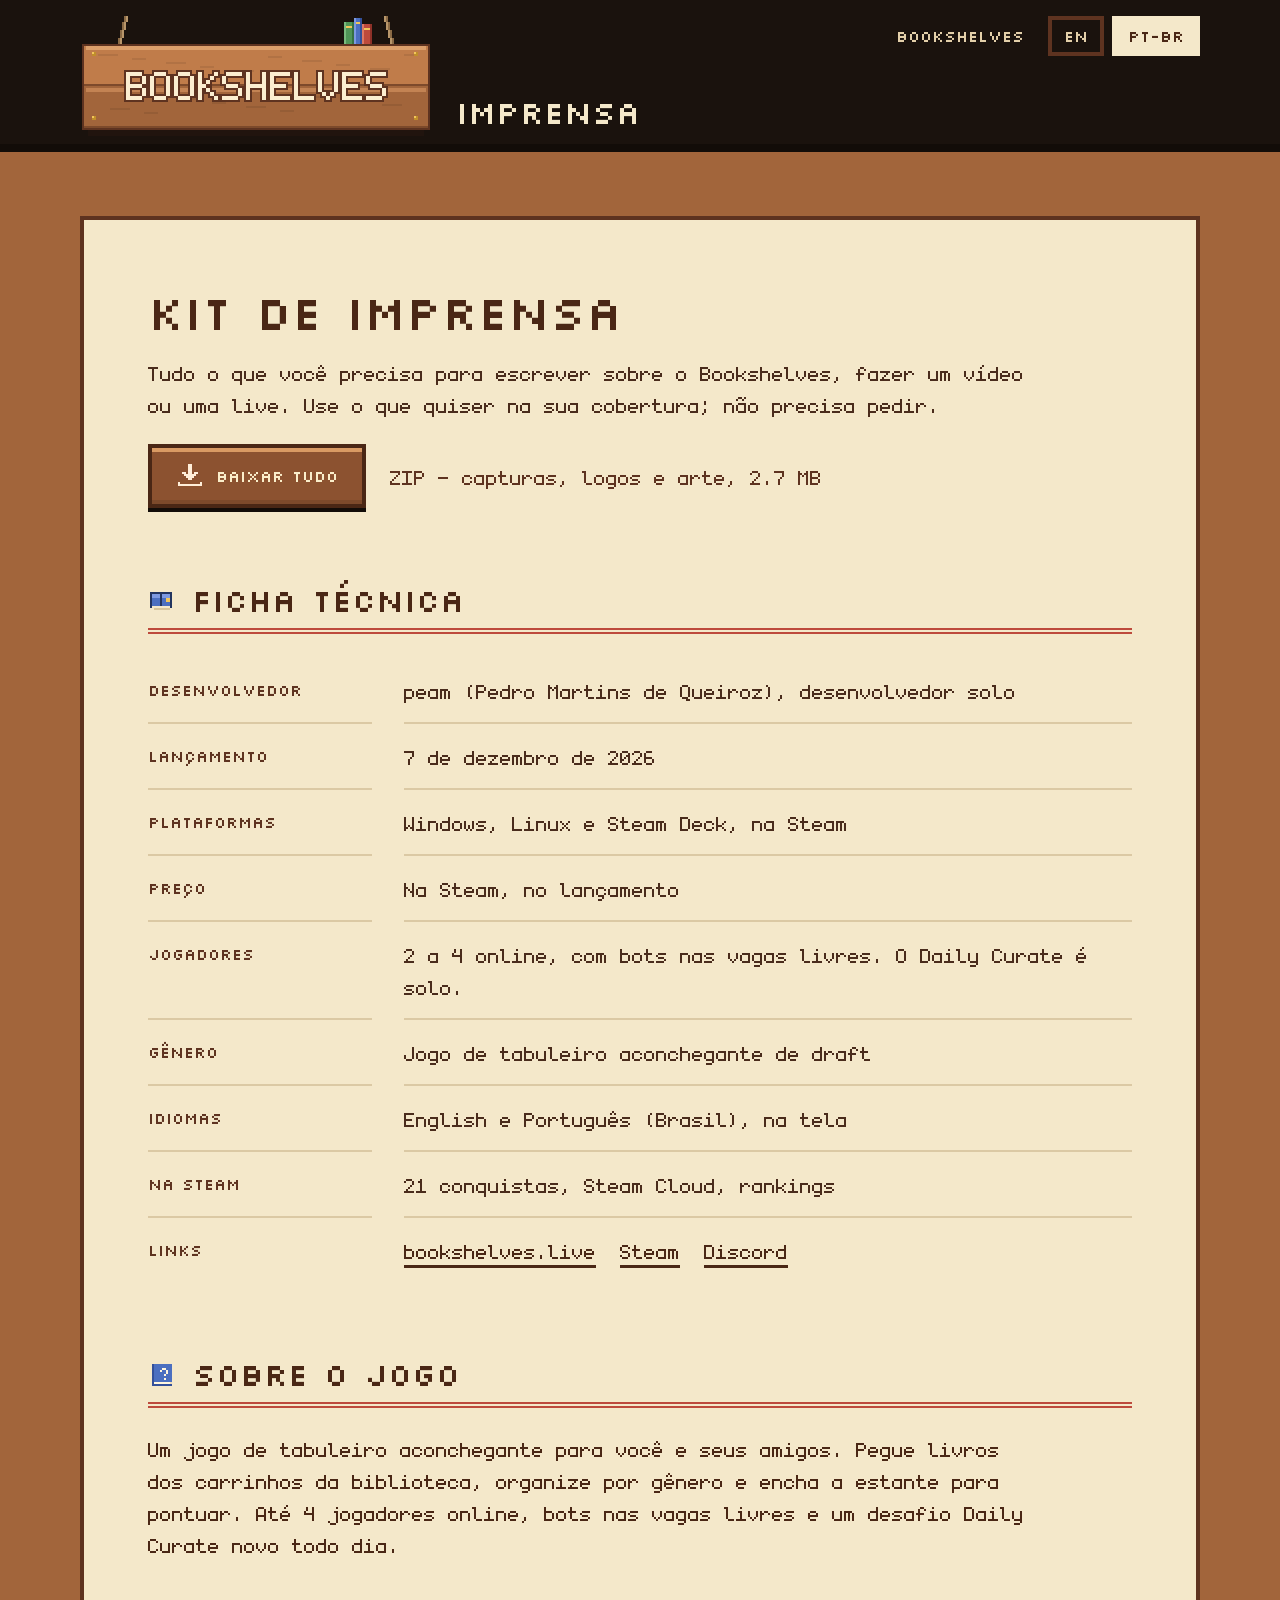
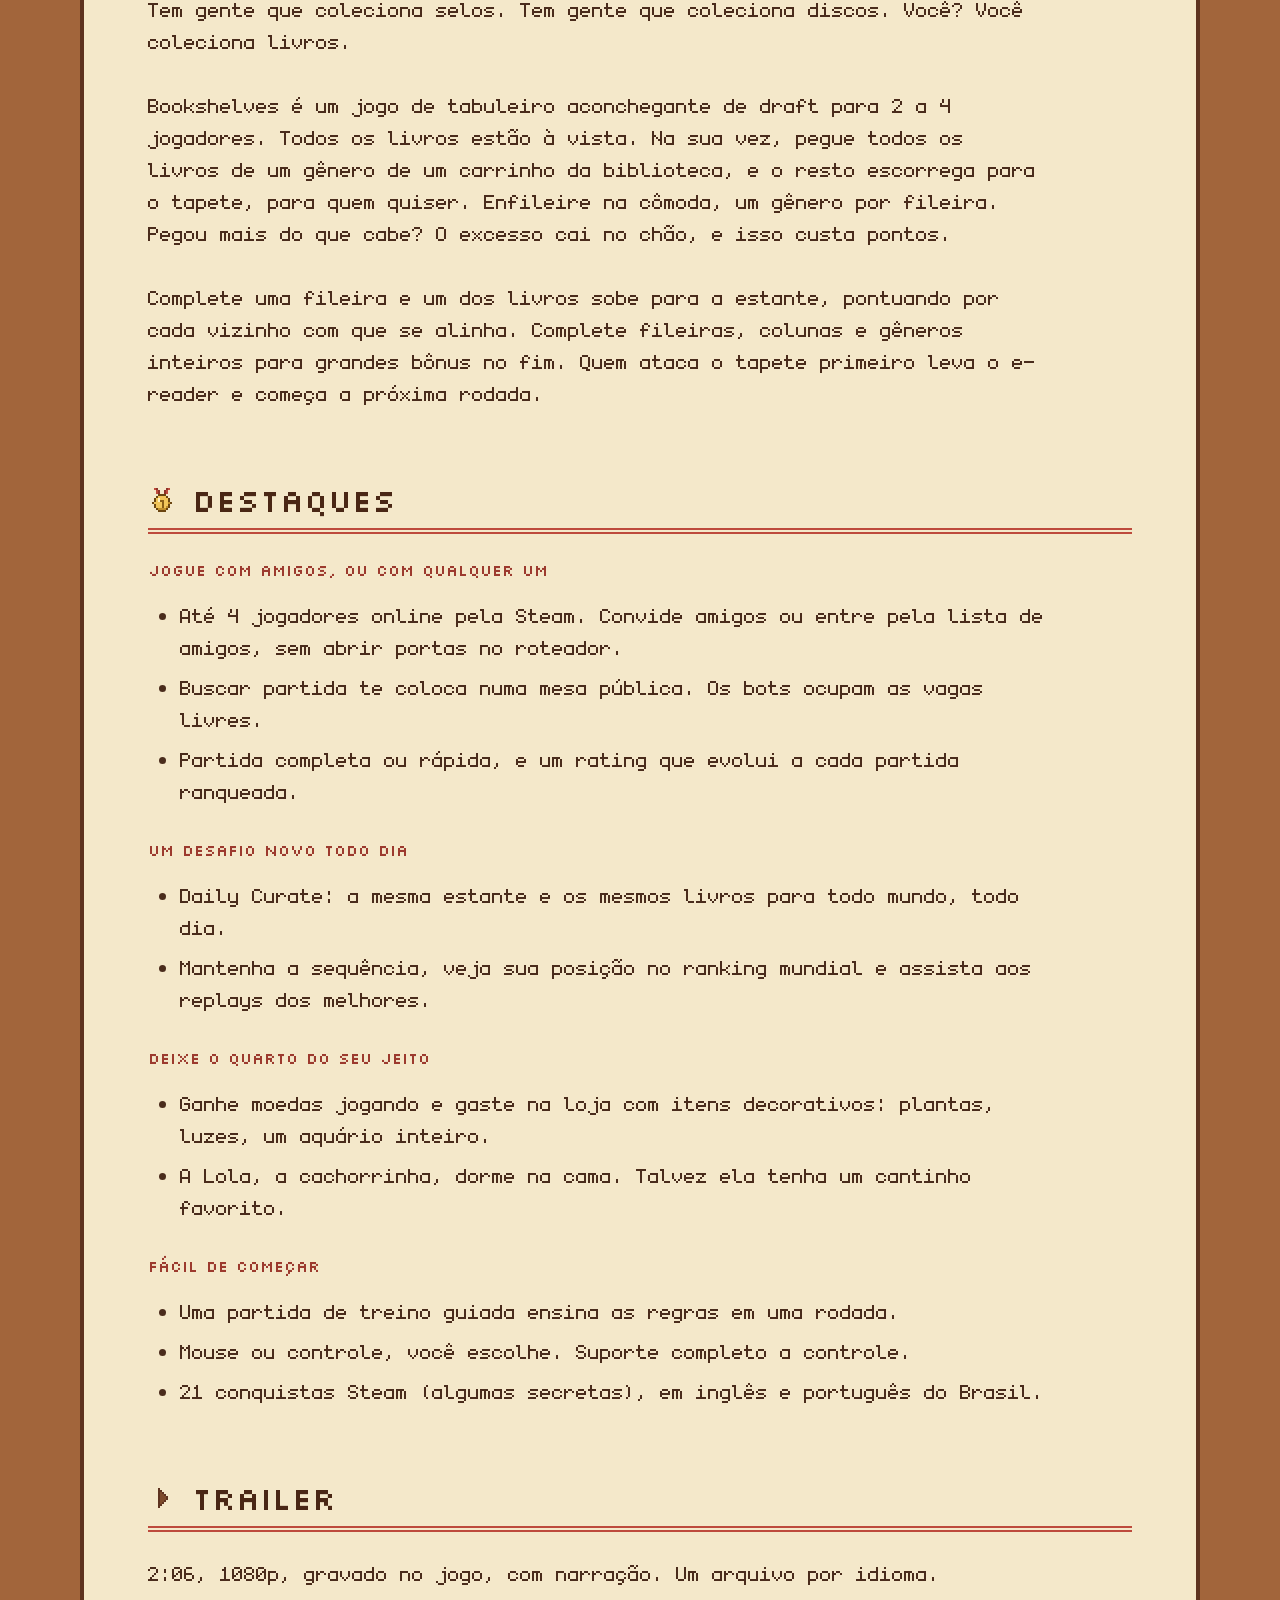
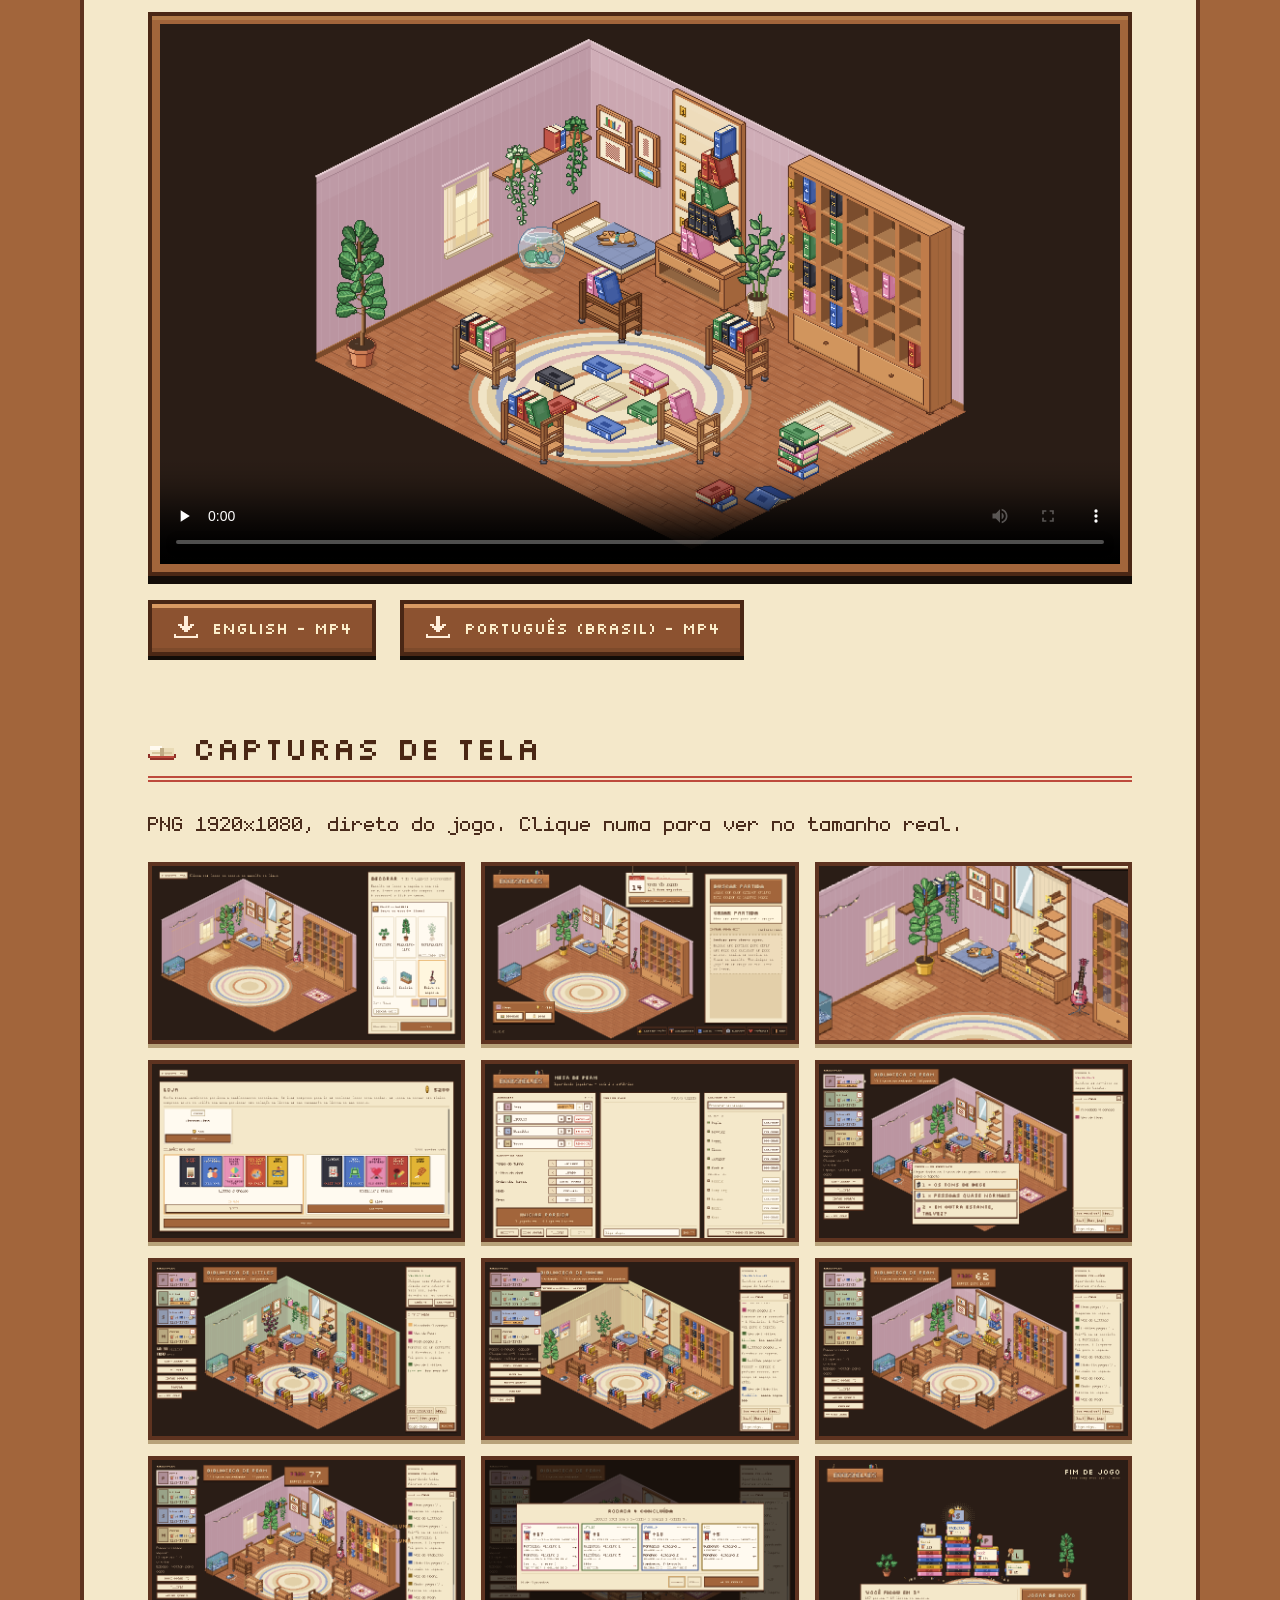
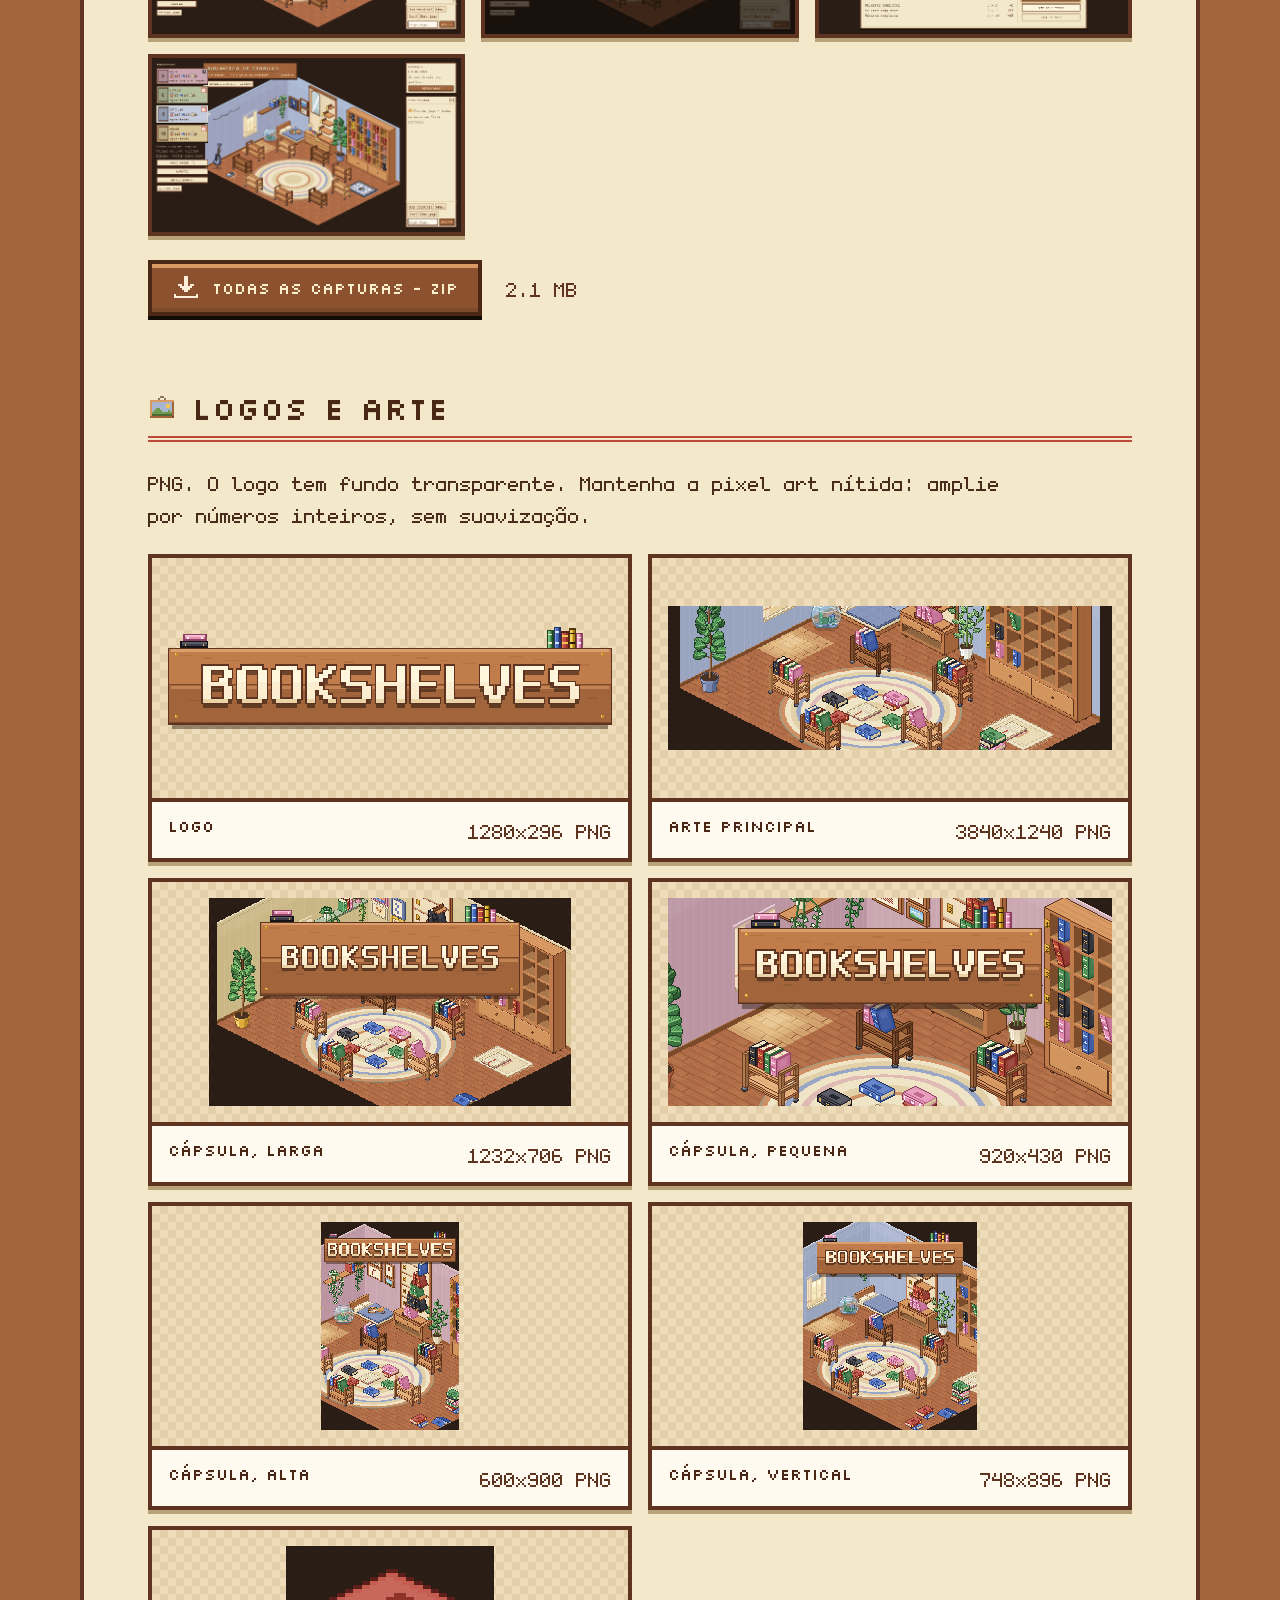
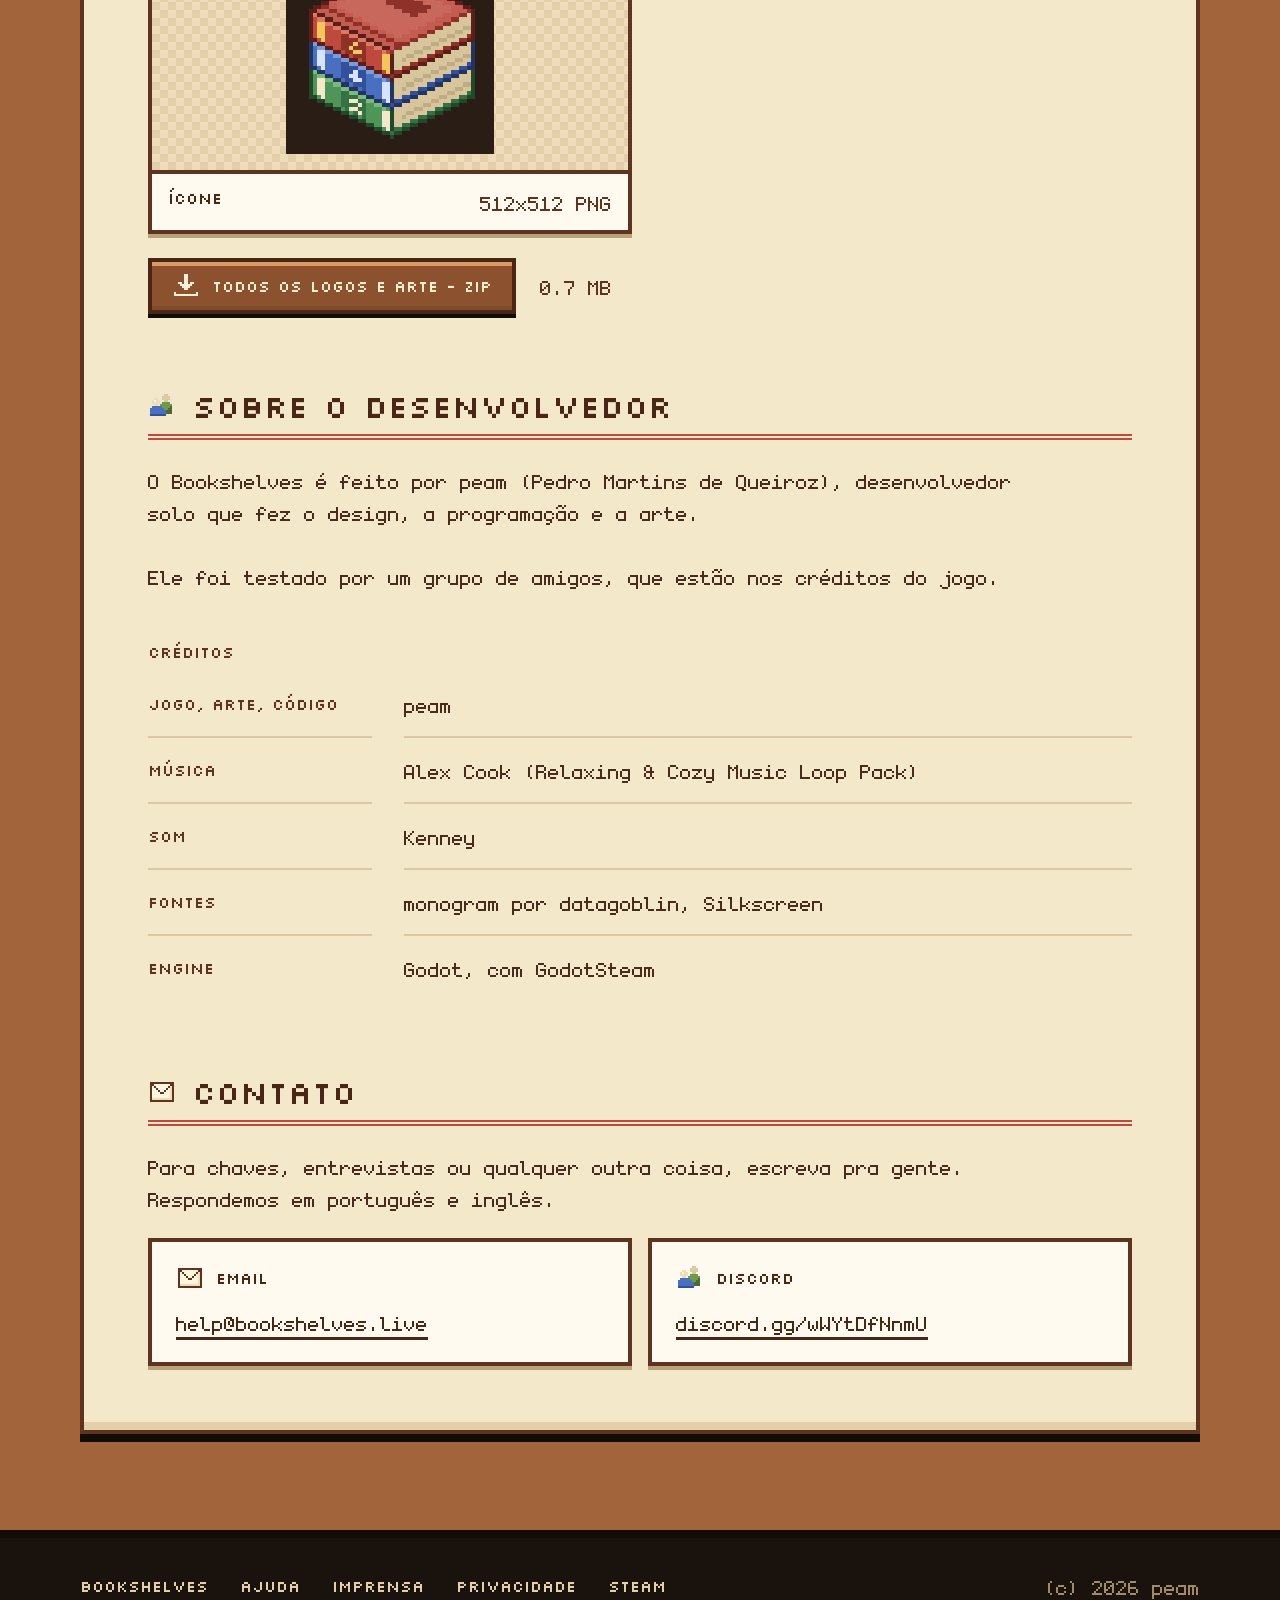
<file: press/pt-br/index.html>
<!DOCTYPE html>
<html lang="pt-BR" data-release="2026-12-07">
<head>
<meta charset="utf-8">
<meta name="viewport" content="width=device-width, initial-scale=1">
<title>Kit de imprensa do Bookshelves</title>
<meta name="description" content="Kit de imprensa do Bookshelves: ficha técnica, descrição, trailer, capturas de tela, logos e arte, livres para usar na cobertura.">
<meta name="theme-color" content="#1a120d">
<link rel="canonical" href="https://bookshelves.live/press/pt-br/">
<link rel="alternate" hreflang="en" href="https://bookshelves.live/press/"><link rel="alternate" hreflang="pt-BR" href="https://bookshelves.live/press/pt-br/"><link rel="alternate" hreflang="x-default" href="https://bookshelves.live/press/">
<meta property="og:type" content="website">
<meta property="og:title" content="Kit de imprensa do Bookshelves">
<meta property="og:description" content="Kit de imprensa do Bookshelves: ficha técnica, descrição, trailer, capturas de tela, logos e arte, livres para usar na cobertura.">
<meta property="og:url" content="https://bookshelves.live/press/pt-br/">
<meta property="og:image" content="https://bookshelves.live/assets/og-pt.png">
<meta property="og:image:width" content="1200">
<meta property="og:image:height" content="630">
<meta property="og:locale" content="pt_BR">
<meta name="twitter:card" content="summary_large_image">
<link rel="icon" type="image/png" sizes="32x32" href="/assets/favicon-32.png">
<link rel="icon" type="image/png" sizes="16x16" href="/assets/favicon-16.png">
<link rel="apple-touch-icon" href="/assets/apple-touch-icon-180.png">
<link rel="manifest" href="/site.webmanifest">
<link rel="preload" href="/assets/fonts/Silkscreen-Regular.ttf" as="font" type="font/ttf" crossorigin>
<style>@font-face{font-family:monogram;src:url(/assets/fonts/monogram.ttf) format('truetype');font-display:swap}@font-face{font-family:Silkscreen;src:url(/assets/fonts/Silkscreen-Regular.ttf) format('truetype');font-display:swap}</style>
<link rel="stylesheet" href="/assets/style.css">
<script>document.documentElement.classList.add('js')</script>
<script src="/assets/site.js" defer></script>
</head>
<body class="support press">

<a class="skip" href="#main">PULAR PARA O CONTEÚDO</a>
<header class="shead"><div class="swrap">
<a class="home" href="/press/pt-br/" aria-label="Kit de imprensa do Bookshelves"><img class="px" src="/assets/sprites/logo_sign.png" width="352" height="128" alt=""><span class="badge">IMPRENSA</span></a>
<div class="sright"><a class="navlink" href="/pt-br/">BOOKSHELVES</a><div class="langs" role="group" aria-label="Idioma"><a class="lang" href="/press/" hreflang="en" lang="en">EN</a><a class="lang on" href="/press/pt-br/" hreflang="pt-BR" lang="pt-BR" aria-current="page">PT-BR</a></div></div>
</div></header>
<main id="main" class="desk"><div class="sheet">
<h1>KIT DE IMPRENSA</h1>
<p class="intro">Tudo o que você precisa para escrever sobre o Bookshelves, fazer um vídeo ou uma live. Use o que quiser na sua cobertura; não precisa pedir.</p>
<p class="zipall"><a class="wbtn big" href="/press/files/bookshelves-press-kit.zip" download><img class="px" src="/assets/sprites/icon_download.png" width="28" height="24" alt="" aria-hidden="true">BAIXAR TUDO</a><span>ZIP - capturas, logos e arte, 2.7 MB</span></p>
<section id="facts" class="topic wide" aria-labelledby="h-facts"><h2 id="h-facts"><img class="px" src="/assets/sprites/icon_book.png" width="28" height="24" alt="" aria-hidden="true">FICHA TÉCNICA</h2><span class="rule" aria-hidden="true"></span><dl class="facts"><dt>DESENVOLVEDOR</dt><dd>peam (Pedro Martins de Queiroz), desenvolvedor solo</dd><dt>LANÇAMENTO</dt><dd>7 de dezembro de 2026</dd><dt>PLATAFORMAS</dt><dd>Windows, Linux e Steam Deck, na Steam</dd><dt>PREÇO</dt><dd>Na Steam, no lançamento</dd><dt>JOGADORES</dt><dd>2 a 4 online, com bots nas vagas livres. O Daily Curate é solo.</dd><dt>GÊNERO</dt><dd>Jogo de tabuleiro aconchegante de draft</dd><dt>IDIOMAS</dt><dd>English e Português (Brasil), na tela</dd><dt>NA STEAM</dt><dd>21 conquistas, Steam Cloud, rankings</dd><dt>LINKS</dt><dd class="links"><a href="https://bookshelves.live/">bookshelves.live</a><a href="https://store.steampowered.com/app/5623550/">Steam</a><a href="https://discord.gg/wWYtDfNnmU">Discord</a></dd></dl></section>
<section id="about" class="topic wide" aria-labelledby="h-about"><h2 id="h-about"><img class="px" src="/assets/sprites/icon_help.png" width="28" height="24" alt="" aria-hidden="true">SOBRE O JOGO</h2><span class="rule" aria-hidden="true"></span><div class="prose"><p class="lead2">Um jogo de tabuleiro aconchegante para você e seus amigos. Pegue livros dos carrinhos da biblioteca, organize por gênero e encha a estante para pontuar. Até 4 jogadores online, bots nas vagas livres e um desafio Daily Curate novo todo dia.</p><p>Tem gente que coleciona selos. Tem gente que coleciona discos. Você? Você coleciona livros.</p><p>Bookshelves é um jogo de tabuleiro aconchegante de draft para 2 a 4 jogadores. Todos os livros estão à vista. Na sua vez, pegue todos os livros de um gênero de um carrinho da biblioteca, e o resto escorrega para o tapete, para quem quiser. Enfileire na cômoda, um gênero por fileira. Pegou mais do que cabe? O excesso cai no chão, e isso custa pontos.</p><p>Complete uma fileira e um dos livros sobe para a estante, pontuando por cada vizinho com que se alinha. Complete fileiras, colunas e gêneros inteiros para grandes bônus no fim. Quem ataca o tapete primeiro leva o e-reader e começa a próxima rodada.</p></div></section>
<section id="features" class="topic wide" aria-labelledby="h-features"><h2 id="h-features"><img class="px" src="/assets/sprites/icon_top.png" width="28" height="24" alt="" aria-hidden="true">DESTAQUES</h2><span class="rule" aria-hidden="true"></span><div class="prose feats"><h3>Jogue com amigos, ou com qualquer um</h3><ul><li>Até 4 jogadores online pela Steam. Convide amigos ou entre pela lista de amigos, sem abrir portas no roteador.</li><li>Buscar partida te coloca numa mesa pública. Os bots ocupam as vagas livres.</li><li>Partida completa ou rápida, e um rating que evolui a cada partida ranqueada.</li></ul><h3>Um desafio novo todo dia</h3><ul><li>Daily Curate: a mesma estante e os mesmos livros para todo mundo, todo dia.</li><li>Mantenha a sequência, veja sua posição no ranking mundial e assista aos replays dos melhores.</li></ul><h3>Deixe o quarto do seu jeito</h3><ul><li>Ganhe moedas jogando e gaste na loja com itens decorativos: plantas, luzes, um aquário inteiro.</li><li>A Lola, a cachorrinha, dorme na cama. Talvez ela tenha um cantinho favorito.</li></ul><h3>Fácil de começar</h3><ul><li>Uma partida de treino guiada ensina as regras em uma rodada.</li><li>Mouse ou controle, você escolhe. Suporte completo a controle.</li><li>21 conquistas Steam (algumas secretas), em inglês e português do Brasil.</li></ul></div></section>
<section id="trailer" class="topic wide" aria-labelledby="h-trailer"><h2 id="h-trailer"><img class="px" src="/assets/sprites/icon_mp3_play.png" width="28" height="24" alt="" aria-hidden="true">TRAILER</h2><span class="rule" aria-hidden="true"></span><p class="intro">2:06, 1080p, gravado no jogo, com narração. Um arquivo por idioma.</p>
<div class="frame pframe"><div class="media"><video controls preload="none" poster="/assets/room_you.png" src="/assets/trailer/trailer-pt.mp4"></video></div></div>
<p class="dls"><a class="wbtn" href="/assets/trailer/trailer-en.mp4" download="bookshelves-trailer-en.mp4"><img class="px" src="/assets/sprites/icon_download.png" width="28" height="24" alt="" aria-hidden="true">ENGLISH - MP4</a><a class="wbtn" href="/assets/trailer/trailer-pt.mp4" download="bookshelves-trailer-pt-br.mp4"><img class="px" src="/assets/sprites/icon_download.png" width="28" height="24" alt="" aria-hidden="true">PORTUGUÊS (BRASIL) - MP4</a></p></section>
<section id="screenshots" class="topic wide" aria-labelledby="h-screenshots"><h2 id="h-screenshots"><img class="px" src="/assets/sprites/icon_search_0.png" width="28" height="24" alt="" aria-hidden="true">CAPTURAS DE TELA</h2><span class="rule" aria-hidden="true"></span><p class="intro">PNG 1920x1080, direto do jogo. Clique numa para ver no tamanho real.</p>
<ul class="shots"><li><a href="/press/files/screenshots/pt-br/01_decorate.png"><img src="/press/files/screenshots/pt-br/01_decorate-thumb.png" width="640" height="360" loading="lazy" alt="Decorando o quarto"></a></li><li><a href="/press/files/screenshots/pt-br/02_menu.png"><img src="/press/files/screenshots/pt-br/02_menu-thumb.png" width="640" height="360" loading="lazy" alt="O menu principal, com o cartão do Daily Curate"></a></li><li><a href="/press/files/screenshots/pt-br/03_room_close.png"><img src="/press/files/screenshots/pt-br/03_room_close-thumb.png" width="640" height="360" loading="lazy" alt="O quarto de perto"></a></li><li><a href="/press/files/screenshots/pt-br/04_shop.png"><img src="/press/files/screenshots/pt-br/04_shop-thumb.png" width="640" height="360" loading="lazy" alt="A loja: músicas e coleções de livros"></a></li><li><a href="/press/files/screenshots/pt-br/05_lobby.png"><img src="/press/files/screenshots/pt-br/05_lobby-thumb.png" width="640" height="360" loading="lazy" alt="O lobby antes da partida"></a></li><li><a href="/press/files/screenshots/pt-br/06_pick_genre.png"><img src="/press/files/screenshots/pt-br/06_pick_genre-thumb.png" width="640" height="360" loading="lazy" alt="Escolhendo um gênero num carrinho da biblioteca"></a></li><li><a href="/press/files/screenshots/pt-br/07_controller.png"><img src="/press/files/screenshots/pt-br/07_controller-thumb.png" width="640" height="360" loading="lazy" alt="Jogando com controle"></a></li><li><a href="/press/files/screenshots/pt-br/08_visit.png"><img src="/press/files/screenshots/pt-br/08_visit-thumb.png" width="640" height="360" loading="lazy" alt="Visitando o quarto de outro jogador"></a></li><li><a href="/press/files/screenshots/pt-br/09_shelving.png"><img src="/press/files/screenshots/pt-br/09_shelving-thumb.png" width="640" height="360" loading="lazy" alt="Livros pontuando na estante"></a></li><li><a href="/press/files/screenshots/pt-br/10_shelving_glow.png"><img src="/press/files/screenshots/pt-br/10_shelving_glow-thumb.png" width="640" height="360" loading="lazy" alt="Bônus por fileira e coluna completas"></a></li><li><a href="/press/files/screenshots/pt-br/11_round_summary.png"><img src="/press/files/screenshots/pt-br/11_round_summary-thumb.png" width="640" height="360" loading="lazy" alt="O resumo da rodada"></a></li><li><a href="/press/files/screenshots/pt-br/12_results.png"><img src="/press/files/screenshots/pt-br/12_results-thumb.png" width="640" height="360" loading="lazy" alt="O resultado final, em pilhas de livros"></a></li><li><a href="/press/files/screenshots/pt-br/13_final_shelves.png"><img src="/press/files/screenshots/pt-br/13_final_shelves-thumb.png" width="640" height="360" loading="lazy" alt="Vendo o quarto de outro jogador depois da partida"></a></li></ul>
<p class="dls"><a class="wbtn" href="/press/files/bookshelves-screenshots.zip" download><img class="px" src="/assets/sprites/icon_download.png" width="28" height="24" alt="" aria-hidden="true">TODAS AS CAPTURAS - ZIP</a><span>2.1 MB</span></p></section>
<section id="art" class="topic wide" aria-labelledby="h-art"><h2 id="h-art"><img class="px" src="/assets/sprites/icon_decorate.png" width="28" height="24" alt="" aria-hidden="true">LOGOS E ARTE</h2><span class="rule" aria-hidden="true"></span><p class="intro">PNG. O logo tem fundo transparente. Mantenha a pixel art nítida: amplie por números inteiros, sem suavização.</p>
<ul class="art"><li><a href="/press/files/art/logo.png" download><span class="artimg"><img src="/press/files/art/logo.png" alt="" loading="lazy"></span><span class="artcap"><span class="mn">Logo</span><span class="mf">1280x296 PNG</span></span></a></li><li><a href="/press/files/art/key_art.png" download><span class="artimg"><img src="/press/files/art/key_art.png" alt="" loading="lazy"></span><span class="artcap"><span class="mn">Arte principal</span><span class="mf">3840x1240 PNG</span></span></a></li><li><a href="/press/files/art/main_capsule.png" download><span class="artimg"><img src="/press/files/art/main_capsule.png" alt="" loading="lazy"></span><span class="artcap"><span class="mn">Cápsula, larga</span><span class="mf">1232x706 PNG</span></span></a></li><li><a href="/press/files/art/header_capsule.png" download><span class="artimg"><img src="/press/files/art/header_capsule.png" alt="" loading="lazy"></span><span class="artcap"><span class="mn">Cápsula, pequena</span><span class="mf">920x430 PNG</span></span></a></li><li><a href="/press/files/art/library_capsule.png" download><span class="artimg"><img src="/press/files/art/library_capsule.png" alt="" loading="lazy"></span><span class="artcap"><span class="mn">Cápsula, alta</span><span class="mf">600x900 PNG</span></span></a></li><li><a href="/press/files/art/vertical_capsule.png" download><span class="artimg"><img src="/press/files/art/vertical_capsule.png" alt="" loading="lazy"></span><span class="artcap"><span class="mn">Cápsula, vertical</span><span class="mf">748x896 PNG</span></span></a></li><li><a href="/press/files/art/icon.png" download><span class="artimg"><img src="/press/files/art/icon.png" alt="" loading="lazy"></span><span class="artcap"><span class="mn">Ícone</span><span class="mf">512x512 PNG</span></span></a></li></ul>
<p class="dls"><a class="wbtn" href="/press/files/bookshelves-art.zip" download><img class="px" src="/assets/sprites/icon_download.png" width="28" height="24" alt="" aria-hidden="true">TODOS OS LOGOS E ARTE - ZIP</a><span>0.7 MB</span></p></section>
<section id="developer" class="topic wide" aria-labelledby="h-developer"><h2 id="h-developer"><img class="px" src="/assets/sprites/icon_friend.png" width="28" height="24" alt="" aria-hidden="true">SOBRE O DESENVOLVEDOR</h2><span class="rule" aria-hidden="true"></span><div class="prose"><p>O Bookshelves é feito por peam (Pedro Martins de Queiroz), desenvolvedor solo que fez o design, a programação e a arte.</p><p>Ele foi testado por um grupo de amigos, que estão nos créditos do jogo.</p></div>
<h3 class="subh">CRÉDITOS</h3><dl class="facts"><dt>JOGO, ARTE, CÓDIGO</dt><dd>peam</dd><dt>MÚSICA</dt><dd>Alex Cook (Relaxing &amp; Cozy Music Loop Pack)</dd><dt>SOM</dt><dd>Kenney</dd><dt>FONTES</dt><dd>monogram por datagoblin, Silkscreen</dd><dt>ENGINE</dt><dd>Godot, com GodotSteam</dd></dl></section>
<section id="contact" class="topic wide" aria-labelledby="h-contact"><h2 id="h-contact"><img class="px" src="/assets/sprites/icon_mail.png" width="28" height="24" alt="" aria-hidden="true">CONTATO</h2><span class="rule" aria-hidden="true"></span><p class="intro">Para chaves, entrevistas ou qualquer outra coisa, escreva pra gente. Respondemos em português e inglês.</p>
<div class="contact"><div class="box"><span class="cl"><img class="px" src="/assets/sprites/icon_mail.png" width="28" height="24" alt="" aria-hidden="true">EMAIL</span><a href="mailto:help@bookshelves.live">help@bookshelves.live</a></div>
<div class="box"><span class="cl"><img class="px" src="/assets/sprites/icon_friend.png" width="28" height="24" alt="" aria-hidden="true">DISCORD</span><a href="https://discord.gg/wWYtDfNnmU">discord.gg/wWYtDfNnmU</a></div></div></section>
</div></main>
<footer class="sfoot"><div class="swrap"><nav aria-label="Site">
<a href="/pt-br/">BOOKSHELVES</a><a href="/support/pt-br/">AJUDA</a><a href="/press/pt-br/">IMPRENSA</a><a href="/support/pt-br/privacy/">PRIVACIDADE</a><a href="https://store.steampowered.com/app/5623550/">STEAM</a>
</nav><span class="copy">(c) 2026 peam</span></div></footer>
</body>
</html>
</file>
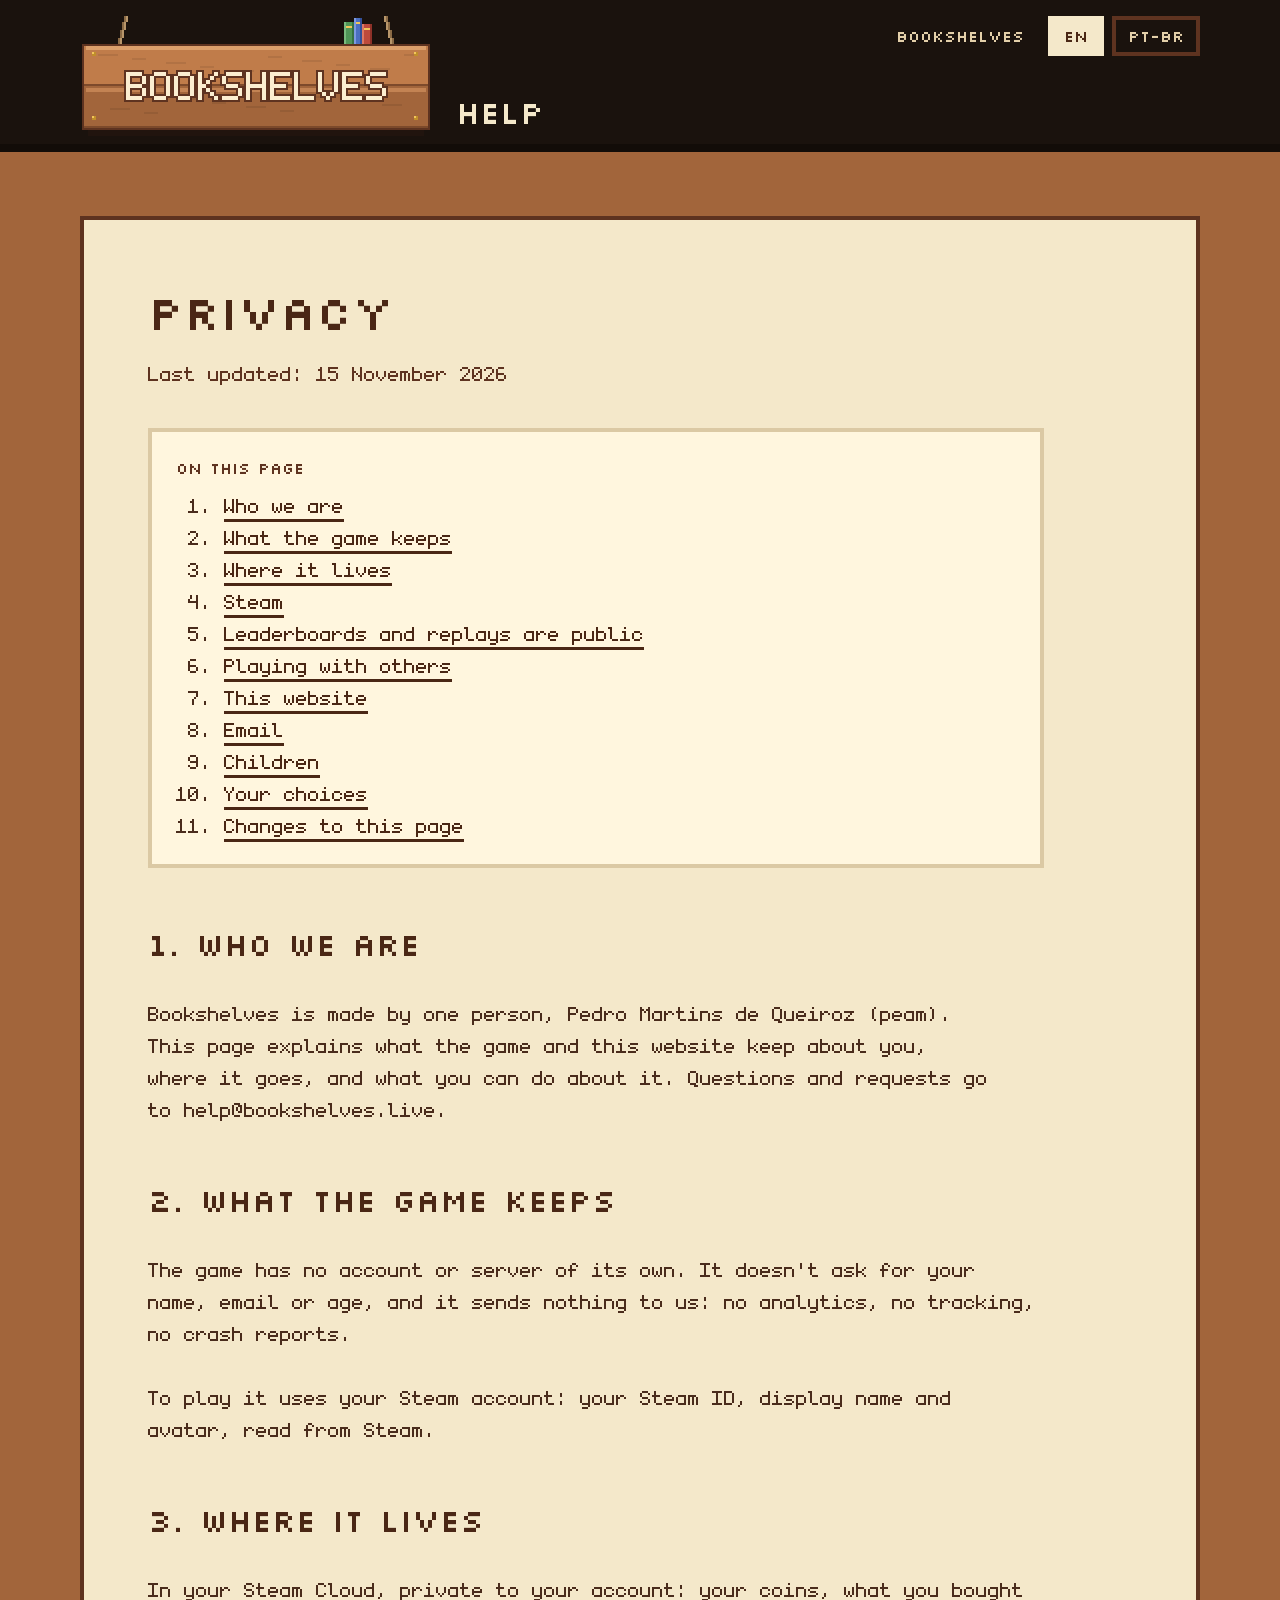
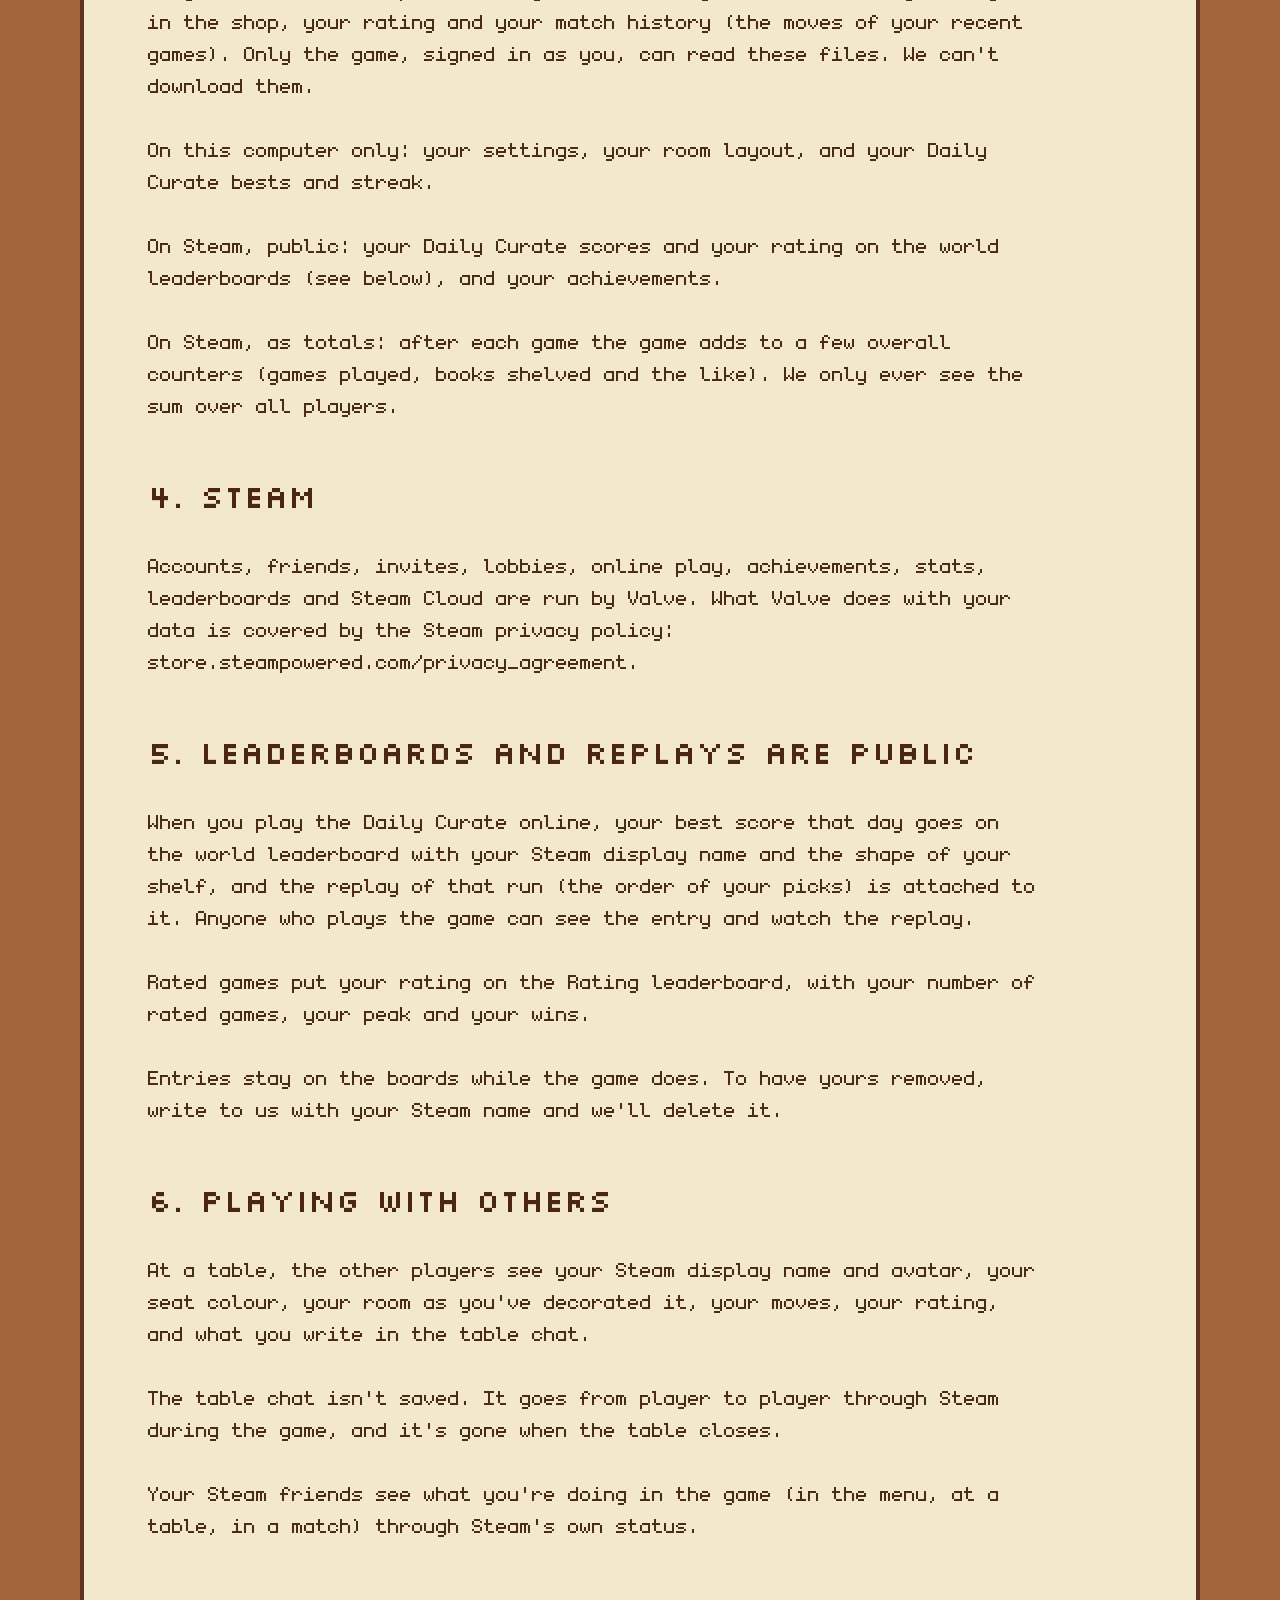
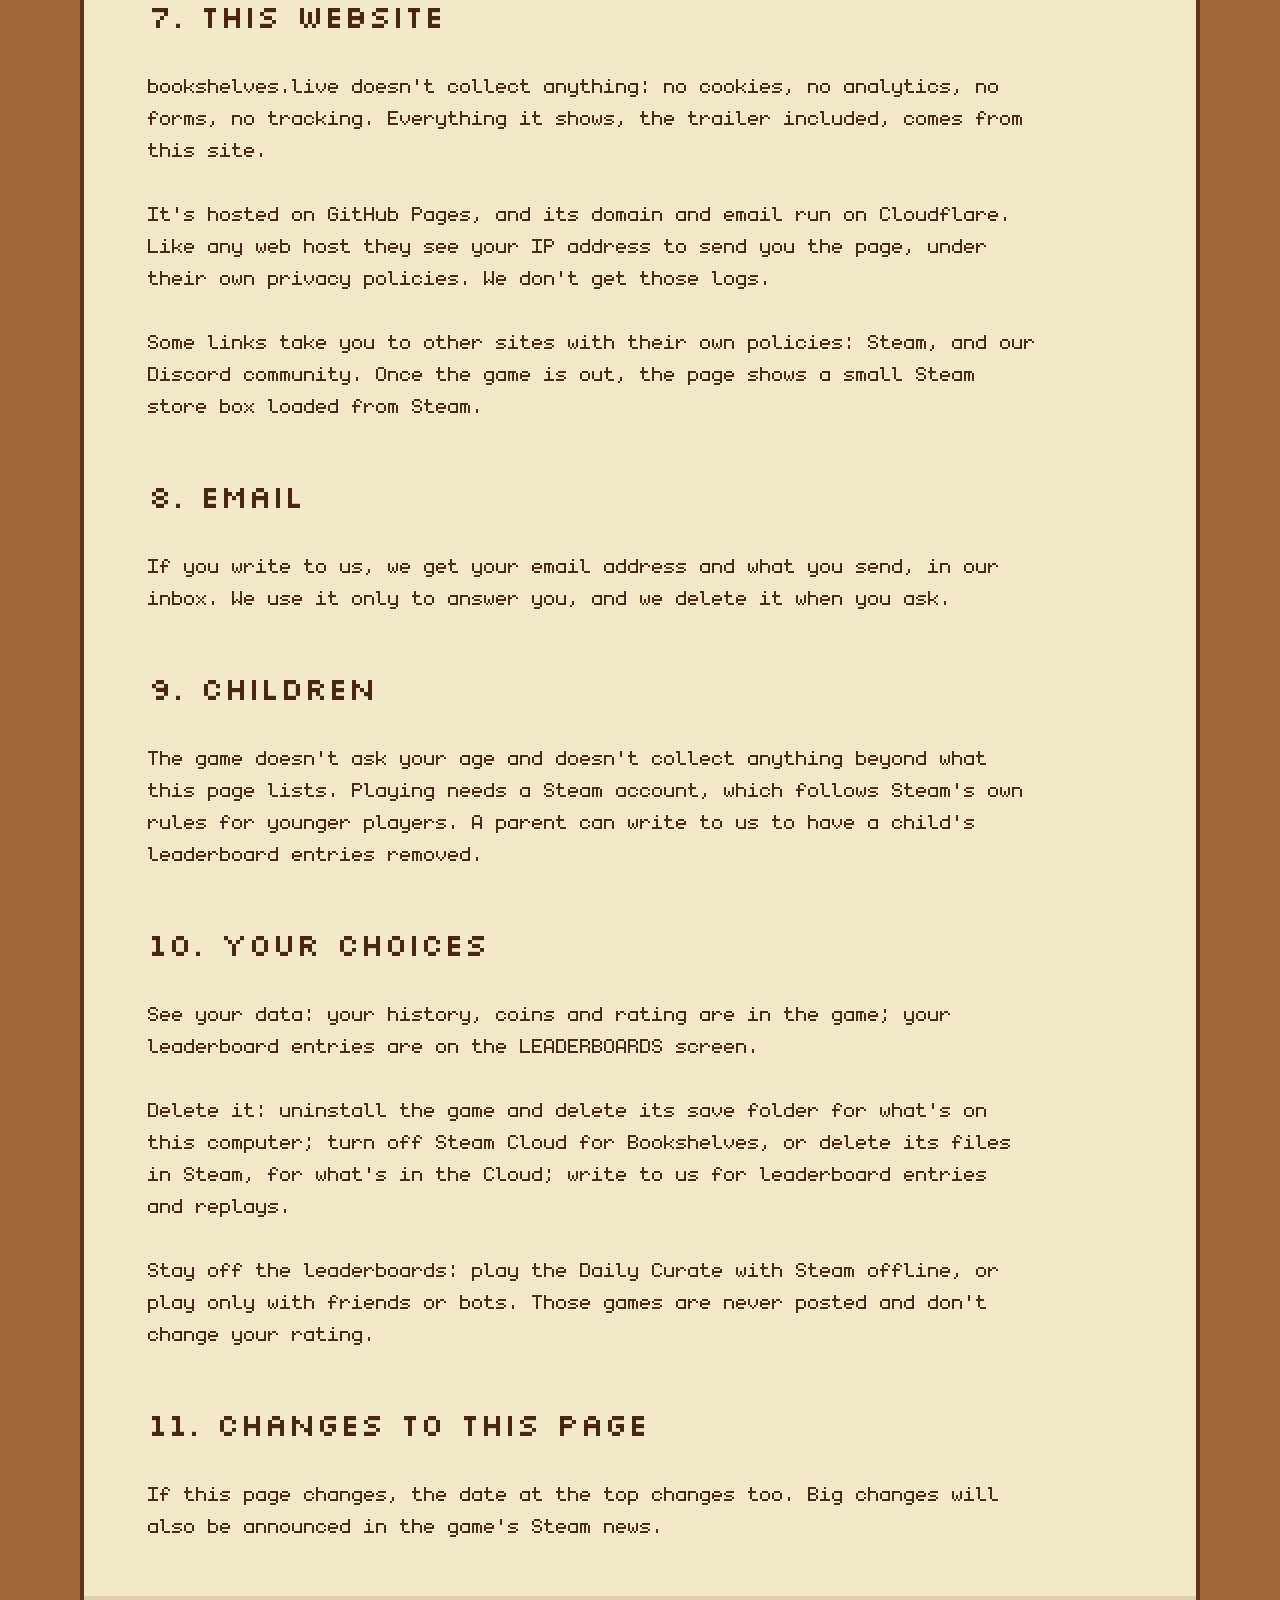
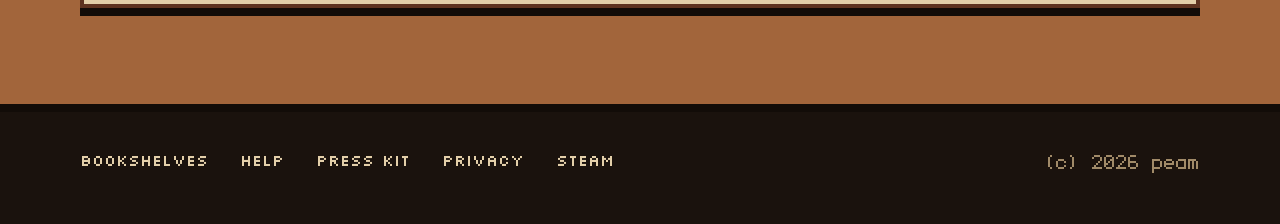
<file: support/privacy/index.html>
<!DOCTYPE html>
<html lang="en" data-release="2026-12-07">
<head>
<meta charset="utf-8">
<meta name="viewport" content="width=device-width, initial-scale=1">
<title>Privacy - Bookshelves</title>
<meta name="description" content="Answers for Bookshelves on Steam: saves, controllers, online play, the Daily Curate and the rating. The game manual and how to reach us.">
<meta name="theme-color" content="#1a120d">
<link rel="canonical" href="https://bookshelves.live/support/privacy/">
<link rel="alternate" hreflang="en" href="https://bookshelves.live/support/privacy/"><link rel="alternate" hreflang="pt-BR" href="https://bookshelves.live/support/pt-br/privacy/"><link rel="alternate" hreflang="x-default" href="https://bookshelves.live/support/privacy/">
<meta property="og:type" content="website">
<meta property="og:title" content="Privacy - Bookshelves">
<meta property="og:description" content="Answers for Bookshelves on Steam: saves, controllers, online play, the Daily Curate and the rating. The game manual and how to reach us.">
<meta property="og:url" content="https://bookshelves.live/support/privacy/">
<meta property="og:image" content="https://bookshelves.live/assets/og-support-en.png">
<meta property="og:image:width" content="1200">
<meta property="og:image:height" content="630">
<meta property="og:locale" content="en_US">
<meta name="twitter:card" content="summary_large_image">
<link rel="icon" type="image/png" sizes="32x32" href="/assets/favicon-32.png">
<link rel="icon" type="image/png" sizes="16x16" href="/assets/favicon-16.png">
<link rel="apple-touch-icon" href="/assets/apple-touch-icon-180.png">
<link rel="manifest" href="/site.webmanifest">
<link rel="preload" href="/assets/fonts/Silkscreen-Regular.ttf" as="font" type="font/ttf" crossorigin>
<style>@font-face{font-family:monogram;src:url(/assets/fonts/monogram.ttf) format('truetype');font-display:swap}@font-face{font-family:Silkscreen;src:url(/assets/fonts/Silkscreen-Regular.ttf) format('truetype');font-display:swap}</style>
<link rel="stylesheet" href="/assets/style.css">
<script>document.documentElement.classList.add('js')</script>
<script src="/assets/site.js" defer></script>
</head>
<body class="support">

<a class="skip" href="#main">SKIP TO CONTENT</a>
<header class="shead"><div class="swrap">
<a class="home" href="/support/" aria-label="Bookshelves help, home"><img class="px" src="/assets/sprites/logo_sign.png" width="352" height="128" alt=""><span class="badge">HELP</span></a>
<div class="sright"><a class="navlink" href="/">BOOKSHELVES</a><div class="langs" role="group" aria-label="Language"><a class="lang on" href="/support/privacy/" hreflang="en" lang="en" aria-current="page">EN</a><a class="lang" href="/support/pt-br/privacy/" hreflang="pt-BR" lang="pt-BR">PT-BR</a></div></div>
</div></header>
<main id="main" class="desk"><div class="sheet">
<article class="privacy" aria-labelledby="h-privacy">
<h1 id="h-privacy" class="ptitle">PRIVACY</h1>
<p class="upd">Last updated: 15 November 2026</p>
<nav class="toc" aria-label="ON THIS PAGE"><span>ON THIS PAGE</span><ol><li><a href="#p1">Who we are</a></li><li><a href="#p2">What the game keeps</a></li><li><a href="#p3">Where it lives</a></li><li><a href="#p4">Steam</a></li><li><a href="#p5">Leaderboards and replays are public</a></li><li><a href="#p6">Playing with others</a></li><li><a href="#p7">This website</a></li><li><a href="#p8">Email</a></li><li><a href="#p9">Children</a></li><li><a href="#p10">Your choices</a></li><li><a href="#p11">Changes to this page</a></li></ol></nav>
<section id="p1"><h2>1. Who we are</h2><p>Bookshelves is made by one person, Pedro Martins de Queiroz (peam). This page explains what the game and this website keep about you, where it goes, and what you can do about it. Questions and requests go to help@bookshelves.live.</p></section><section id="p2"><h2>2. What the game keeps</h2><p>The game has no account or server of its own. It doesn&#x27;t ask for your name, email or age, and it sends nothing to us: no analytics, no tracking, no crash reports.</p><p>To play it uses your Steam account: your Steam ID, display name and avatar, read from Steam.</p></section><section id="p3"><h2>3. Where it lives</h2><p>In your Steam Cloud, private to your account: your coins, what you bought in the shop, your rating and your match history (the moves of your recent games). Only the game, signed in as you, can read these files. We can&#x27;t download them.</p><p>On this computer only: your settings, your room layout, and your Daily Curate bests and streak.</p><p>On Steam, public: your Daily Curate scores and your rating on the world leaderboards (see below), and your achievements.</p><p>On Steam, as totals: after each game the game adds to a few overall counters (games played, books shelved and the like). We only ever see the sum over all players.</p></section><section id="p4"><h2>4. Steam</h2><p>Accounts, friends, invites, lobbies, online play, achievements, stats, leaderboards and Steam Cloud are run by Valve. What Valve does with your data is covered by the Steam privacy policy: store.steampowered.com/privacy_agreement.</p></section><section id="p5"><h2>5. Leaderboards and replays are public</h2><p>When you play the Daily Curate online, your best score that day goes on the world leaderboard with your Steam display name and the shape of your shelf, and the replay of that run (the order of your picks) is attached to it. Anyone who plays the game can see the entry and watch the replay.</p><p>Rated games put your rating on the Rating leaderboard, with your number of rated games, your peak and your wins.</p><p>Entries stay on the boards while the game does. To have yours removed, write to us with your Steam name and we&#x27;ll delete it.</p></section><section id="p6"><h2>6. Playing with others</h2><p>At a table, the other players see your Steam display name and avatar, your seat colour, your room as you&#x27;ve decorated it, your moves, your rating, and what you write in the table chat.</p><p>The table chat isn&#x27;t saved. It goes from player to player through Steam during the game, and it&#x27;s gone when the table closes.</p><p>Your Steam friends see what you&#x27;re doing in the game (in the menu, at a table, in a match) through Steam&#x27;s own status.</p></section><section id="p7"><h2>7. This website</h2><p>bookshelves.live doesn&#x27;t collect anything: no cookies, no analytics, no forms, no tracking. Everything it shows, the trailer included, comes from this site.</p><p>It&#x27;s hosted on GitHub Pages, and its domain and email run on Cloudflare. Like any web host they see your IP address to send you the page, under their own privacy policies. We don&#x27;t get those logs.</p><p>Some links take you to other sites with their own policies: Steam, and our Discord community. Once the game is out, the page shows a small Steam store box loaded from Steam.</p></section><section id="p8"><h2>8. Email</h2><p>If you write to us, we get your email address and what you send, in our inbox. We use it only to answer you, and we delete it when you ask.</p></section><section id="p9"><h2>9. Children</h2><p>The game doesn&#x27;t ask your age and doesn&#x27;t collect anything beyond what this page lists. Playing needs a Steam account, which follows Steam&#x27;s own rules for younger players. A parent can write to us to have a child&#x27;s leaderboard entries removed.</p></section><section id="p10"><h2>10. Your choices</h2><p>See your data: your history, coins and rating are in the game; your leaderboard entries are on the LEADERBOARDS screen.</p><p>Delete it: uninstall the game and delete its save folder for what&#x27;s on this computer; turn off Steam Cloud for Bookshelves, or delete its files in Steam, for what&#x27;s in the Cloud; write to us for leaderboard entries and replays.</p><p>Stay off the leaderboards: play the Daily Curate with Steam offline, or play only with friends or bots. Those games are never posted and don&#x27;t change your rating.</p></section><section id="p11"><h2>11. Changes to this page</h2><p>If this page changes, the date at the top changes too. Big changes will also be announced in the game&#x27;s Steam news.</p></section>
</article>
</div></main>
<footer class="sfoot"><div class="swrap"><nav aria-label="Site">
<a href="/">BOOKSHELVES</a><a href="/support/">HELP</a><a href="/press/">PRESS KIT</a><a href="/support/privacy/">PRIVACY</a><a href="https://store.steampowered.com/app/5623550/">STEAM</a>
</nav><span class="copy">(c) 2026 peam</span></div></footer>
</body>
</html>
</file>
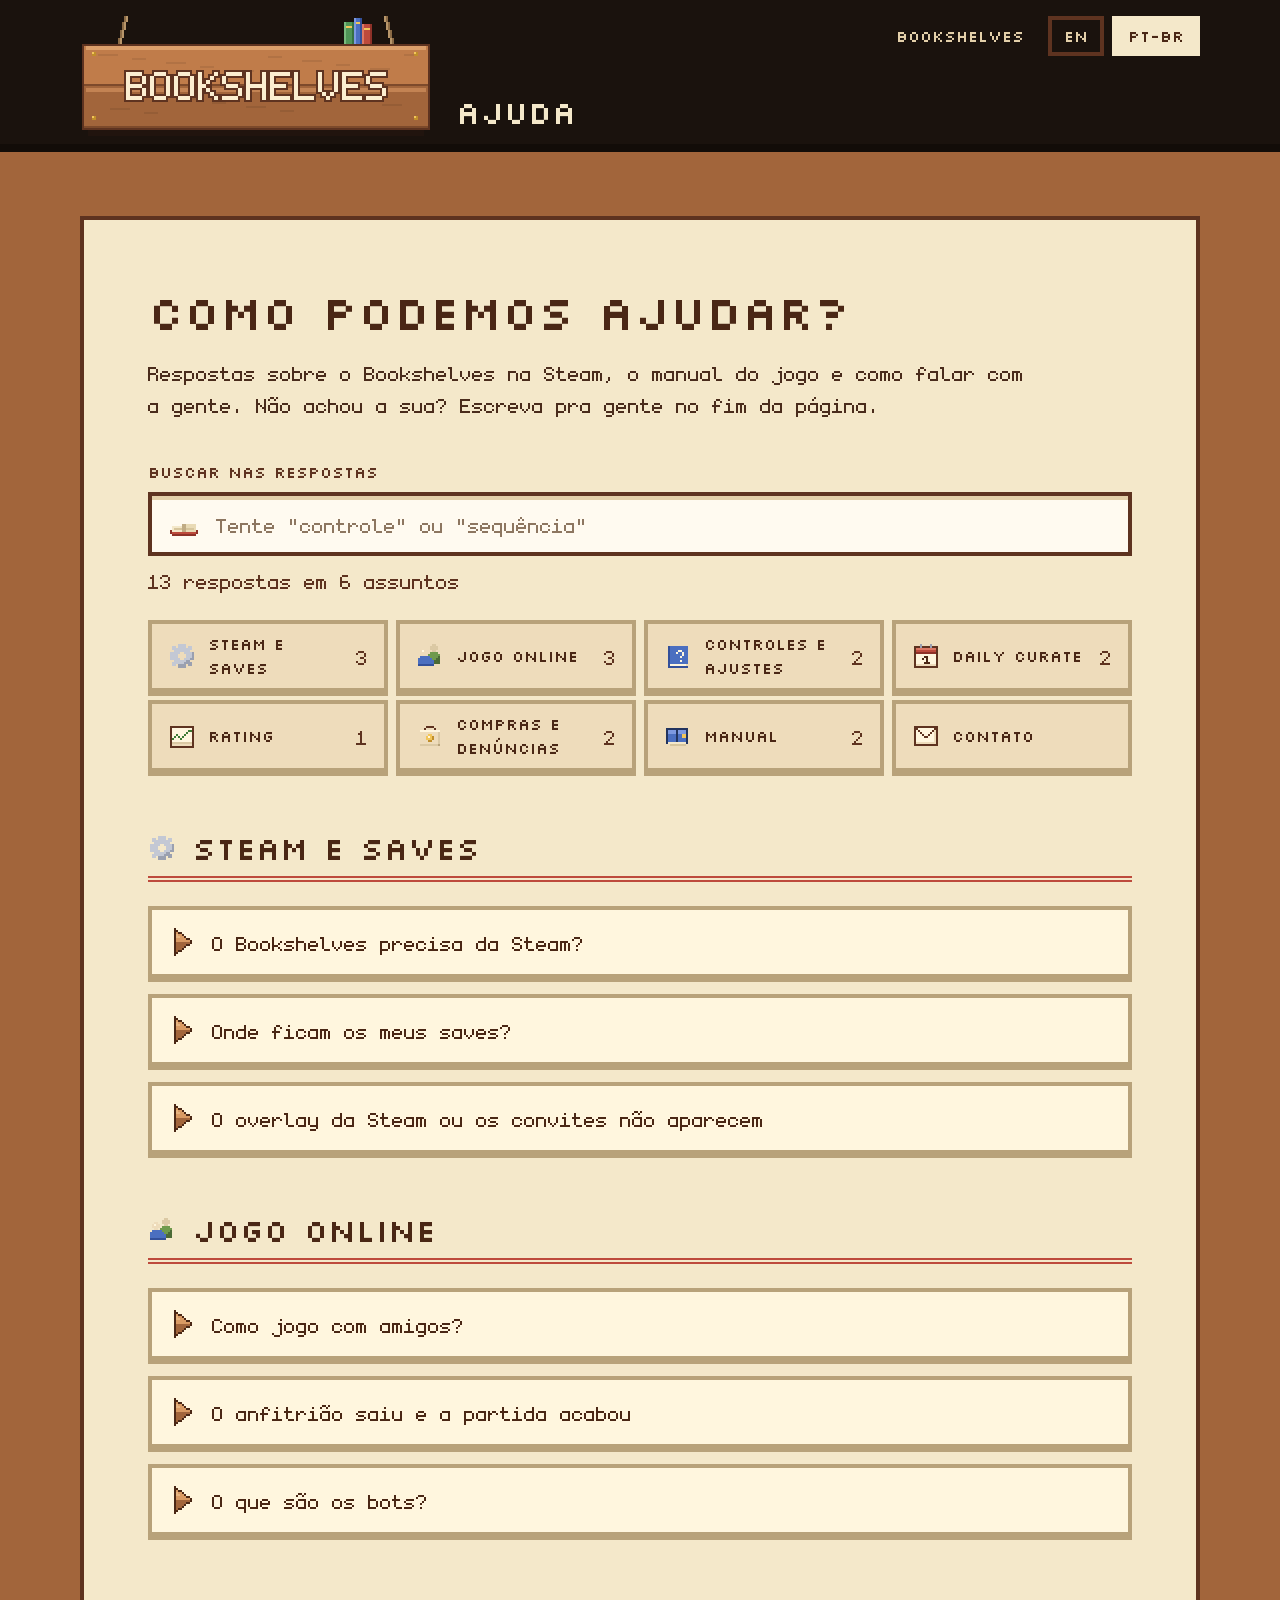
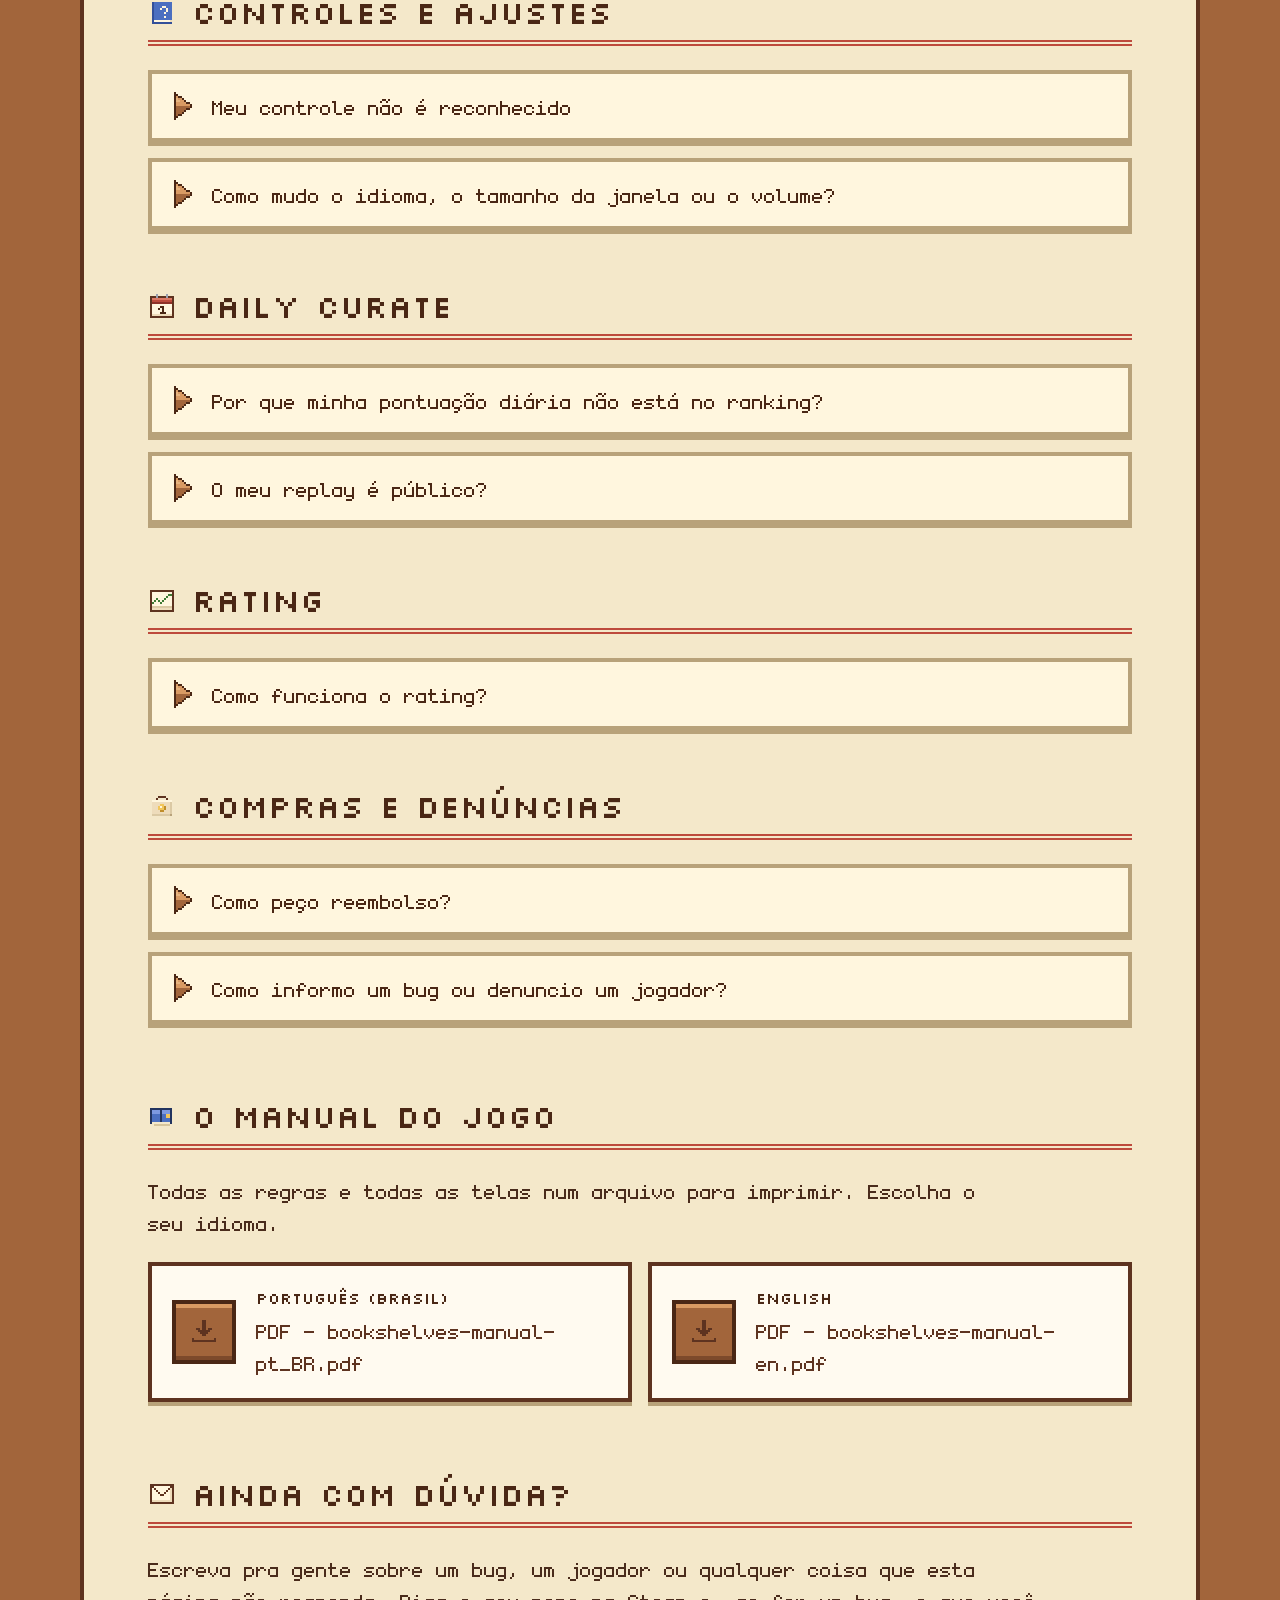
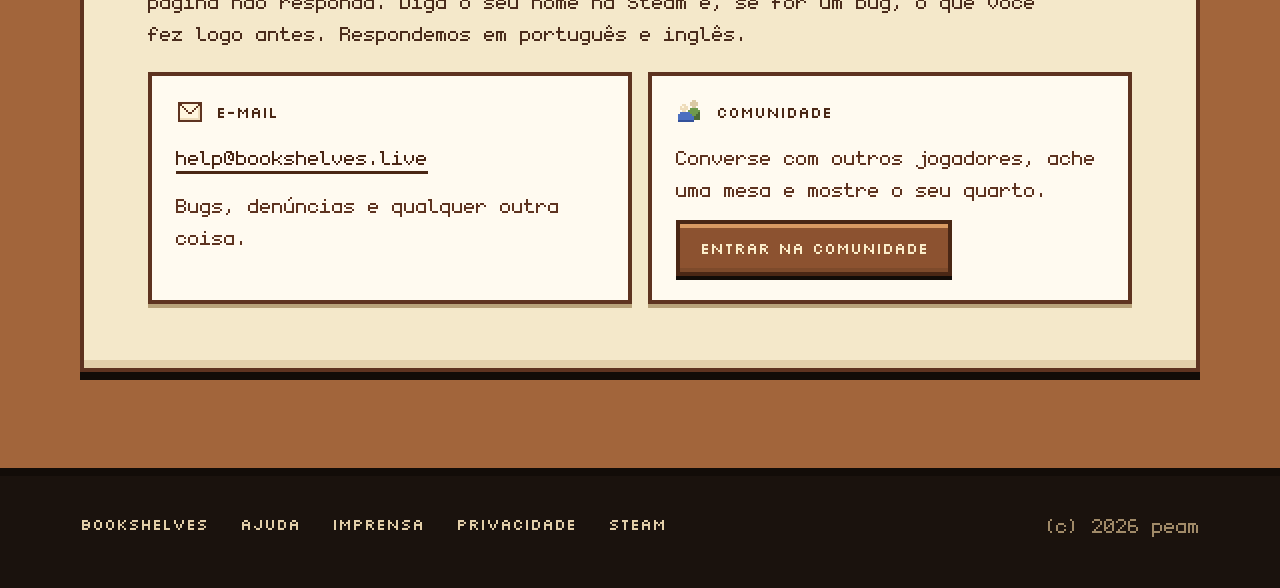
<file: support/pt-br/index.html>
<!DOCTYPE html>
<html lang="pt-BR" data-release="2026-12-07">
<head>
<meta charset="utf-8">
<meta name="viewport" content="width=device-width, initial-scale=1">
<title>Ajuda do Bookshelves</title>
<meta name="description" content="Respostas sobre o Bookshelves na Steam: saves, controles, jogo online, Daily Curate e rating. O manual do jogo e como falar com a gente.">
<meta name="theme-color" content="#1a120d">
<link rel="canonical" href="https://bookshelves.live/support/pt-br/">
<link rel="alternate" hreflang="en" href="https://bookshelves.live/support/"><link rel="alternate" hreflang="pt-BR" href="https://bookshelves.live/support/pt-br/"><link rel="alternate" hreflang="x-default" href="https://bookshelves.live/support/">
<meta property="og:type" content="website">
<meta property="og:title" content="Ajuda do Bookshelves">
<meta property="og:description" content="Respostas sobre o Bookshelves na Steam: saves, controles, jogo online, Daily Curate e rating. O manual do jogo e como falar com a gente.">
<meta property="og:url" content="https://bookshelves.live/support/pt-br/">
<meta property="og:image" content="https://bookshelves.live/assets/og-support-pt.png">
<meta property="og:image:width" content="1200">
<meta property="og:image:height" content="630">
<meta property="og:locale" content="pt_BR">
<meta name="twitter:card" content="summary_large_image">
<link rel="icon" type="image/png" sizes="32x32" href="/assets/favicon-32.png">
<link rel="icon" type="image/png" sizes="16x16" href="/assets/favicon-16.png">
<link rel="apple-touch-icon" href="/assets/apple-touch-icon-180.png">
<link rel="manifest" href="/site.webmanifest">
<link rel="preload" href="/assets/fonts/Silkscreen-Regular.ttf" as="font" type="font/ttf" crossorigin>
<style>@font-face{font-family:monogram;src:url(/assets/fonts/monogram.ttf) format('truetype');font-display:swap}@font-face{font-family:Silkscreen;src:url(/assets/fonts/Silkscreen-Regular.ttf) format('truetype');font-display:swap}</style>
<link rel="stylesheet" href="/assets/style.css">
<script>document.documentElement.classList.add('js')</script>
<script src="/assets/site.js" defer></script>
</head>
<body class="support">

<a class="skip" href="#main">PULAR PARA O CONTEÚDO</a>
<header class="shead"><div class="swrap">
<a class="home" href="/support/pt-br/" aria-label="Ajuda do Bookshelves, início"><img class="px" src="/assets/sprites/logo_sign.png" width="352" height="128" alt=""><span class="badge">AJUDA</span></a>
<div class="sright"><a class="navlink" href="/pt-br/">BOOKSHELVES</a><div class="langs" role="group" aria-label="Idioma"><a class="lang" href="/support/" hreflang="en" lang="en">EN</a><a class="lang on" href="/support/pt-br/" hreflang="pt-BR" lang="pt-BR" aria-current="page">PT-BR</a></div></div>
</div></header>
<main id="main" class="desk"><div class="sheet">
<h1>COMO PODEMOS AJUDAR?</h1>
<p class="intro">Respostas sobre o Bookshelves na Steam, o manual do jogo e como falar com a gente. Não achou a sua? Escreva pra gente no fim da página.</p>
<div class="search" role="search">
<label for="faq-q">BUSCAR NAS RESPOSTAS</label>
<div class="field"><img class="px sicon" src="/assets/sprites/icon_search_0.png" width="28" height="24" alt="" aria-hidden="true"><input id="faq-q" type="search" placeholder="Tente &quot;controle&quot; ou &quot;sequência&quot;" aria-describedby="faq-count" autocomplete="off"></div>
<p id="faq-count" aria-live="polite">13 respostas em 6 assuntos</p>
</div>
<script type="application/json" id="faq-strings">{"countOne": "1 resposta", "countMany": "{n} respostas", "countFor": " para \"{q}\"", "countIn": " em {t} assuntos", "none": "Nada na estante para \"{q}\". Tente uma palavra mais curta, escolha um assunto acima ou escreva pra gente."}</script>
<nav class="tabs" aria-label="Assuntos"><ul><li data-topic="saves"><a href="#topic-saves"><span class="tl"><img class="px" src="/assets/sprites/icon_settings.png" width="28" height="24" alt="" aria-hidden="true">STEAM E SAVES</span><span class="n">3</span></a></li><li data-topic="online"><a href="#topic-online"><span class="tl"><img class="px" src="/assets/sprites/icon_friend.png" width="28" height="24" alt="" aria-hidden="true">JOGO ONLINE</span><span class="n">3</span></a></li><li data-topic="pad"><a href="#topic-pad"><span class="tl"><img class="px" src="/assets/sprites/icon_help.png" width="28" height="24" alt="" aria-hidden="true">CONTROLES E AJUSTES</span><span class="n">2</span></a></li><li data-topic="daily"><a href="#topic-daily"><span class="tl"><img class="px" src="/assets/sprites/icon_calendar.png" width="28" height="24" alt="" aria-hidden="true">DAILY CURATE</span><span class="n">2</span></a></li><li data-topic="rating"><a href="#topic-rating"><span class="tl"><img class="px" src="/assets/sprites/icon_rating.png" width="28" height="24" alt="" aria-hidden="true">RATING</span><span class="n">1</span></a></li><li data-topic="buy"><a href="#topic-buy"><span class="tl"><img class="px" src="/assets/sprites/icon_shop.png" width="28" height="24" alt="" aria-hidden="true">COMPRAS E DENÚNCIAS</span><span class="n">2</span></a></li><li><a href="#manual"><span class="tl"><img class="px" src="/assets/sprites/icon_book.png" width="28" height="24" alt="" aria-hidden="true">MANUAL</span><span class="n">2</span></a></li><li><a href="#contact"><span class="tl"><img class="px" src="/assets/sprites/icon_mail.png" width="28" height="24" alt="" aria-hidden="true">CONTATO</span><span class="n"></span></a></li></ul></nav>
<div class="none" hidden><span class="nl"></span><a href="#contact">Escrever pra gente</a></div>
<section class="topic" id="topic-saves" aria-labelledby="h-saves">
<h2 id="h-saves"><img class="px" src="/assets/sprites/icon_settings.png" width="28" height="24" alt="" aria-hidden="true">STEAM E SAVES</h2><span class="rule" aria-hidden="true"></span>
<ul class="qs"><li class="q">
<h3><button type="button" id="q-saves0" aria-expanded="false" aria-controls="a-saves0"><img class="px arrow" src="/assets/sprites/lb_arrow_next.png" width="24" height="28" alt="" aria-hidden="true"><span>O Bookshelves precisa da Steam?</span></button></h3>
<div class="ans" id="a-saves0" role="region" aria-labelledby="q-saves0" hidden><div class="ruled"><p>Sim. Sua conta, as mesas online, os saves, as conquistas e os rankings passam pela Steam, então abra a Steam antes do jogo.</p><p>Se a Steam não estiver aberta, ou você estiver offline, ainda dá para jogar o Daily Curate, a partida de treino em Como jogar, decorar o quarto e visitar a loja. As mesas online voltam assim que a Steam voltar.</p></div></div>
</li><li class="q">
<h3><button type="button" id="q-saves1" aria-expanded="false" aria-controls="a-saves1"><img class="px arrow" src="/assets/sprites/lb_arrow_next.png" width="24" height="28" alt="" aria-hidden="true"><span>Onde ficam os meus saves?</span></button></h3>
<div class="ans" id="a-saves1" role="region" aria-labelledby="q-saves1" hidden><div class="ruled"><p>Em dois lugares. Suas moedas, tudo o que você comprou na loja, seu rating e seu histórico de partidas ficam na Steam Cloud, e vão com você para qualquer computador onde você entrar na Steam.</p><p>Seus recordes e sua sequência do Daily Curate ficam só neste computador. Se você jogar o desafio diário em outro computador, ele guarda os próprios recordes e a própria sequência, e os do primeiro computador continuam lá.</p><p>Se reinstalar o jogo, entre primeiro na mesma conta da Steam e deixe a Steam Cloud ligada para o Bookshelves (clique com o botão direito no jogo na biblioteca, depois Propriedades). Apagar a pasta do jogo neste computador apaga seus recordes e sua sequência de vez.</p></div></div>
</li><li class="q">
<h3><button type="button" id="q-saves2" aria-expanded="false" aria-controls="a-saves2"><img class="px arrow" src="/assets/sprites/lb_arrow_next.png" width="24" height="28" alt="" aria-hidden="true"><span>O overlay da Steam ou os convites não aparecem</span></button></h3>
<div class="ans" id="a-saves2" role="region" aria-labelledby="q-saves2" hidden><div class="ruled"><p>Abra as Configurações da Steam, vá em Em jogo e ligue &quot;Ativar o Overlay da Steam durante o jogo&quot;. Depois reinicie o Bookshelves. Os convites e a lista de amigos no jogo usam o overlay.</p></div></div>
</li></ul>
</section><section class="topic" id="topic-online" aria-labelledby="h-online">
<h2 id="h-online"><img class="px" src="/assets/sprites/icon_friend.png" width="28" height="24" alt="" aria-hidden="true">JOGO ONLINE</h2><span class="rule" aria-hidden="true"></span>
<ul class="qs"><li class="q">
<h3><button type="button" id="q-online0" aria-expanded="false" aria-controls="a-online0"><img class="px arrow" src="/assets/sprites/lb_arrow_next.png" width="24" height="28" alt="" aria-hidden="true"><span>Como jogo com amigos?</span></button></h3>
<div class="ans" id="a-online0" role="region" aria-labelledby="q-online0" hidden><div class="ruled"><p>Escolha CRIAR MESA e convide amigos pela Steam, ou entre na mesa de um amigo pela lista de amigos da Steam com &quot;Entrar no jogo&quot;. Não precisa abrir portas nem configurar nada no roteador.</p></div></div>
</li><li class="q">
<h3><button type="button" id="q-online1" aria-expanded="false" aria-controls="a-online1"><img class="px arrow" src="/assets/sprites/lb_arrow_next.png" width="24" height="28" alt="" aria-hidden="true"><span>O anfitrião saiu e a partida acabou</span></button></h3>
<div class="ans" id="a-online1" role="region" aria-labelledby="q-online1" hidden><div class="ruled"><p>O computador do anfitrião é quem roda a mesa. Quando o anfitrião sai ou perde a conexão, a partida acaba para todo mundo naquela mesa. Para jogar de novo, alguém abre uma mesa nova.</p></div></div>
</li><li class="q">
<h3><button type="button" id="q-online2" aria-expanded="false" aria-controls="a-online2"><img class="px arrow" src="/assets/sprites/lb_arrow_next.png" width="24" height="28" alt="" aria-hidden="true"><span>O que são os bots?</span></button></h3>
<div class="ans" id="a-online2" role="region" aria-labelledby="q-online2" hidden><div class="ruled"><p>Os bots ocupam as vagas livres, então uma mesa pode começar com qualquer número de pessoas. Quando uma pessoa entra, ela fica com o lugar de um bot.</p></div></div>
</li></ul>
</section><section class="topic" id="topic-pad" aria-labelledby="h-pad">
<h2 id="h-pad"><img class="px" src="/assets/sprites/icon_help.png" width="28" height="24" alt="" aria-hidden="true">CONTROLES E AJUSTES</h2><span class="rule" aria-hidden="true"></span>
<ul class="qs"><li class="q">
<h3><button type="button" id="q-pad0" aria-expanded="false" aria-controls="a-pad0"><img class="px arrow" src="/assets/sprites/lb_arrow_next.png" width="24" height="28" alt="" aria-hidden="true"><span>Meu controle não é reconhecido</span></button></h3>
<div class="ans" id="a-pad0" role="region" aria-labelledby="q-pad0" hidden><div class="ruled"><p>Abra o Bookshelves pela Steam, não pela pasta: é a Steam que cuida do controle. Em controles de outras marcas com chave de modo, use o modo XInput.</p><p>Em controles que têm o A à direita, os botões A e B aparecem trocados no jogo em relação ao que está escrito no controle.</p></div></div>
</li><li class="q">
<h3><button type="button" id="q-pad1" aria-expanded="false" aria-controls="a-pad1"><img class="px arrow" src="/assets/sprites/lb_arrow_next.png" width="24" height="28" alt="" aria-hidden="true"><span>Como mudo o idioma, o tamanho da janela ou o volume?</span></button></h3>
<div class="ans" id="a-pad1" role="region" aria-labelledby="q-pad1" hidden><div class="ruled"><p>Abra AJUSTES no menu principal, no lobby ou durante a partida. F11 ou Alt+Enter liga e desliga a tela cheia.</p></div></div>
</li></ul>
</section><section class="topic" id="topic-daily" aria-labelledby="h-daily">
<h2 id="h-daily"><img class="px" src="/assets/sprites/icon_calendar.png" width="28" height="24" alt="" aria-hidden="true">DAILY CURATE</h2><span class="rule" aria-hidden="true"></span>
<ul class="qs"><li class="q">
<h3><button type="button" id="q-daily0" aria-expanded="false" aria-controls="a-daily0"><img class="px arrow" src="/assets/sprites/lb_arrow_next.png" width="24" height="28" alt="" aria-hidden="true"><span>Por que minha pontuação diária não está no ranking?</span></button></h3>
<div class="ans" id="a-daily0" role="region" aria-labelledby="q-daily0" hidden><div class="ruled"><p>As pontuações só são enviadas com a Steam aberta e online. Um Daily Curate jogado offline fica neste computador e nunca é enviado depois.</p></div></div>
</li><li class="q">
<h3><button type="button" id="q-daily1" aria-expanded="false" aria-controls="a-daily1"><img class="px arrow" src="/assets/sprites/lb_arrow_next.png" width="24" height="28" alt="" aria-hidden="true"><span>O meu replay é público?</span></button></h3>
<div class="ans" id="a-daily1" role="region" aria-labelledby="q-daily1" hidden><div class="ruled"><p>Sim. Sua melhor partida do dia fica no ranking mundial, e qualquer pessoa pode assistir.</p></div></div>
</li></ul>
</section><section class="topic" id="topic-rating" aria-labelledby="h-rating">
<h2 id="h-rating"><img class="px" src="/assets/sprites/icon_rating.png" width="28" height="24" alt="" aria-hidden="true">RATING</h2><span class="rule" aria-hidden="true"></span>
<ul class="qs"><li class="q">
<h3><button type="button" id="q-rating0" aria-expanded="false" aria-controls="a-rating0"><img class="px arrow" src="/assets/sprites/lb_arrow_next.png" width="24" height="28" alt="" aria-hidden="true"><span>Como funciona o rating?</span></button></h3>
<div class="ans" id="a-rating0" role="region" aria-labelledby="q-rating0" hidden><div class="ruled"><p>Só contam partidas públicas: mesas do ENCONTRAR PARTIDA, jogadas até o fim, com pelo menos outra pessoa na mesa. Partidas só com bots, e partidas com amigos que você convidou, não mudam o rating.</p><p>As suas 10 primeiras partidas valendo rating são provisórias, então o rating muda mais enquanto se acomoda. Sair antes do fim conta como derrota.</p></div></div>
</li></ul>
</section><section class="topic" id="topic-buy" aria-labelledby="h-buy">
<h2 id="h-buy"><img class="px" src="/assets/sprites/icon_shop.png" width="28" height="24" alt="" aria-hidden="true">COMPRAS E DENÚNCIAS</h2><span class="rule" aria-hidden="true"></span>
<ul class="qs"><li class="q">
<h3><button type="button" id="q-buy0" aria-expanded="false" aria-controls="a-buy0"><img class="px arrow" src="/assets/sprites/lb_arrow_next.png" width="24" height="28" alt="" aria-hidden="true"><span>Como peço reembolso?</span></button></h3>
<div class="ans" id="a-buy0" role="region" aria-labelledby="q-buy0" hidden><div class="ruled"><p>Compras e reembolsos são pela Steam. Peça o reembolso no seu histórico de compras da Steam; nós não conseguimos fazer isso por aqui.</p></div></div>
</li><li class="q">
<h3><button type="button" id="q-buy1" aria-expanded="false" aria-controls="a-buy1"><img class="px arrow" src="/assets/sprites/lb_arrow_next.png" width="24" height="28" alt="" aria-hidden="true"><span>Como informo um bug ou denuncio um jogador?</span></button></h3>
<div class="ans" id="a-buy1" role="region" aria-labelledby="q-buy1" hidden><div class="ruled"><p>Escreva pra gente (veja Ainda com dúvida? abaixo). Para um bug, diga o que você fez logo antes e mande uma captura de tela se puder. Para um jogador, diga o nome dele na Steam e mais ou menos quando vocês jogaram.</p></div></div>
</li></ul>
</section>
<section id="manual" class="topic wide" aria-labelledby="h-manual">
<h2 id="h-manual"><img class="px" src="/assets/sprites/icon_book.png" width="28" height="24" alt="" aria-hidden="true">O MANUAL DO JOGO</h2><span class="rule" aria-hidden="true"></span>
<p class="intro">Todas as regras e todas as telas num arquivo para imprimir. Escolha o seu idioma.</p>
<ul class="manuals"><li><a href="/support/bookshelves-manual-pt_BR.pdf" download hreflang="pt-BR" type="application/pdf">
<span class="dl" aria-hidden="true"><img class="px" src="/assets/sprites/icon_download.png" width="28" height="24" alt=""></span>
<span class="mt"><span class="mn" lang="pt-BR">PORTUGUÊS (BRASIL)</span><span class="mf">PDF - bookshelves-manual-pt_BR.pdf</span></span></a></li><li><a href="/support/bookshelves-manual-en.pdf" download hreflang="en" type="application/pdf">
<span class="dl" aria-hidden="true"><img class="px" src="/assets/sprites/icon_download.png" width="28" height="24" alt=""></span>
<span class="mt"><span class="mn" lang="en">ENGLISH</span><span class="mf">PDF - bookshelves-manual-en.pdf</span></span></a></li></ul>
</section>
<section id="contact" class="topic wide" aria-labelledby="h-contact">
<h2 id="h-contact"><img class="px" src="/assets/sprites/icon_mail.png" width="28" height="24" alt="" aria-hidden="true">AINDA COM DÚVIDA?</h2><span class="rule" aria-hidden="true"></span>
<p class="intro">Escreva pra gente sobre um bug, um jogador ou qualquer coisa que esta página não responda. Diga o seu nome na Steam e, se for um bug, o que você fez logo antes. Respondemos em português e inglês.</p>
<div class="contact"><div class="box">
<span class="cl"><img class="px" src="/assets/sprites/icon_mail.png" width="28" height="24" alt="" aria-hidden="true">E-MAIL</span>
<a href="mailto:help@bookshelves.live">help@bookshelves.live</a>
<span class="cn">Bugs, denúncias e qualquer outra coisa.</span>
</div><div class="box">
<span class="cl"><img class="px" src="/assets/sprites/icon_friend.png" width="28" height="24" alt="" aria-hidden="true">COMUNIDADE</span>
<span class="cn">Converse com outros jogadores, ache uma mesa e mostre o seu quarto.</span>
<a class="commbtn" href="https://discord.gg/wWYtDfNnmU">ENTRAR NA COMUNIDADE</a>
</div></div>
</section>
</div></main>
<footer class="sfoot"><div class="swrap"><nav aria-label="Site">
<a href="/pt-br/">BOOKSHELVES</a><a href="/support/pt-br/">AJUDA</a><a href="/press/pt-br/">IMPRENSA</a><a href="/support/pt-br/privacy/">PRIVACIDADE</a><a href="https://store.steampowered.com/app/5623550/">STEAM</a>
</nav><span class="copy">(c) 2026 peam</span></div></footer>
</body>
</html>
</file>
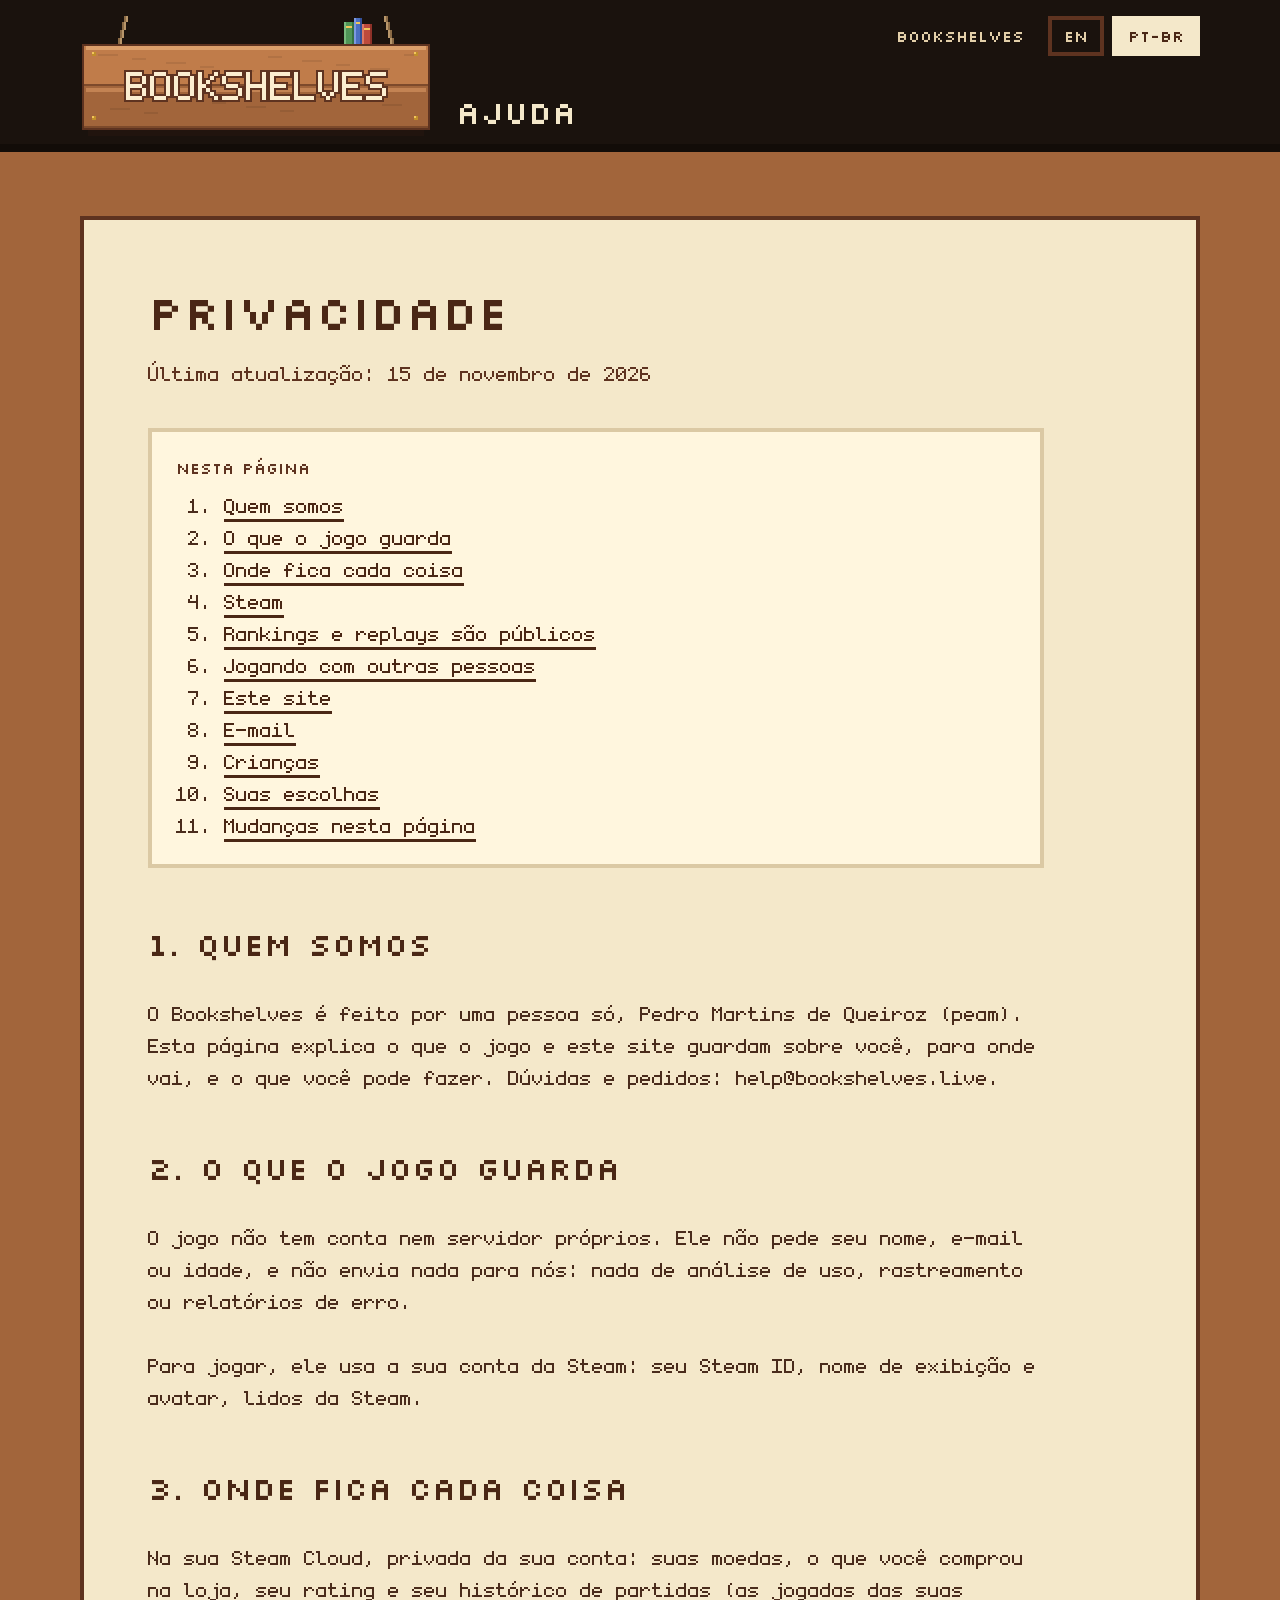
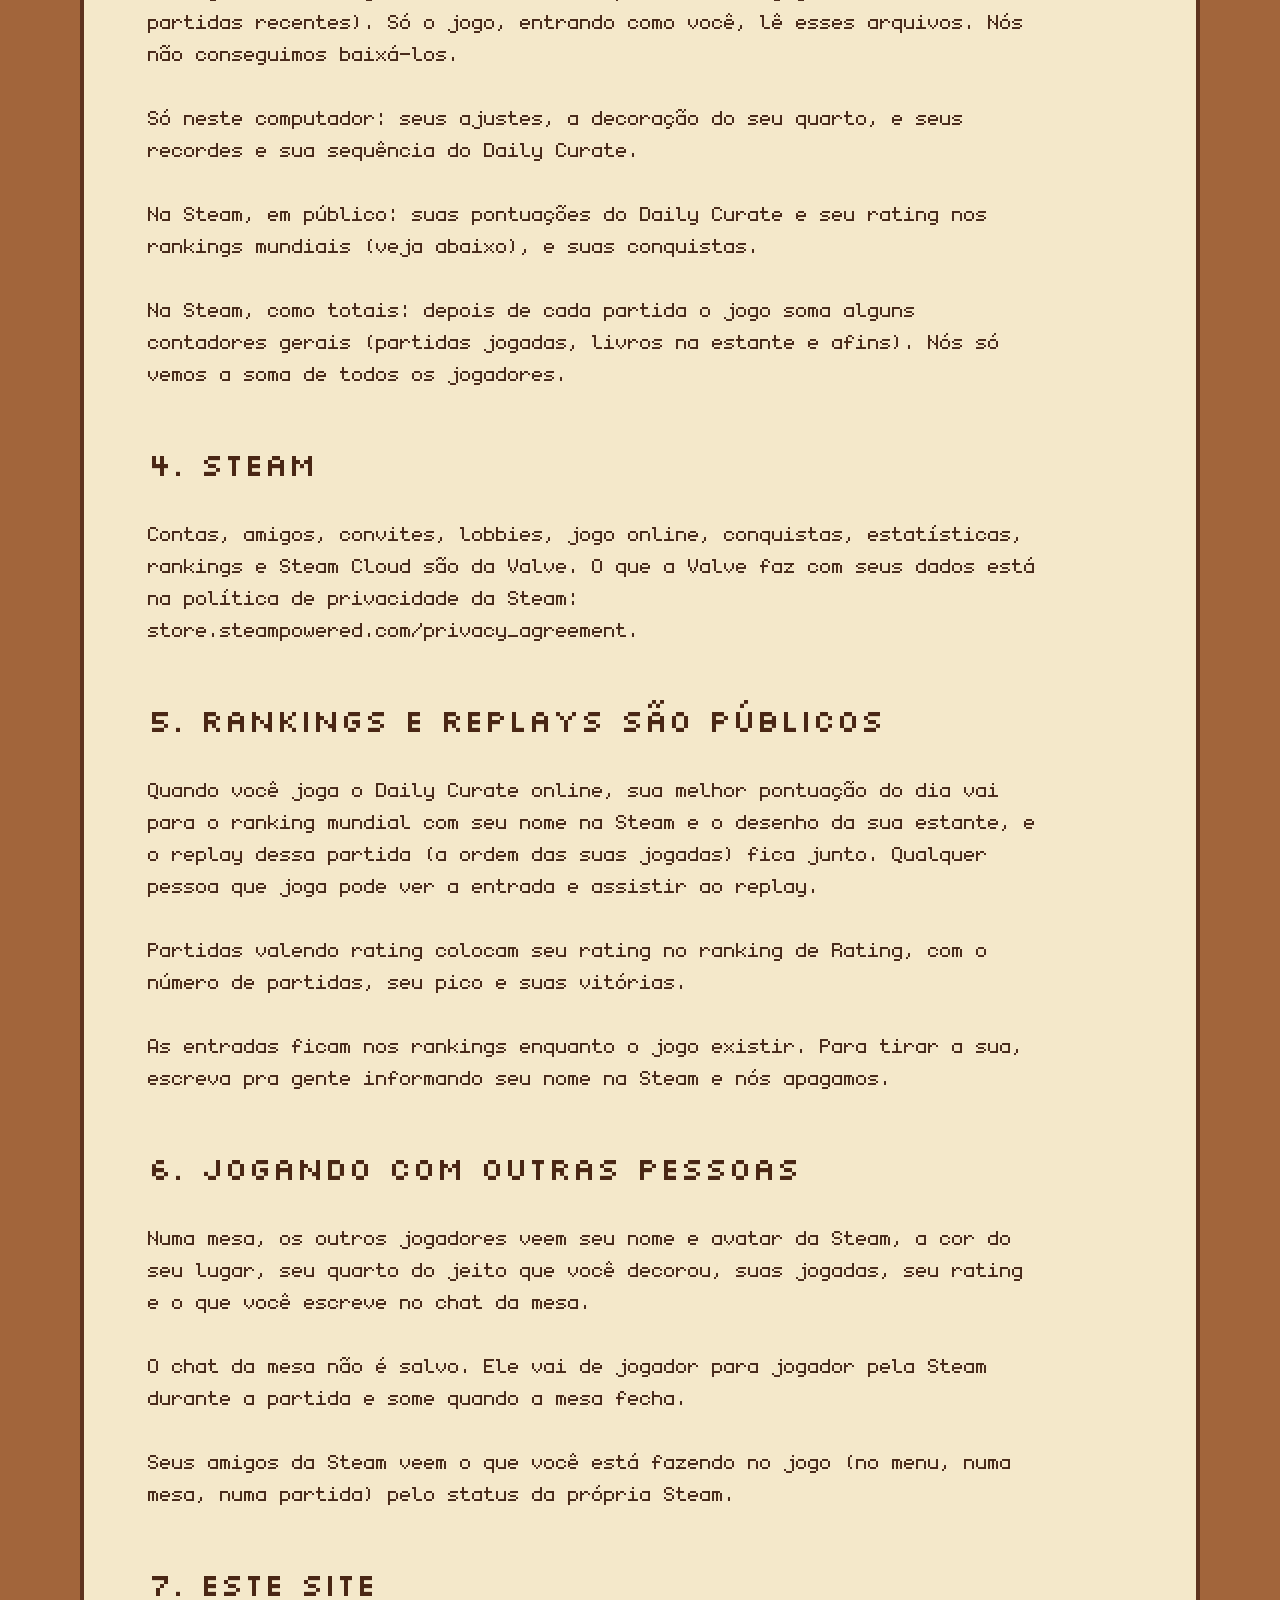
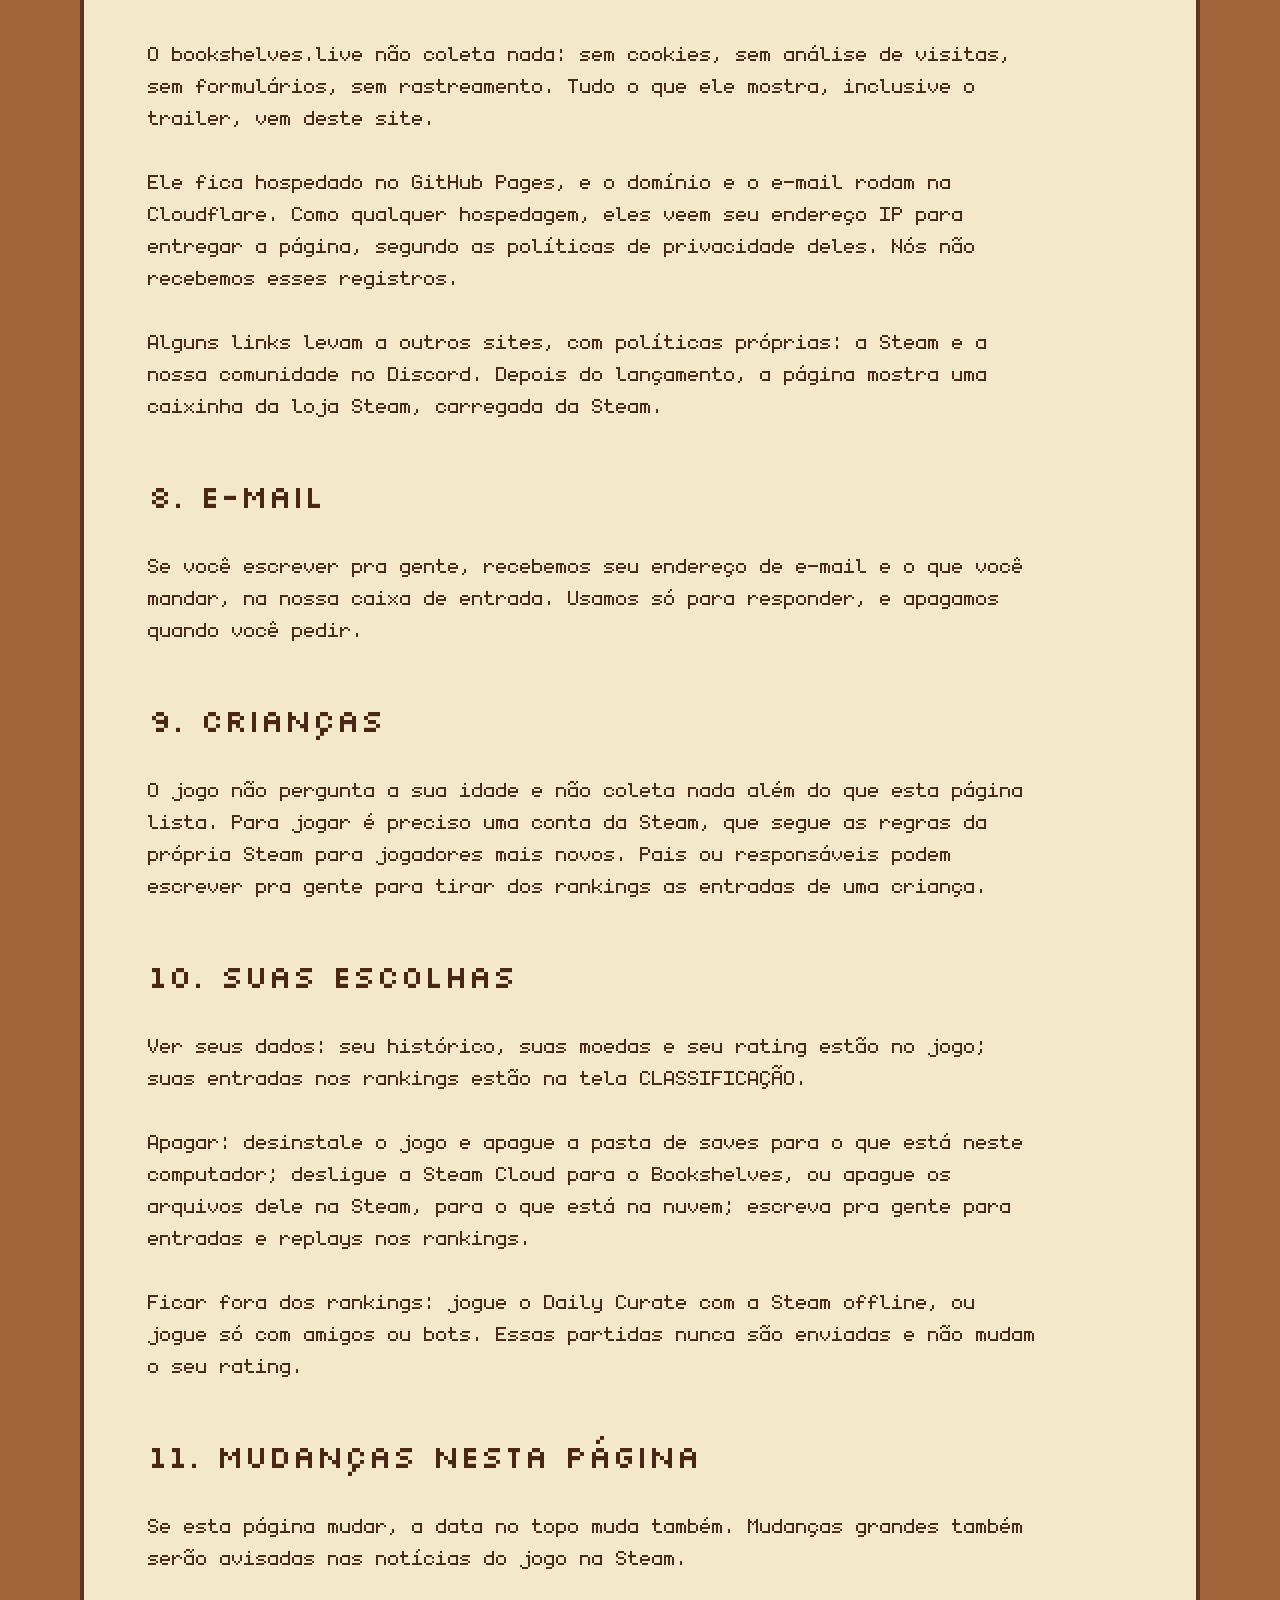
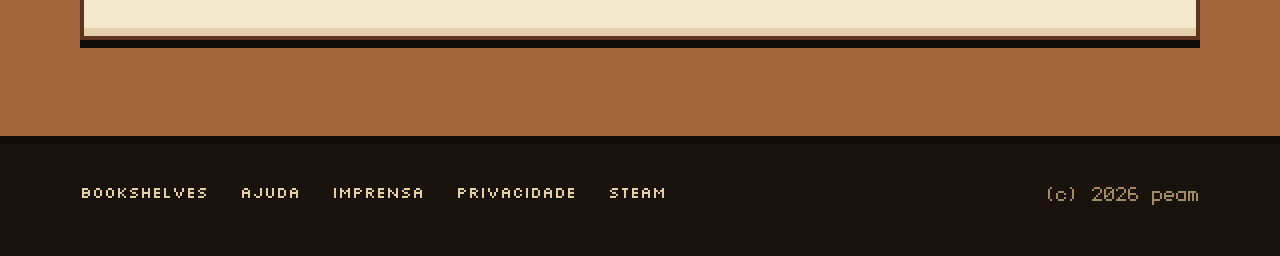
<file: support/pt-br/privacy/index.html>
<!DOCTYPE html>
<html lang="pt-BR" data-release="2026-12-07">
<head>
<meta charset="utf-8">
<meta name="viewport" content="width=device-width, initial-scale=1">
<title>Privacidade - Bookshelves</title>
<meta name="description" content="Respostas sobre o Bookshelves na Steam: saves, controles, jogo online, Daily Curate e rating. O manual do jogo e como falar com a gente.">
<meta name="theme-color" content="#1a120d">
<link rel="canonical" href="https://bookshelves.live/support/pt-br/privacy/">
<link rel="alternate" hreflang="en" href="https://bookshelves.live/support/privacy/"><link rel="alternate" hreflang="pt-BR" href="https://bookshelves.live/support/pt-br/privacy/"><link rel="alternate" hreflang="x-default" href="https://bookshelves.live/support/privacy/">
<meta property="og:type" content="website">
<meta property="og:title" content="Privacidade - Bookshelves">
<meta property="og:description" content="Respostas sobre o Bookshelves na Steam: saves, controles, jogo online, Daily Curate e rating. O manual do jogo e como falar com a gente.">
<meta property="og:url" content="https://bookshelves.live/support/pt-br/privacy/">
<meta property="og:image" content="https://bookshelves.live/assets/og-support-pt.png">
<meta property="og:image:width" content="1200">
<meta property="og:image:height" content="630">
<meta property="og:locale" content="pt_BR">
<meta name="twitter:card" content="summary_large_image">
<link rel="icon" type="image/png" sizes="32x32" href="/assets/favicon-32.png">
<link rel="icon" type="image/png" sizes="16x16" href="/assets/favicon-16.png">
<link rel="apple-touch-icon" href="/assets/apple-touch-icon-180.png">
<link rel="manifest" href="/site.webmanifest">
<link rel="preload" href="/assets/fonts/Silkscreen-Regular.ttf" as="font" type="font/ttf" crossorigin>
<style>@font-face{font-family:monogram;src:url(/assets/fonts/monogram.ttf) format('truetype');font-display:swap}@font-face{font-family:Silkscreen;src:url(/assets/fonts/Silkscreen-Regular.ttf) format('truetype');font-display:swap}</style>
<link rel="stylesheet" href="/assets/style.css">
<script>document.documentElement.classList.add('js')</script>
<script src="/assets/site.js" defer></script>
</head>
<body class="support">

<a class="skip" href="#main">PULAR PARA O CONTEÚDO</a>
<header class="shead"><div class="swrap">
<a class="home" href="/support/pt-br/" aria-label="Ajuda do Bookshelves, início"><img class="px" src="/assets/sprites/logo_sign.png" width="352" height="128" alt=""><span class="badge">AJUDA</span></a>
<div class="sright"><a class="navlink" href="/pt-br/">BOOKSHELVES</a><div class="langs" role="group" aria-label="Idioma"><a class="lang" href="/support/privacy/" hreflang="en" lang="en">EN</a><a class="lang on" href="/support/pt-br/privacy/" hreflang="pt-BR" lang="pt-BR" aria-current="page">PT-BR</a></div></div>
</div></header>
<main id="main" class="desk"><div class="sheet">
<article class="privacy" aria-labelledby="h-privacy">
<h1 id="h-privacy" class="ptitle">PRIVACIDADE</h1>
<p class="upd">Última atualização: 15 de novembro de 2026</p>
<nav class="toc" aria-label="NESTA PÁGINA"><span>NESTA PÁGINA</span><ol><li><a href="#p1">Quem somos</a></li><li><a href="#p2">O que o jogo guarda</a></li><li><a href="#p3">Onde fica cada coisa</a></li><li><a href="#p4">Steam</a></li><li><a href="#p5">Rankings e replays são públicos</a></li><li><a href="#p6">Jogando com outras pessoas</a></li><li><a href="#p7">Este site</a></li><li><a href="#p8">E-mail</a></li><li><a href="#p9">Crianças</a></li><li><a href="#p10">Suas escolhas</a></li><li><a href="#p11">Mudanças nesta página</a></li></ol></nav>
<section id="p1"><h2>1. Quem somos</h2><p>O Bookshelves é feito por uma pessoa só, Pedro Martins de Queiroz (peam). Esta página explica o que o jogo e este site guardam sobre você, para onde vai, e o que você pode fazer. Dúvidas e pedidos: help@bookshelves.live.</p></section><section id="p2"><h2>2. O que o jogo guarda</h2><p>O jogo não tem conta nem servidor próprios. Ele não pede seu nome, e-mail ou idade, e não envia nada para nós: nada de análise de uso, rastreamento ou relatórios de erro.</p><p>Para jogar, ele usa a sua conta da Steam: seu Steam ID, nome de exibição e avatar, lidos da Steam.</p></section><section id="p3"><h2>3. Onde fica cada coisa</h2><p>Na sua Steam Cloud, privada da sua conta: suas moedas, o que você comprou na loja, seu rating e seu histórico de partidas (as jogadas das suas partidas recentes). Só o jogo, entrando como você, lê esses arquivos. Nós não conseguimos baixá-los.</p><p>Só neste computador: seus ajustes, a decoração do seu quarto, e seus recordes e sua sequência do Daily Curate.</p><p>Na Steam, em público: suas pontuações do Daily Curate e seu rating nos rankings mundiais (veja abaixo), e suas conquistas.</p><p>Na Steam, como totais: depois de cada partida o jogo soma alguns contadores gerais (partidas jogadas, livros na estante e afins). Nós só vemos a soma de todos os jogadores.</p></section><section id="p4"><h2>4. Steam</h2><p>Contas, amigos, convites, lobbies, jogo online, conquistas, estatísticas, rankings e Steam Cloud são da Valve. O que a Valve faz com seus dados está na política de privacidade da Steam: store.steampowered.com/privacy_agreement.</p></section><section id="p5"><h2>5. Rankings e replays são públicos</h2><p>Quando você joga o Daily Curate online, sua melhor pontuação do dia vai para o ranking mundial com seu nome na Steam e o desenho da sua estante, e o replay dessa partida (a ordem das suas jogadas) fica junto. Qualquer pessoa que joga pode ver a entrada e assistir ao replay.</p><p>Partidas valendo rating colocam seu rating no ranking de Rating, com o número de partidas, seu pico e suas vitórias.</p><p>As entradas ficam nos rankings enquanto o jogo existir. Para tirar a sua, escreva pra gente informando seu nome na Steam e nós apagamos.</p></section><section id="p6"><h2>6. Jogando com outras pessoas</h2><p>Numa mesa, os outros jogadores veem seu nome e avatar da Steam, a cor do seu lugar, seu quarto do jeito que você decorou, suas jogadas, seu rating e o que você escreve no chat da mesa.</p><p>O chat da mesa não é salvo. Ele vai de jogador para jogador pela Steam durante a partida e some quando a mesa fecha.</p><p>Seus amigos da Steam veem o que você está fazendo no jogo (no menu, numa mesa, numa partida) pelo status da própria Steam.</p></section><section id="p7"><h2>7. Este site</h2><p>O bookshelves.live não coleta nada: sem cookies, sem análise de visitas, sem formulários, sem rastreamento. Tudo o que ele mostra, inclusive o trailer, vem deste site.</p><p>Ele fica hospedado no GitHub Pages, e o domínio e o e-mail rodam na Cloudflare. Como qualquer hospedagem, eles veem seu endereço IP para entregar a página, segundo as políticas de privacidade deles. Nós não recebemos esses registros.</p><p>Alguns links levam a outros sites, com políticas próprias: a Steam e a nossa comunidade no Discord. Depois do lançamento, a página mostra uma caixinha da loja Steam, carregada da Steam.</p></section><section id="p8"><h2>8. E-mail</h2><p>Se você escrever pra gente, recebemos seu endereço de e-mail e o que você mandar, na nossa caixa de entrada. Usamos só para responder, e apagamos quando você pedir.</p></section><section id="p9"><h2>9. Crianças</h2><p>O jogo não pergunta a sua idade e não coleta nada além do que esta página lista. Para jogar é preciso uma conta da Steam, que segue as regras da própria Steam para jogadores mais novos. Pais ou responsáveis podem escrever pra gente para tirar dos rankings as entradas de uma criança.</p></section><section id="p10"><h2>10. Suas escolhas</h2><p>Ver seus dados: seu histórico, suas moedas e seu rating estão no jogo; suas entradas nos rankings estão na tela CLASSIFICAÇÃO.</p><p>Apagar: desinstale o jogo e apague a pasta de saves para o que está neste computador; desligue a Steam Cloud para o Bookshelves, ou apague os arquivos dele na Steam, para o que está na nuvem; escreva pra gente para entradas e replays nos rankings.</p><p>Ficar fora dos rankings: jogue o Daily Curate com a Steam offline, ou jogue só com amigos ou bots. Essas partidas nunca são enviadas e não mudam o seu rating.</p></section><section id="p11"><h2>11. Mudanças nesta página</h2><p>Se esta página mudar, a data no topo muda também. Mudanças grandes também serão avisadas nas notícias do jogo na Steam.</p></section>
</article>
</div></main>
<footer class="sfoot"><div class="swrap"><nav aria-label="Site">
<a href="/pt-br/">BOOKSHELVES</a><a href="/support/pt-br/">AJUDA</a><a href="/press/pt-br/">IMPRENSA</a><a href="/support/pt-br/privacy/">PRIVACIDADE</a><a href="https://store.steampowered.com/app/5623550/">STEAM</a>
</nav><span class="copy">(c) 2026 peam</span></div></footer>
</body>
</html>
</file>
<file: assets/style.css>
/* Bookshelves website. Breakpoints (design "LAYOUT NUMBERS"):
   wide >= 1696 · mid 1024-1695 · narrow < 1024 · small < 600.
   Silkscreen for headings, labels and buttons; monogram for every sentence.
   Every size is on the 8 px grid. */

* { box-sizing: border-box; }
html, body { margin: 0; padding: 0; }
body {
  background: #1a120d; color: #f4e8ca;
  font-family: monogram, VT323, monospace; font-size: 32px; line-height: 32px;
  -webkit-font-smoothing: none;
}
a { color: #e8b168; }
a:hover { color: #fff6de; }
a:focus-visible, button:focus-visible, input:focus-visible, video:focus-visible { outline: 4px solid #e8b168; outline-offset: 4px; }
p { margin: 0; text-wrap: pretty; }
h1, h2, h3 { font-weight: 400; margin: 0; }
button, input { font: inherit; }
img.px { display: block; image-rendering: pixelated; flex: 0 0 auto; }
.sr { position: absolute; width: 1px; height: 1px; overflow: hidden; clip-path: inset(50%); white-space: nowrap; }
.skip {
  position: absolute; left: -9999px; top: 16px; z-index: 5; padding: 8px 16px;
  background: #f4e8ca; color: #4a2715; font-family: Silkscreen, monospace; font-size: 16px; line-height: 24px; text-decoration: none;
}
.skip:focus { left: 16px; }

/* Wood */
.btn {
  min-height: 64px; padding: 12px 32px; display: inline-flex; align-items: center; justify-content: center; text-align: center;
  background: #a2653b; border: 4px solid #4a2715;
  box-shadow: inset 0 4px 0 #d99a63, inset 0 -4px 0 #7d4a2b, 0 8px 0 #120c08;
  font-family: Silkscreen, monospace; font-size: 32px; line-height: 40px; color: #fbeecb; text-shadow: 0 4px 0 #4a2715; text-decoration: none;
}
.btn:hover, .btn:focus-visible { background: #b17a48; color: #fbeecb; }
.btn:active { transform: translateY(4px); box-shadow: inset 0 4px 0 #d99a63, 0 4px 0 #120c08; }
.btn.ghost { background: none; box-shadow: none; border-color: #5e3320; font-size: 16px; line-height: 24px; color: #e3cfa9; text-shadow: none; padding: 12px 24px; }
.btn.ghost:hover { border-color: #8d7660; color: #fff6de; }
.plank, .ledge { height: 32px; background: #a2653b; border-top: 4px solid #b17a48; border-bottom: 8px solid #120c08; box-shadow: inset 0 -4px 0 #7d4a2b; }
.frame { padding: 8px; background: #a2653b; border: 4px solid #4a2715; box-shadow: inset 0 4px 0 #b17a48, 0 8px 0 #120c08; }
.media { position: relative; width: 960px; max-width: 100%; aspect-ratio: 16 / 9; background: #2a1d16; overflow: hidden; }
.media video, .media .shot { display: block; width: 100%; height: 100%; }
.rule { display: block; height: 6px; border-top: 2px solid #bd4a3c; border-bottom: 2px solid #bd4a3c; }

/* Bar, languages */
.wrap { max-width: 1696px; margin: 0 auto; padding: 0 48px; }
.bar { height: 96px; display: flex; align-items: center; justify-content: flex-end; gap: 24px; }
.navlink { padding: 8px 0; font-family: Silkscreen, monospace; font-size: 16px; line-height: 16px; color: #e3cfa9; text-decoration: none; }
.langs { display: flex; gap: 8px; }
.lang {
  height: 40px; padding: 0 12px; display: flex; align-items: center; border: 4px solid #5e3320;
  font-family: Silkscreen, monospace; font-size: 16px; line-height: 16px; color: #e3cfa9; text-decoration: none;
}
.lang.on { background: #f4e8ca; border-color: #f4e8ca; color: #4a2715; }

/* Hero */
.herogrid { display: grid; grid-template-columns: 528px 88px 984px; align-items: end; }
.herotext { display: flex; flex-direction: column; gap: 24px; max-width: 528px; }
.herotext h1 { order: 1; }
.tag { order: 2; font-size: 48px; line-height: 48px; }
.desc { order: 3; color: #e3cfa9; }
.herotext .btn { order: 4; align-self: flex-start; }
.meta { order: 5; color: #a08a68; }
.lampcol { height: 100%; display: flex; align-items: flex-end; justify-content: center; margin-bottom: -4px; }
.lamptop { display: none; position: absolute; right: 32px; bottom: 100%; margin-bottom: -4px; }
.lamp { display: block; image-rendering: pixelated; background-repeat: no-repeat; animation: lamp var(--dur) steps(var(--n)) infinite; }
@keyframes lamp { from { background-position: 0 0; } to { background-position: var(--end) 0; } }
.trailer { position: relative; margin: 0; justify-self: start; }
.poster { position: absolute; inset: 0; width: 100%; height: 100%; padding: 0; border: 0; background: #2a1d16; cursor: pointer; display: flex; align-items: center; justify-content: center; }
.poster:focus-visible { outline-offset: -8px; }
.poster .room { position: absolute; left: 50%; top: 50%; width: 644px; height: auto; transform: translate(-50%, -50%); image-rendering: pixelated; }
.playbtn {
  position: relative; height: 80px; padding: 0 24px; display: flex; align-items: center; gap: 16px;
  background: #a2653b; border: 4px solid #4a2715; box-shadow: inset 0 4px 0 #d99a63, inset 0 -4px 0 #7d4a2b, 0 8px 0 #120c08;
}
.poster:hover .playbtn { background: #b17a48; }
.playbtn .pl { font-family: Silkscreen, monospace; font-size: 32px; line-height: 32px; color: #fbeecb; text-shadow: 0 4px 0 #4a2715; white-space: nowrap; }
.playbtn .len { font-size: 32px; color: #fbeecb; }

/* Bookshelf case */
.case { max-width: 1760px; margin: 96px auto 0; }
.crown { height: 32px; background: #5e3320; border-top: 4px solid #8c5230; border-bottom: 4px solid #4a2715; margin: 0 -16px; }
.plinth { height: 48px; background: #5e3320; border-top: 4px solid #4a2715; border-bottom: 8px solid #120c08; margin: 0 -16px; }
.row { background: #2a1d16; border-left: 16px solid #5e3320; border-right: 16px solid #5e3320; padding: 96px 64px 0; }
.row .plank { margin: 0 -64px; }
.rowgrid { display: grid; gap: 88px; align-items: end; grid-template-columns: 528px 984px; }
.row.mediafirst .rowgrid { grid-template-columns: 984px 528px; }
.row.mediafirst .rowtext { order: 2; }
.rowtext { display: flex; flex-direction: column; gap: 24px; max-width: 528px; }
.rowtext h2 { font-family: Silkscreen, monospace; font-size: 32px; line-height: 40px; text-wrap: balance; }
.rowtext p { color: #e3cfa9; }
.rowmedia { min-width: 0; display: flex; }
.dailyrow .rowmedia { align-self: start; justify-content: center; }
.tags { margin: 0; padding: 0; list-style: none; display: flex; flex-wrap: wrap; gap: 8px 24px; }
.tags li { display: flex; align-items: center; gap: 8px; }
.books { height: 76px; display: flex; align-items: flex-end; overflow: hidden; }
.books.in { margin-top: 24px; }
.books.below { display: none; margin-top: 32px; }
.books .b[hidden] { display: none; }
.js .books:not(.shelved) .b { visibility: hidden; }
.books.drop .b { animation: bkdrop 0.25s steps(3) calc(var(--i) / 12 * 1s) both; }
@keyframes bkdrop { from { transform: translateY(-24px); } to { transform: translateY(0); } }

/* Daily Curate card */
.daily { width: 416px; margin-top: -96px; display: flex; flex-direction: column; }
.strings { height: 96px; padding: 0 64px; display: flex; justify-content: space-between; }
.strings span { width: 4px; background: #8d7660; }
.card, .paper { background: #f4e8ca; border: 4px solid #5e3320; box-shadow: inset 0 -8px 0 #e3cfa9, 0 8px 0 #120c08; color: #4a2c1c; }
.card { padding: 20px 20px 28px; display: grid; grid-template-columns: 92px minmax(0, 1fr); gap: 20px; }
.cal { height: 112px; display: flex; flex-direction: column; border: 4px solid #4a2715; font-family: Silkscreen, monospace; }
.cal .mo { height: 32px; display: flex; align-items: center; justify-content: center; background: #9c3a2e; font-size: 16px; line-height: 16px; color: #fbeecb; }
.cal .dy { flex: 1; display: flex; align-items: center; justify-content: center; background: #fff6de; font-size: 48px; line-height: 48px; color: #4a2715; }
.cardtext { min-width: 0; display: flex; flex-direction: column; gap: 8px; }
.ctitle { font-family: Silkscreen, monospace; font-size: 16px; line-height: 24px; color: #9c3a2e; }
.streak { display: flex; align-items: center; gap: 8px; color: #5e3320; }
.cardtext a { align-self: flex-start; display: flex; align-items: center; gap: 8px; color: #5e3320; text-underline-offset: 6px; }
.cardtext a:hover { color: #4a2715; }

/* Details + closing */
.end { max-width: 1080px; padding-top: 128px; display: flex; flex-direction: column; gap: 128px; }
.paper { padding: 40px; }
.paper h2 { margin-bottom: 8px; font-family: Silkscreen, monospace; font-size: 32px; line-height: 40px; color: #4a2715; }
.paper .rule { margin-bottom: 8px; }
.paper dl { margin: 0; display: grid; grid-template-columns: 192px minmax(0, 1fr); column-gap: 32px; }
.paper dt { padding: 16px 0; border-top: 2px solid #dbc9a4; font-family: Silkscreen, monospace; font-size: 16px; line-height: 32px; color: #5e3320; }
.paper dd { margin: 0; padding: 16px 0; border-top: 2px solid #dbc9a4; display: flex; align-items: flex-start; gap: 8px; }
.paper dd span { flex: 1; min-width: 0; text-wrap: pretty; }
.paper dt:first-of-type, .paper dd:first-of-type { border-top: 0; }
.closing { display: flex; flex-direction: column; align-items: center; gap: 24px; text-align: center; }
.endh { font-family: Silkscreen, monospace; font-size: 48px; line-height: 56px; color: #f4e8ca; text-wrap: balance; }
.lead { max-width: 704px; color: #e3cfa9; }
.closing .btn { max-width: 100%; }
.widget:empty { display: none; }
.widget iframe { display: block; margin-top: 16px; border: 0; max-width: 100%; }

/* 404 */
.nf { max-width: 1080px; padding-top: 96px; display: flex; flex-direction: column; align-items: center; gap: 32px; text-align: center; }
.nf h1 { margin-top: 16px; }
.nfbtns { display: flex; flex-wrap: wrap; justify-content: center; gap: 16px; }
.nfshelf { width: 100%; margin-top: 48px; display: flex; flex-direction: column; align-items: center; }
.nfshelf img { margin-bottom: -4px; }
.nfshelf .plank { width: 100%; }

/* Footer */
.foot { margin-top: 128px; padding-top: 32px; padding-bottom: 48px; border-top: 4px solid #2a1d16; display: flex; flex-wrap: wrap; align-items: center; justify-content: space-between; gap: 24px 48px; }
.foot nav, .sfoot nav { display: flex; flex-wrap: wrap; gap: 16px 32px; }
.foot nav a, .foot nav span, .sfoot nav a { font-family: Silkscreen, monospace; font-size: 16px; line-height: 32px; color: #e3cfa9; text-decoration: none; }
.foot nav span { color: #a08a68; }
.foot nav a:hover, .sfoot nav a:hover, .navlink:hover { color: #fff6de; }
.copy { color: #a08a68; }

/* mid: the hero stacks, the trailer moves under the text */
@media (max-width: 1695px) {
  .wrap { padding: 0 64px; }
  .bar { height: 80px; }
  .herogrid { grid-template-columns: minmax(0, 1fr); row-gap: 48px; }
  .herotext { max-width: 704px; }
  .lampcol, .ledge { display: none; }
  .lamptop { display: block; }
  .trailer { margin-top: 72px; }
  .case { margin: 80px 16px 0; }
  .crown, .plinth { margin: 0 -8px; }
  .row { padding: 64px 32px 0; }
  .row .plank { margin: 0 -32px; }
  .rowgrid, .row.mediafirst .rowgrid { grid-template-columns: minmax(0, 1fr); gap: 48px; }
  .row.mediafirst .rowtext { order: 0; }
  .rowtext { max-width: 704px; }
  .books.in { display: none; }
  .books.below { display: flex; }
  .daily { margin-top: 0; }
  .strings { height: 64px; }
  .dailyrow .rowmedia { justify-content: flex-start; }
  .end { padding-top: 96px; gap: 96px; }
  .foot { margin-top: 96px; }
  .nf { padding-top: 48px; }
}

/* narrow */
@media (max-width: 1023px) {
  .wrap { padding: 0 32px; }
  .bar { height: 64px; }
  .herogrid { row-gap: 32px; }
  .herotext { max-width: none; }
  .herotext .btn { order: 3; align-self: stretch; }
  .desc { order: 4; }
  .btn { font-size: 16px; line-height: 24px; padding: 12px 16px; background: #8c5230; }
  .btn.ghost { background: none; }
  .frame { padding: 4px; }
  .trailer { justify-self: stretch; }
  .media { width: 100%; }
  .poster .room { width: 67.08%; image-rendering: auto; }
  .playbtn { height: 64px; padding: 0 16px; }
  .playbtn .pl { font-size: 16px; line-height: 16px; }
  .playicon { width: 28px; height: 24px; }
  .case { margin: 64px 0 0; }
  .crown, .plinth { margin: 0; }
  .row { border-width: 0 8px; padding: 48px 24px 0; }
  .row .plank { margin: 0 -24px; }
  .rowgrid, .row.mediafirst .rowgrid { gap: 32px; }
  .daily { width: 100%; }
  .strings { height: 48px; }
  .end { padding-top: 64px; gap: 64px; }
  .paper { padding: 20px; }
  .endh { font-size: 32px; line-height: 40px; }
  .closing .btn { align-self: stretch; }
  .foot { padding-bottom: 32px; }
  .logo { width: 352px; height: 128px; }
}
@media (max-width: 719px) { .widget { display: none; } }

/* small */
@media (max-width: 599px) {
  .wrap { padding: 0 16px; }
  .row { padding: 48px 8px 0; }
  .row .plank { margin: 0 -8px; }
  .paper dl { grid-template-columns: minmax(0, 1fr); }
  .paper dt { padding: 16px 0 0; }
  .paper dd { padding: 0 0 16px; border-top: 0; }
}

@media (prefers-reduced-motion: reduce) {
  *, *::before, *::after { animation: none !important; transition: none !important; }
}

/* ── Support: one parchment sheet on the wooden desk ───────────────────── */
html:has(body.support) { background: #1a120d; }
body.support { background: #a2653b; color: #4a2c1c; }
.swrap { max-width: 1216px; margin: 0 auto; padding: 16px 48px 0; display: flex; flex-wrap: wrap-reverse; align-items: flex-end; justify-content: space-between; gap: 16px 32px; }
.shead { background: #1a120d; border-bottom: 8px solid #120c08; }
.home { display: flex; flex-wrap: wrap; align-items: flex-end; gap: 0 24px; text-decoration: none; }
.badge { padding-bottom: 16px; font-family: Silkscreen, monospace; font-size: 32px; line-height: 32px; color: #f4e8ca; }
.sright { display: flex; align-items: center; gap: 24px; padding-bottom: 24px; margin-left: auto; }
.desk { padding: 64px 48px 96px; }
.sheet { max-width: 1120px; margin: 0 auto; padding: 64px; background: #f4e8ca; border: 4px solid #5e3320; box-shadow: inset 0 -8px 0 #e3cfa9, 0 8px 0 #120c08; }
.sheet h1 { font-family: Silkscreen, monospace; font-size: 48px; line-height: 56px; color: #4a2715; text-wrap: balance; }
.intro { margin-top: 16px; max-width: 896px; }
.search { margin-top: 40px; display: flex; flex-direction: column; gap: 8px; }
.search label { font-family: Silkscreen, monospace; font-size: 16px; line-height: 24px; color: #5e3320; }
.field { position: relative; }
.sicon { position: absolute; left: 22px; top: 20px; }
.search input {
  width: 100%; height: 64px; padding: 0 20px 0 64px; background: #fffaf0; border: 4px solid #5e3320; border-radius: 0;
  box-shadow: inset 0 4px 0 #e3cfa9; font-family: monogram, VT323, monospace; font-size: 32px; line-height: 32px; color: #4a2c1c; outline: none;
  -webkit-appearance: none; appearance: none;
}
.search input::placeholder { color: #8d7660; }
#faq-count { color: #5e3320; }
.tabs { margin-top: 24px; }
.tabs ul { margin: 0; padding: 0; list-style: none; display: grid; grid-template-columns: repeat(4, minmax(0, 1fr)); gap: 8px; }
.tabs li { display: flex; }
.tabs li[hidden] { display: none; }
.tabs a {
  flex: 1; min-height: 56px; padding: 8px 16px; display: flex; align-items: center; justify-content: space-between; gap: 12px;
  background: #eedcbb; border: 4px solid #b8a27a; box-shadow: 0 4px 0 #b8a27a;
  font-family: Silkscreen, monospace; font-size: 16px; line-height: 24px; color: #4a2715; text-decoration: none;
}
.tabs a:hover { border-color: #5e3320; background: #fff6de; }
.tl { display: flex; align-items: center; gap: 12px; }
.tabs .n { font-family: monogram, VT323, monospace; font-size: 32px; color: #5e3320; }
.none { margin-top: 40px; padding: 24px; background: #eedcbb; border: 4px dashed #b8a27a; display: flex; flex-direction: column; gap: 16px; }
.none[hidden] { display: none; }
.none a { align-self: flex-start; color: #5e3320; text-underline-offset: 6px; }
.topic { margin-top: 56px; }
.topic[hidden] { display: none; }
.topic.wide { margin-top: 72px; }
.topic h2 { margin-bottom: 8px; display: flex; align-items: center; gap: 16px; font-family: Silkscreen, monospace; font-size: 32px; line-height: 40px; color: #4a2715; }
.topic .rule { margin-bottom: 24px; }
.topic .intro { margin: 0 0 24px; }
.qs { margin: 0; padding: 0; list-style: none; display: flex; flex-direction: column; gap: 16px; }
.q { background: #fff6de; border: 4px solid #b8a27a; box-shadow: 0 4px 0 #b8a27a; }
.q[hidden] { display: none; }
.q.open { border-color: #5e3320; }
.q h3 { font-size: 32px; line-height: 32px; }
.q button {
  width: 100%; min-height: 64px; padding: 16px 20px; display: flex; align-items: flex-start; gap: 16px; background: none; border: 0; text-align: left;
  font-family: monogram, VT323, monospace; font-size: 32px; line-height: 32px; color: #4a2715; cursor: pointer;
}
.q button:focus-visible { outline-offset: 0; }
.q button:hover { background: #fffaf0; }
.q button span { flex: 1; min-width: 0; text-wrap: pretty; }
.arrow { margin-top: 2px; }
.q.open .arrow { transform: rotate(90deg); }
.ans { padding: 0 20px 32px 60px; }
.ruled { max-width: 896px; display: flex; flex-direction: column; gap: 32px; background-image: repeating-linear-gradient(#fff6de 0 30px, #dbc9a4 30px 32px); }
.manuals { margin: 0; padding: 0; list-style: none; display: grid; grid-template-columns: repeat(2, minmax(0, 1fr)); gap: 16px; }
.manuals li { display: flex; }
.manuals a { flex: 1; padding: 20px; display: flex; align-items: center; gap: 20px; background: #fffaf0; border: 4px solid #5e3320; box-shadow: 0 4px 0 #b8a27a; text-decoration: none; }
.manuals a:hover { background: #fff6de; }
.dl { width: 64px; height: 64px; flex: 0 0 auto; display: flex; align-items: center; justify-content: center; background: #a2653b; border: 4px solid #4a2715; box-shadow: inset 0 4px 0 #d99a63, inset 0 -4px 0 #7d4a2b; }
.mt { min-width: 0; display: flex; flex-direction: column; gap: 4px; }
.mn { font-family: Silkscreen, monospace; font-size: 16px; line-height: 24px; color: #4a2715; }
.mf { color: #5e3320; overflow-wrap: anywhere; }
.contact { display: grid; grid-template-columns: repeat(2, minmax(0, 1fr)); gap: 16px; }
.box { padding: 24px; display: flex; flex-direction: column; gap: 16px; background: #fffaf0; border: 4px solid #5e3320; box-shadow: 0 4px 0 #b8a27a; }
.cl { display: flex; align-items: center; gap: 12px; font-family: Silkscreen, monospace; font-size: 16px; line-height: 24px; color: #4a2715; }
.box a { align-self: flex-start; color: #4a2715; text-underline-offset: 6px; overflow-wrap: anywhere; }
.box a.commbtn {
  min-height: 56px; padding: 8px 20px; display: flex; align-items: center;
  background: #8c5230; border: 4px solid #4a2715; box-shadow: inset 0 4px 0 #d99a63, inset 0 -4px 0 #7d4a2b, 0 4px 0 #120c08;
  font-family: Silkscreen, monospace; font-size: 16px; line-height: 24px; color: #fbeecb; text-decoration: none;
}
.box a.commbtn:hover { background: #a2653b; color: #fbeecb; }
.cn { color: #5e3320; }
.privacy { max-width: 896px; }
.tmpl { display: inline-block; padding: 4px 12px; background: #eedcbb; border: 4px dashed #b8a27a; font-family: Silkscreen, monospace; font-size: 16px; line-height: 24px; color: #5e3320; }
.privacy h1 { margin-top: 0; }
.upd { margin-top: 16px; color: #5e3320; }
.toc { margin-top: 40px; padding: 24px; background: #fff6de; border: 4px solid #dbc9a4; }
.toc > span { display: block; margin-bottom: 8px; font-family: Silkscreen, monospace; font-size: 16px; line-height: 24px; color: #5e3320; }
.toc ol { margin: 0; padding-left: 48px; }
.toc a { color: #4a2715; text-underline-offset: 6px; }
.privacy section { margin-top: 56px; display: flex; flex-direction: column; gap: 32px; }
.privacy section h2 { font-family: Silkscreen, monospace; font-size: 32px; line-height: 40px; color: #4a2715; text-wrap: balance; }
.sfoot { background: #1a120d; border-top: 8px solid #120c08; }
.sfoot .swrap { padding: 32px 48px 48px; align-items: center; flex-wrap: wrap; gap: 16px 48px; }

@media (max-width: 1023px) {
  .swrap { padding: 16px 32px 0; }
  .sright { padding-bottom: 0; }
  .desk { padding: 32px 24px 64px; }
  .sheet { padding: 40px; }
  .sheet h1 { font-size: 32px; line-height: 40px; }
  .tabs ul { grid-template-columns: repeat(2, minmax(0, 1fr)); }
  .sfoot .swrap { padding: 32px 32px 48px; }
}
@media (max-width: 799px) { .manuals, .contact { grid-template-columns: minmax(0, 1fr); } }
@media (max-width: 599px) {
  .swrap { padding: 16px 16px 0; }
  .desk { padding: 16px 8px 48px; }
  .sheet { padding: 20px; }
  .tabs ul { grid-template-columns: minmax(0, 1fr); }
  .q button { padding: 16px; }
  .ans { padding: 0 16px 32px 16px; }
  .sfoot .swrap { padding: 32px 16px 48px; }
}

/* ── Press kit: the support sheet, with downloads ──────────────────────── */
.wbtn {
  min-height: 56px; padding: 8px 20px; display: inline-flex; align-items: center; gap: 12px;
  background: #8c5230; border: 4px solid #4a2715; box-shadow: inset 0 4px 0 #d99a63, inset 0 -4px 0 #7d4a2b, 0 4px 0 #120c08;
  font-family: Silkscreen, monospace; font-size: 16px; line-height: 24px; color: #fbeecb; text-decoration: none;
}
.wbtn:hover { background: #a2653b; color: #fbeecb; }
.wbtn img { filter: brightness(0) invert(94%) sepia(12%) saturate(500%) hue-rotate(330deg); }
.wbtn.big { min-height: 64px; padding: 12px 24px; }
.zipall, .dls { margin-top: 24px; display: flex; flex-wrap: wrap; align-items: center; gap: 16px 24px; }
.zipall span, .dls span { color: #5e3320; }
.facts { margin: 0; display: grid; grid-template-columns: 224px minmax(0, 1fr); column-gap: 32px; }
.facts dt { padding: 16px 0; border-top: 2px solid #dbc9a4; font-family: Silkscreen, monospace; font-size: 16px; line-height: 32px; color: #5e3320; }
.facts dd { margin: 0; padding: 16px 0; border-top: 2px solid #dbc9a4; }
.facts dt:first-of-type, .facts dd:first-of-type { border-top: 0; }
.facts .links { display: flex; flex-wrap: wrap; gap: 8px 24px; }
.press .sheet a { color: #4a2715; text-underline-offset: 6px; }
.press .sheet .wbtn, .press .sheet .wbtn:hover { color: #fbeecb; }
.prose { max-width: 896px; display: flex; flex-direction: column; gap: 32px; }
.lead2 { color: #4a2715; }
.feats h3 { font-family: Silkscreen, monospace; font-size: 16px; line-height: 24px; color: #9c3a2e; margin-bottom: -16px; }
.feats ul { margin: 0; padding-left: 32px; display: flex; flex-direction: column; gap: 8px; }
.subh { margin: 48px 0 8px; font-family: Silkscreen, monospace; font-size: 16px; line-height: 24px; color: #5e3320; }
.pframe { margin-top: 24px; max-width: 984px; }
.pframe video { background: #2a1d16; }
.shots, .art { margin: 24px 0 0; padding: 0; list-style: none; display: grid; gap: 16px; }
.shots { grid-template-columns: repeat(3, minmax(0, 1fr)); }
.shots a { display: block; border: 4px solid #5e3320; box-shadow: 0 4px 0 #b8a27a; background: #2a1d16; }
.shots a:hover { border-color: #9c3a2e; }
.shots img { display: block; width: 100%; height: auto; }
.art { grid-template-columns: repeat(2, minmax(0, 1fr)); }
.art a { height: 100%; display: flex; flex-direction: column; background: #fffaf0; border: 4px solid #5e3320; box-shadow: 0 4px 0 #b8a27a; text-decoration: none; }
.art a:hover { background: #fff6de; }
.artimg {
  height: 240px; padding: 16px; display: flex; align-items: center; justify-content: center;
  background: repeating-conic-gradient(#e3cfa9 0 25%, #eedcbb 0 50%) 0 0 / 16px 16px;
}
.artimg img { max-width: 100%; max-height: 100%; image-rendering: pixelated; }
.artcap { padding: 12px 16px; display: flex; flex-wrap: wrap; justify-content: space-between; gap: 4px 16px; border-top: 4px solid #5e3320; }
@media (max-width: 1023px) { .shots { grid-template-columns: repeat(2, minmax(0, 1fr)); } }
@media (max-width: 599px) {
  .shots, .art, .facts { grid-template-columns: minmax(0, 1fr); }
  .facts dt { padding: 16px 0 0; }
  .facts dd { padding: 0 0 16px; border-top: 0; }
  .wbtn { width: 100%; }
}
</file>
